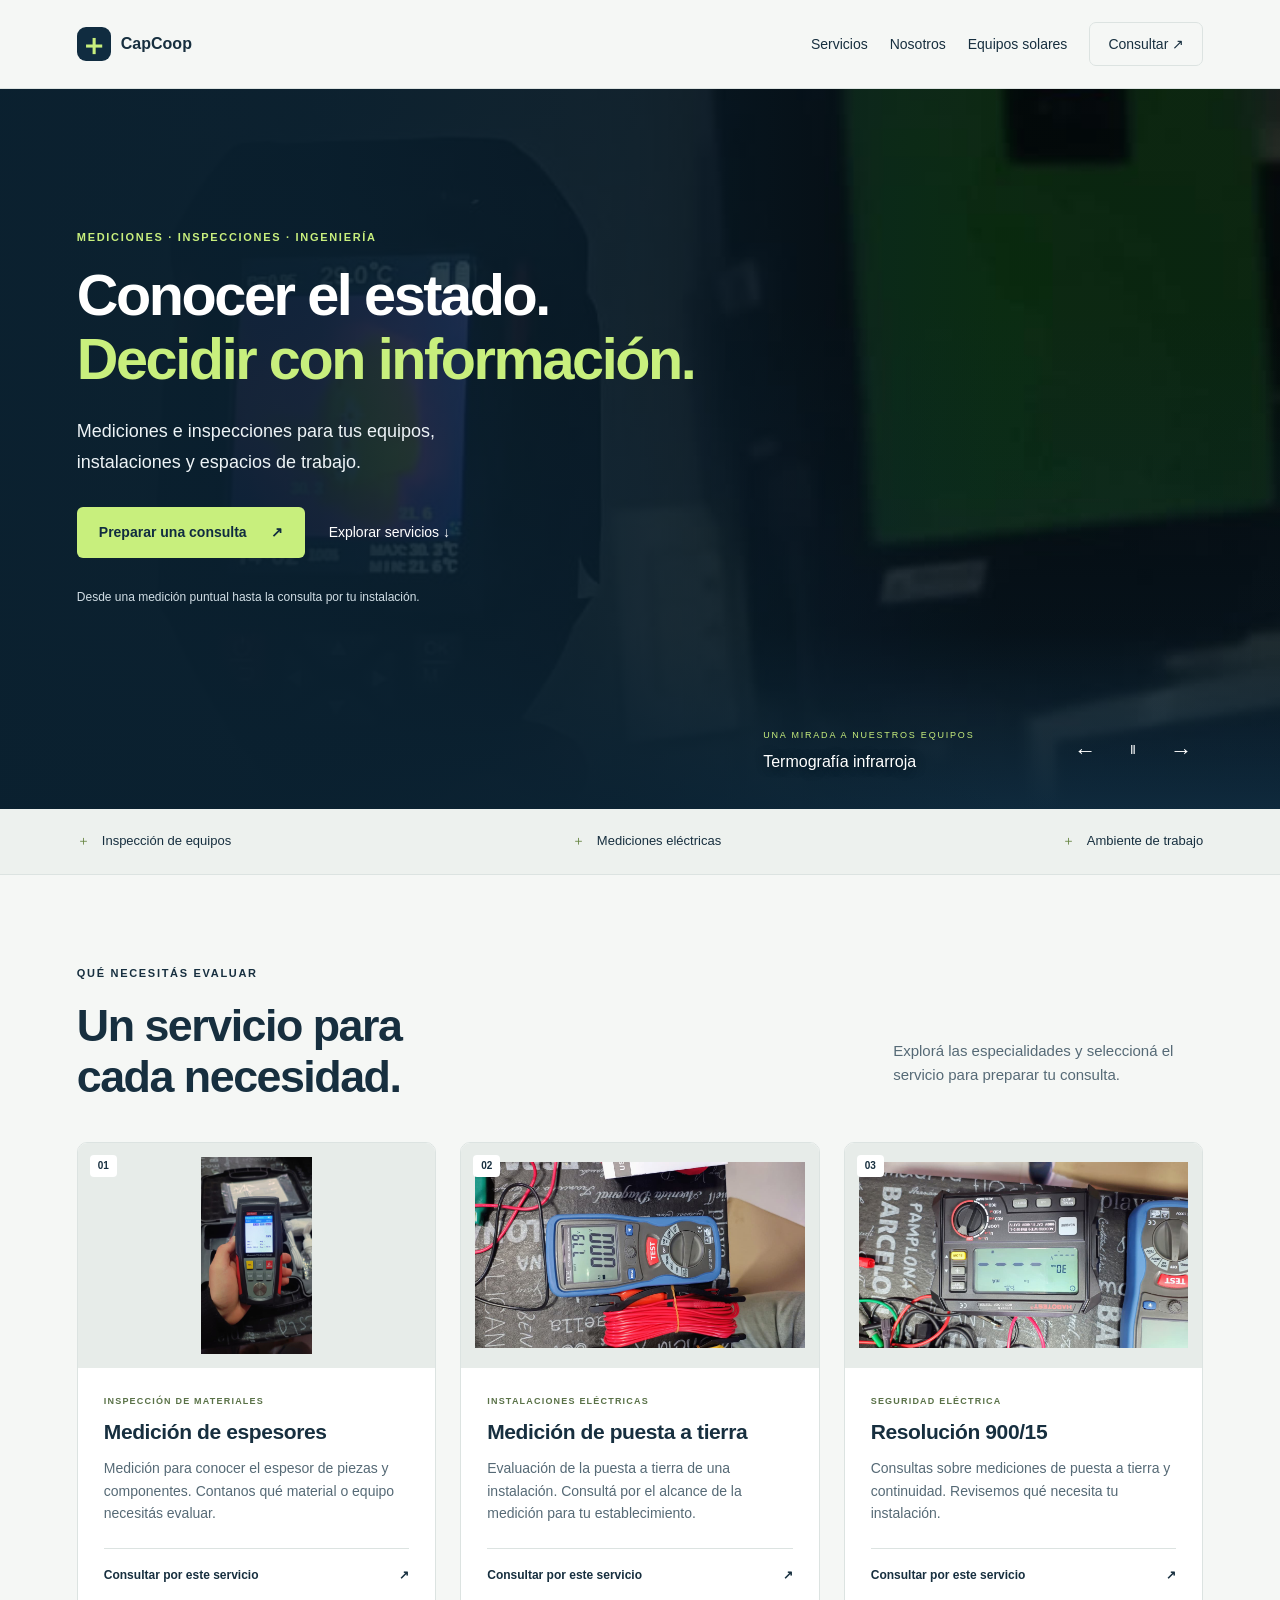
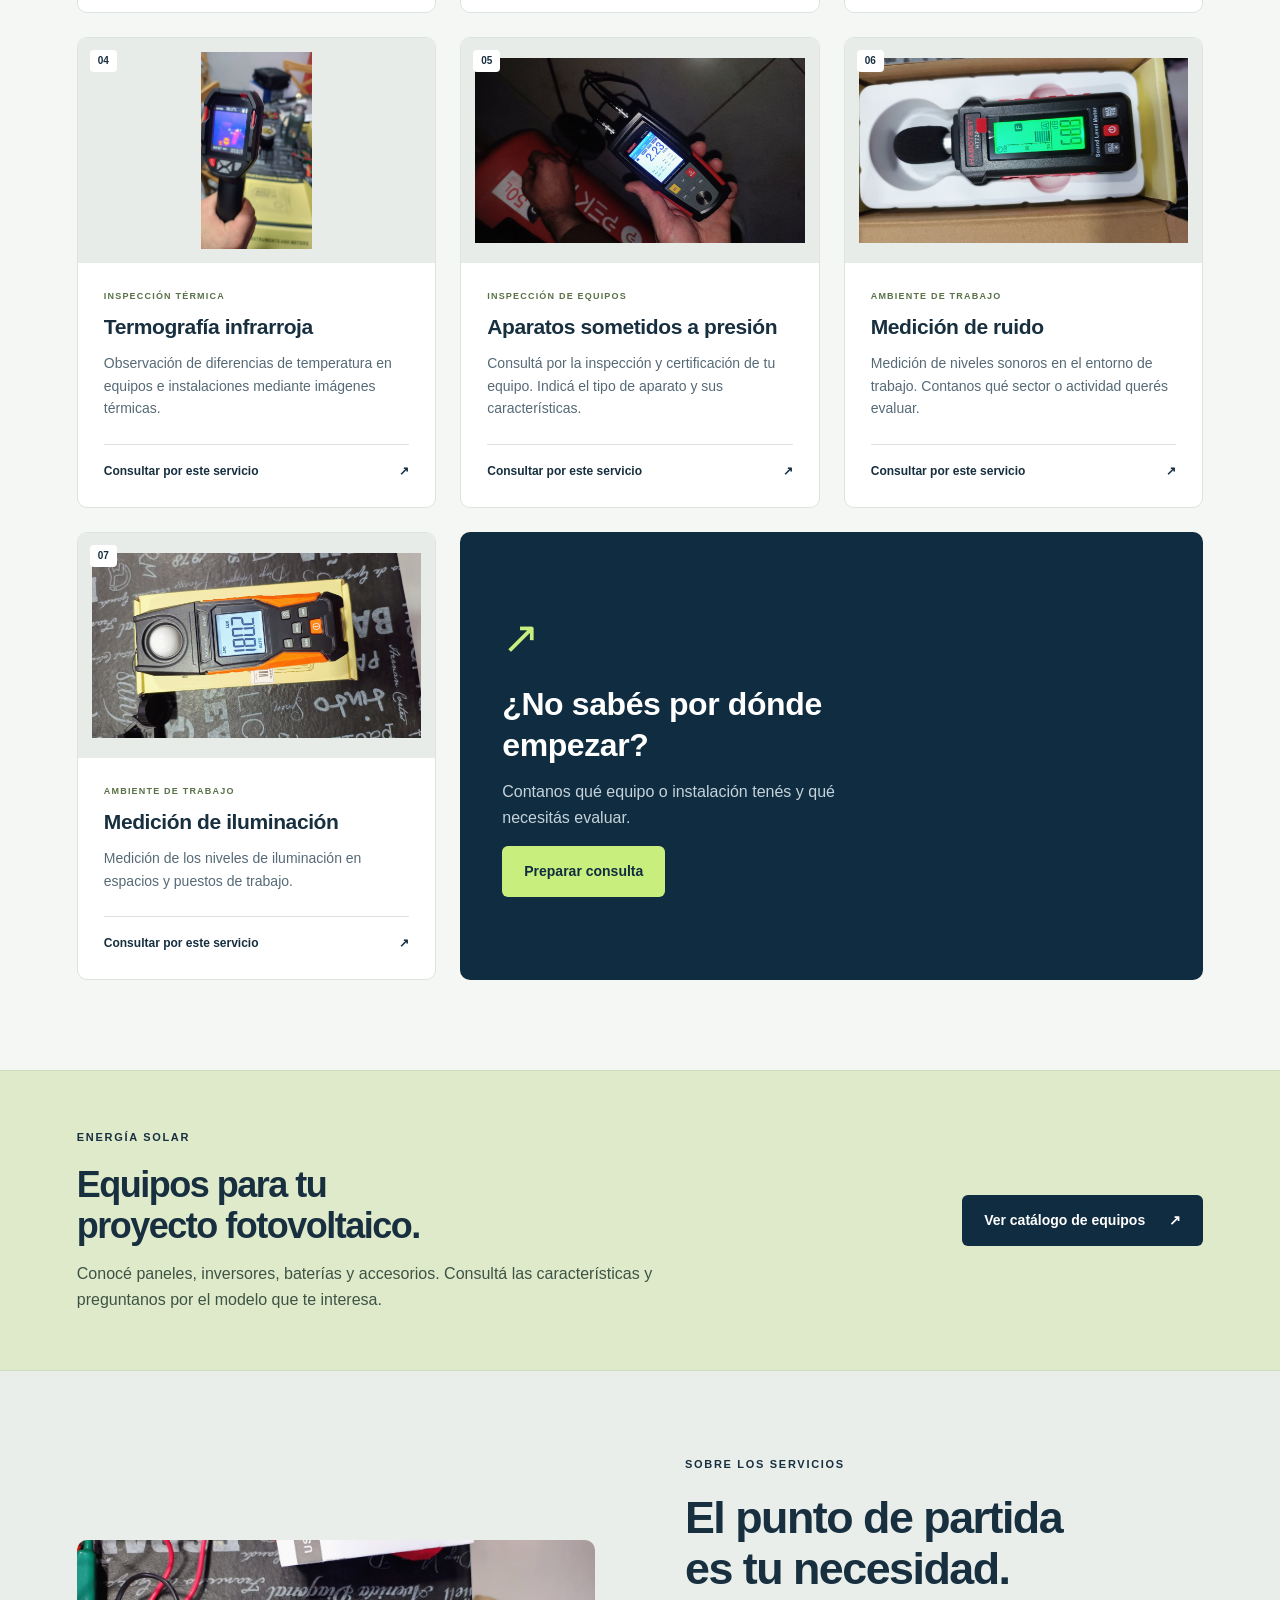
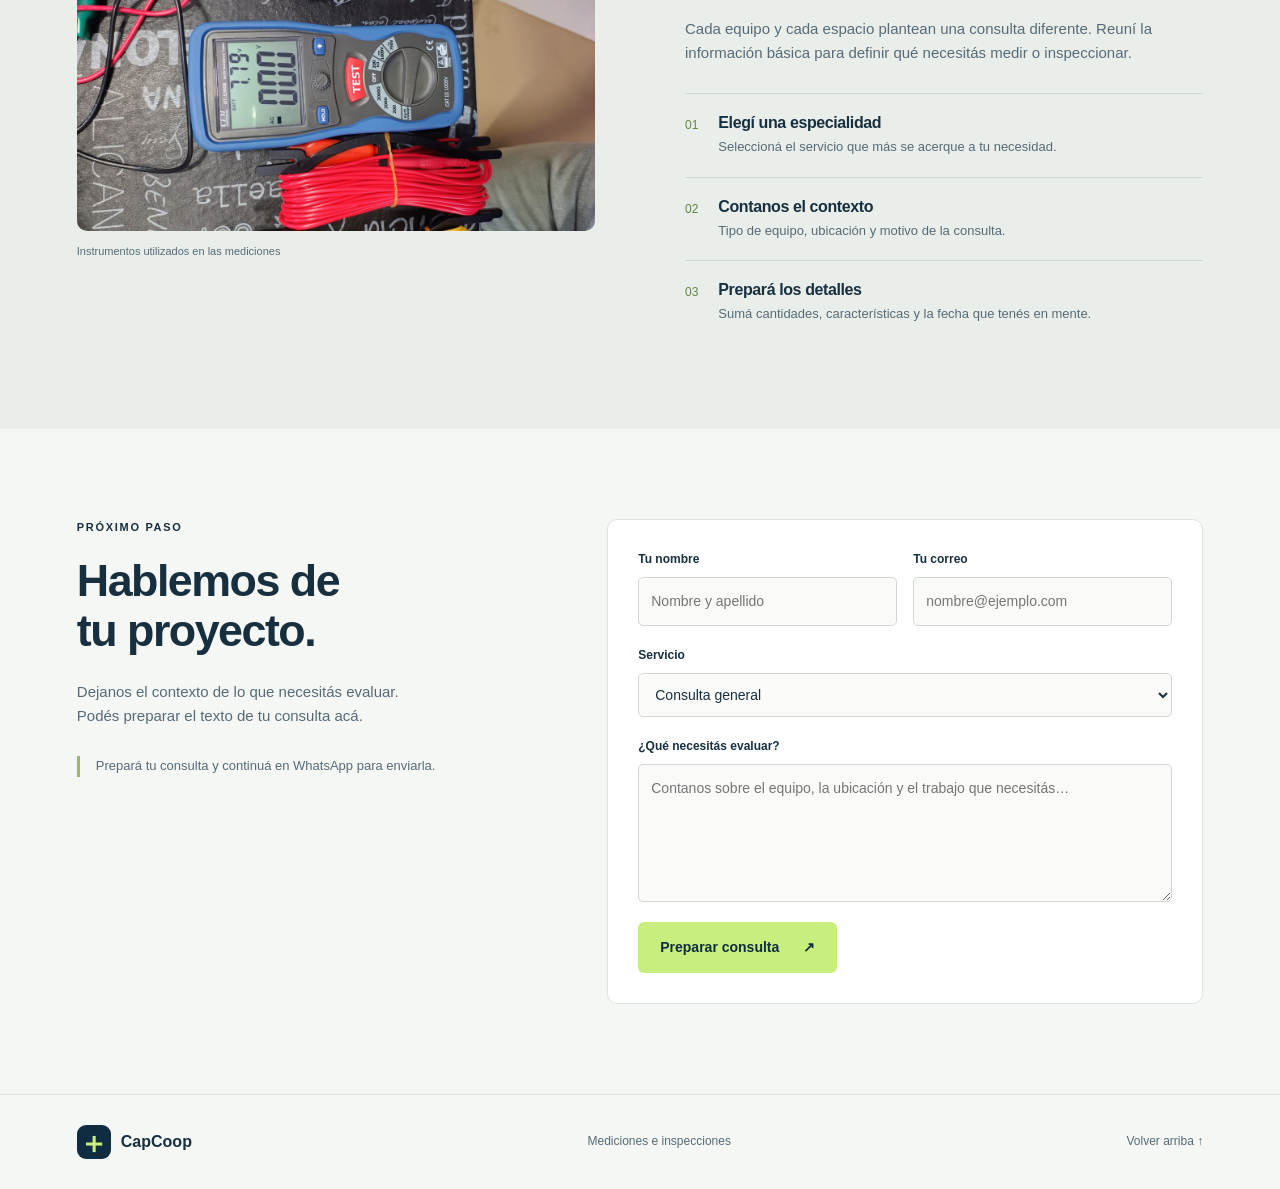
<file: index.html>
<!doctype html>
<html lang="es">
  <head>
    <meta charset="utf-8">
    <meta name="viewport" content="width=device-width,initial-scale=1">
    <meta name="description" content="Servicios de medición e inspección: espesores, puesta a tierra, termografía, ruido e iluminación.">
    <title>Servicios de ingeniería | Mediciones e inspecciones</title>
    <link rel="stylesheet" href="style.css">
    <link rel="stylesheet" href="galeria.css">
    <link rel="stylesheet" href="catalogo.css">
    <script src="config.js" defer></script>
    <script src="script.js" defer></script>
    <script src="galeria.js" defer></script>
  </head>
  <body>
    <a class="skip" href="#contenido">Ir al contenido</a>
    <header>
      <div class="wrap header-row">
        <a class="brand" href="#inicio" aria-label="Ir al inicio"><span class="brand-symbol" aria-hidden="true">＋</span><span data-company>Servicios de ingeniería</span></a>
        <nav aria-label="Principal">
          <a href="#servicios">Servicios</a>
          <a href="#nosotros">Nosotros</a>
          <a href="catalogo.html">Equipos solares</a>
          <a class="nav-cta" href="#contacto">Consultar <span aria-hidden="true">↗</span></a>
        </nav>
      </div>
    </header>
    <main id="contenido">
      <section class="hero" id="inicio">
        <div class="wrap hero-grid">
          <div class="hero-copy">
            <p class="eyebrow">MEDICIONES · INSPECCIONES · INGENIERÍA</p>
            <h1>Conocer el estado.<br><em>Decidir con información.</em></h1>
            <p class="hero-description">Mediciones e inspecciones para tus equipos, instalaciones y espacios de trabajo.</p>
            <div class="actions">
              <a class="button" href="#contacto">Preparar una consulta <span aria-hidden="true">↗</span></a>
              <a class="text-link" href="#servicios">Explorar servicios ↓</a>
            </div>
            <p class="hero-note">Desde una medición puntual hasta la consulta por tu instalación.</p>
          </div>
          <figure class="hero-photo">
            <img src="img/termografia.jpg" alt="Cámara infrarroja durante una inspección térmica" width="900" height="1600" fetchpriority="high">
            <figcaption><span class="dot"></span> Una mirada más allá de lo visible <span>TERMOGRAFÍA INFRARROJA</span></figcaption>
          </figure>
        </div>
      </section>
      <div class="specialties">
        <div class="wrap">
          <span>Inspección de equipos</span>
          <span>Mediciones eléctricas</span>
          <span>Ambiente de trabajo</span>
        </div>
      </div>
      <section class="section wrap" id="servicios">
        <div class="section-heading">
          <div>
            <p class="eyebrow">QUÉ NECESITÁS EVALUAR</p>
            <h2>Un servicio para<br>cada necesidad.</h2>
          </div>
          <p>Explorá las especialidades y seleccioná el servicio para preparar tu consulta.</p>
        </div>
        <div class="services">
          <article class="card">
            <div class="card-photo">
              <img src="img/espesores.jpg" alt="Medición de espesores" loading="lazy" width="1280" height="900">
              <span class="number">01</span>
            </div>
            <div class="card-body">
              <p class="eyebrow">Inspección de materiales</p>
              <h3>Medición de espesores</h3>
              <p>Medición para conocer el espesor de piezas y componentes. Contanos qué material o equipo necesitás evaluar.</p>
              <a class="service-link" href="#contacto" data-service="Medición de espesores">Consultar por este servicio <span aria-hidden="true">↗</span></a>
            </div>
          </article>
          <article class="card">
            <div class="card-photo">
              <img src="img/puesta-tierra.jpg" alt="Medición de puesta a tierra" loading="lazy" width="1280" height="900">
              <span class="number">02</span>
            </div>
            <div class="card-body">
              <p class="eyebrow">Instalaciones eléctricas</p>
              <h3>Medición de puesta a tierra</h3>
              <p>Evaluación de la puesta a tierra de una instalación. Consultá por el alcance de la medición para tu establecimiento.</p>
              <a class="service-link" href="#contacto" data-service="Medición de puesta a tierra">Consultar por este servicio <span aria-hidden="true">↗</span></a>
            </div>
          </article>
          <article class="card">
            <div class="card-photo">
              <img src="img/resolucion90015.jpg" alt="Resolución 900/15" loading="lazy" width="1280" height="900">
              <span class="number">03</span>
            </div>
            <div class="card-body">
              <p class="eyebrow">Seguridad eléctrica</p>
              <h3>Resolución 900/15</h3>
              <p>Consultas sobre mediciones de puesta a tierra y continuidad. Revisemos qué necesita tu instalación.</p>
              <a class="service-link" href="#contacto" data-service="Resolución 900/15">Consultar por este servicio <span aria-hidden="true">↗</span></a>
            </div>
          </article>
          <article class="card">
            <div class="card-photo">
              <img src="img/termografia.jpg" alt="Termografía infrarroja" loading="lazy" width="1280" height="900">
              <span class="number">04</span>
            </div>
            <div class="card-body">
              <p class="eyebrow">Inspección térmica</p>
              <h3>Termografía infrarroja</h3>
              <p>Observación de diferencias de temperatura en equipos e instalaciones mediante imágenes térmicas.</p>
              <a class="service-link" href="#contacto" data-service="Termografía infrarroja">Consultar por este servicio <span aria-hidden="true">↗</span></a>
            </div>
          </article>
          <article class="card">
            <div class="card-photo">
              <img src="img/aparatos-presion.jpg" alt="Medición de espesor sobre un extintor" loading="lazy" width="1280" height="900">
              <span class="number">05</span>
            </div>
            <div class="card-body">
              <p class="eyebrow">Inspección de equipos</p>
              <h3>Aparatos sometidos a presión</h3>
              <p>Consultá por la inspección y certificación de tu equipo. Indicá el tipo de aparato y sus características.</p>
              <a class="service-link" href="#contacto" data-service="Aparatos sometidos a presión">Consultar por este servicio <span aria-hidden="true">↗</span></a>
            </div>
          </article>
          <article class="card">
            <div class="card-photo">
              <img src="img/ruido.jpg" alt="Medición de ruido" loading="lazy" width="1280" height="900">
              <span class="number">06</span>
            </div>
            <div class="card-body">
              <p class="eyebrow">Ambiente de trabajo</p>
              <h3>Medición de ruido</h3>
              <p>Medición de niveles sonoros en el entorno de trabajo. Contanos qué sector o actividad querés evaluar.</p>
              <a class="service-link" href="#contacto" data-service="Medición de ruido">Consultar por este servicio <span aria-hidden="true">↗</span></a>
            </div>
          </article>
          <article class="card">
            <div class="card-photo">
              <img src="img/iluminacion.jpg" alt="Medición de iluminación" loading="lazy" width="1280" height="900">
              <span class="number">07</span>
            </div>
            <div class="card-body">
              <p class="eyebrow">Ambiente de trabajo</p>
              <h3>Medición de iluminación</h3>
              <p>Medición de los niveles de iluminación en espacios y puestos de trabajo.</p>
              <a class="service-link" href="#contacto" data-service="Medición de iluminación">Consultar por este servicio <span aria-hidden="true">↗</span></a>
            </div>
          </article>
          <aside class="help-card">
            <span aria-hidden="true">↗</span>
            <h3>¿No sabés por dónde empezar?</h3>
            <p>Contanos qué equipo o instalación tenés y qué necesitás evaluar.</p>
            <a href="#contacto" class="button">Preparar consulta</a>
          </aside>
        </div>
      </section>
      <section class="solar-promo" id="equipos-solares"><div class="wrap solar-promo-inner"><div><p class="eyebrow">ENERGÍA SOLAR</p><h2>Equipos para tu<br>proyecto fotovoltaico.</h2><p>Conocé paneles, inversores, baterías y accesorios. Consultá las características y preguntanos por el modelo que te interesa.</p></div><a class="button" href="catalogo.html">Ver catálogo de equipos <span aria-hidden="true">↗</span></a></div></section>
      <section class="about" id="nosotros">
        <div class="wrap about-grid">
          <figure>
            <img src="img/puesta-tierra.jpg" loading="lazy" width="1280" height="720" alt="Instrumento y accesorios para medir puesta a tierra">
            <figcaption>Instrumentos utilizados en las mediciones</figcaption>
          </figure>
          <div>
            <p class="eyebrow">SOBRE LOS SERVICIOS</p>
            <h2>El punto de partida<br>es tu necesidad.</h2>
            <p>Cada equipo y cada espacio plantean una consulta diferente. Reuní la información básica para definir qué necesitás medir o inspeccionar.</p>
            <ol class="steps">
              <li>
                <span>01</span>
                <div>
                  <h3>Elegí una especialidad</h3>
                  <p>Seleccioná el servicio que más se acerque a tu necesidad.</p>
                </div>
              </li>
              <li>
                <span>02</span>
                <div>
                  <h3>Contanos el contexto</h3>
                  <p>Tipo de equipo, ubicación y motivo de la consulta.</p>
                </div>
              </li>
              <li>
                <span>03</span>
                <div>
                  <h3>Prepará los detalles</h3>
                  <p>Sumá cantidades, características y la fecha que tenés en mente.</p>
                </div>
              </li>
            </ol>
          </div>
        </div>
      </section>
      <section class="section wrap contact" id="contacto">
        <div>
          <p class="eyebrow">PRÓXIMO PASO</p>
          <h2>Hablemos de<br>tu proyecto.</h2>
          <p>Dejanos el contexto de lo que necesitás evaluar. Podés preparar el texto de tu consulta acá.</p>
          <p class="contact-note" id="contactNote">El canal de contacto estará disponible próximamente. Por ahora, podés copiar tu consulta; no se enviará desde esta página.</p>
          <p id="area" hidden></p>
        </div>
        <form id="formContacto">
          <div class="field-pair">
            <label>Tu nombre<input id="nombre" name="nombre" autocomplete="name" placeholder="Nombre y apellido" required maxlength="120"></label>
            <label>Tu correo<input id="email" name="email" type="email" autocomplete="email" placeholder="nombre@ejemplo.com" required maxlength="200"></label>
          </div>
          <label>Servicio<select id="servicio" name="servicio"><option>Consulta general</option><option>Medición de espesores</option><option>Medición de puesta a tierra</option><option>Resolución 900/15</option><option>Termografía infrarroja</option><option>Aparatos sometidos a presión</option><option>Medición de ruido</option><option>Medición de iluminación</option></select></label>
          <label>¿Qué necesitás evaluar?<textarea id="mensaje" name="mensaje" placeholder="Contanos sobre el equipo, la ubicación y el trabajo que necesitás…" required minlength="10" maxlength="4000" rows="5"></textarea></label>
          <button class="button" type="submit" id="submitButton">Preparar consulta <span aria-hidden="true">↗</span></button>
          <div id="draft" hidden>
            <label>Tu consulta lista para copiar<textarea id="consulta" readonly rows="7"></textarea></label>
            <div class="draft-actions">
              <button type="button" class="button secondary" id="copyButton">Copiar texto</button>
              <a id="sendLink" class="button" hidden>Continuar</a>
            </div>
          </div>
          <p id="status" role="status" aria-live="polite"></p>
        </form>
      </section>
    </main>
    <footer>
      <div class="wrap footer-row">
        <a href="#inicio" class="brand"><span class="brand-symbol" aria-hidden="true">＋</span><span data-company>Servicios de ingeniería</span></a>
        <p>Mediciones e inspecciones</p>
        <a href="#inicio">Volver arriba ↑</a>
      </div>
    </footer>
    <a class="mobile-contact" href="#contacto">Preparar consulta ↗</a>
  </body>
</html>
</file>
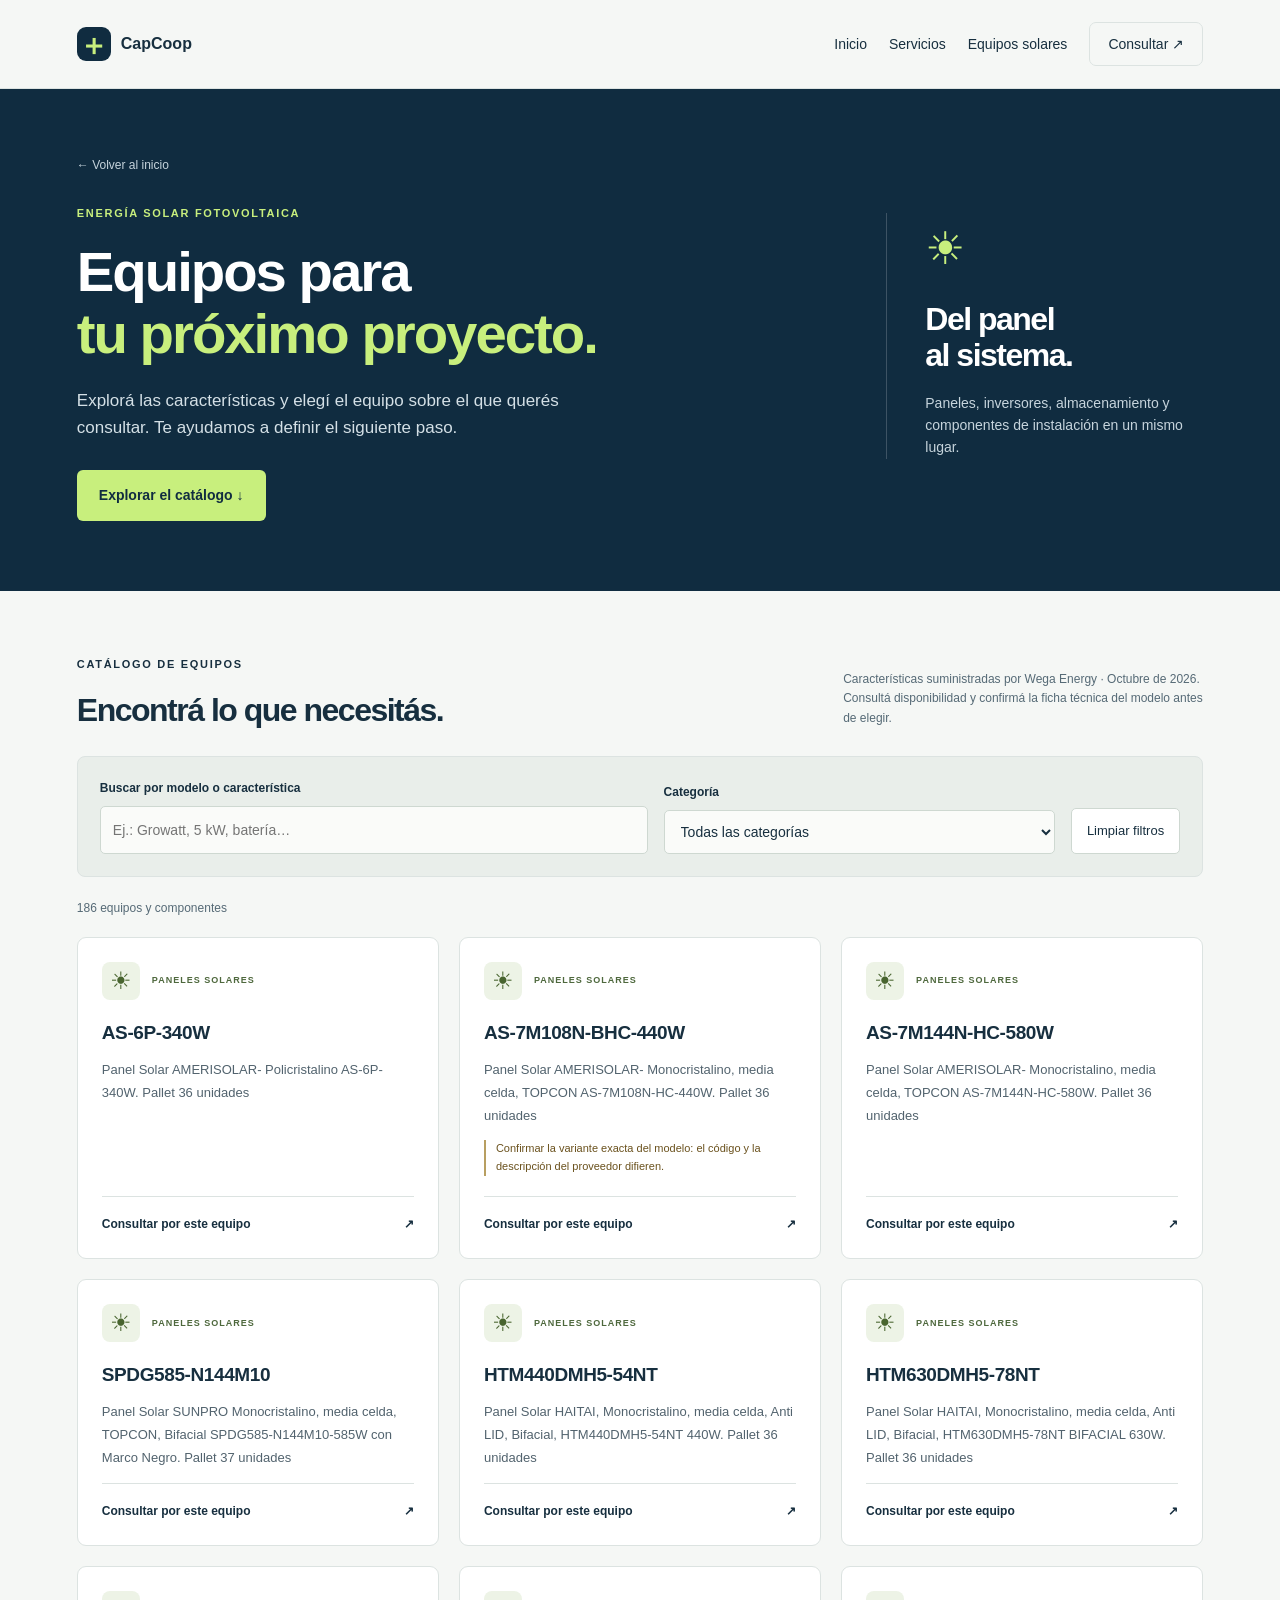
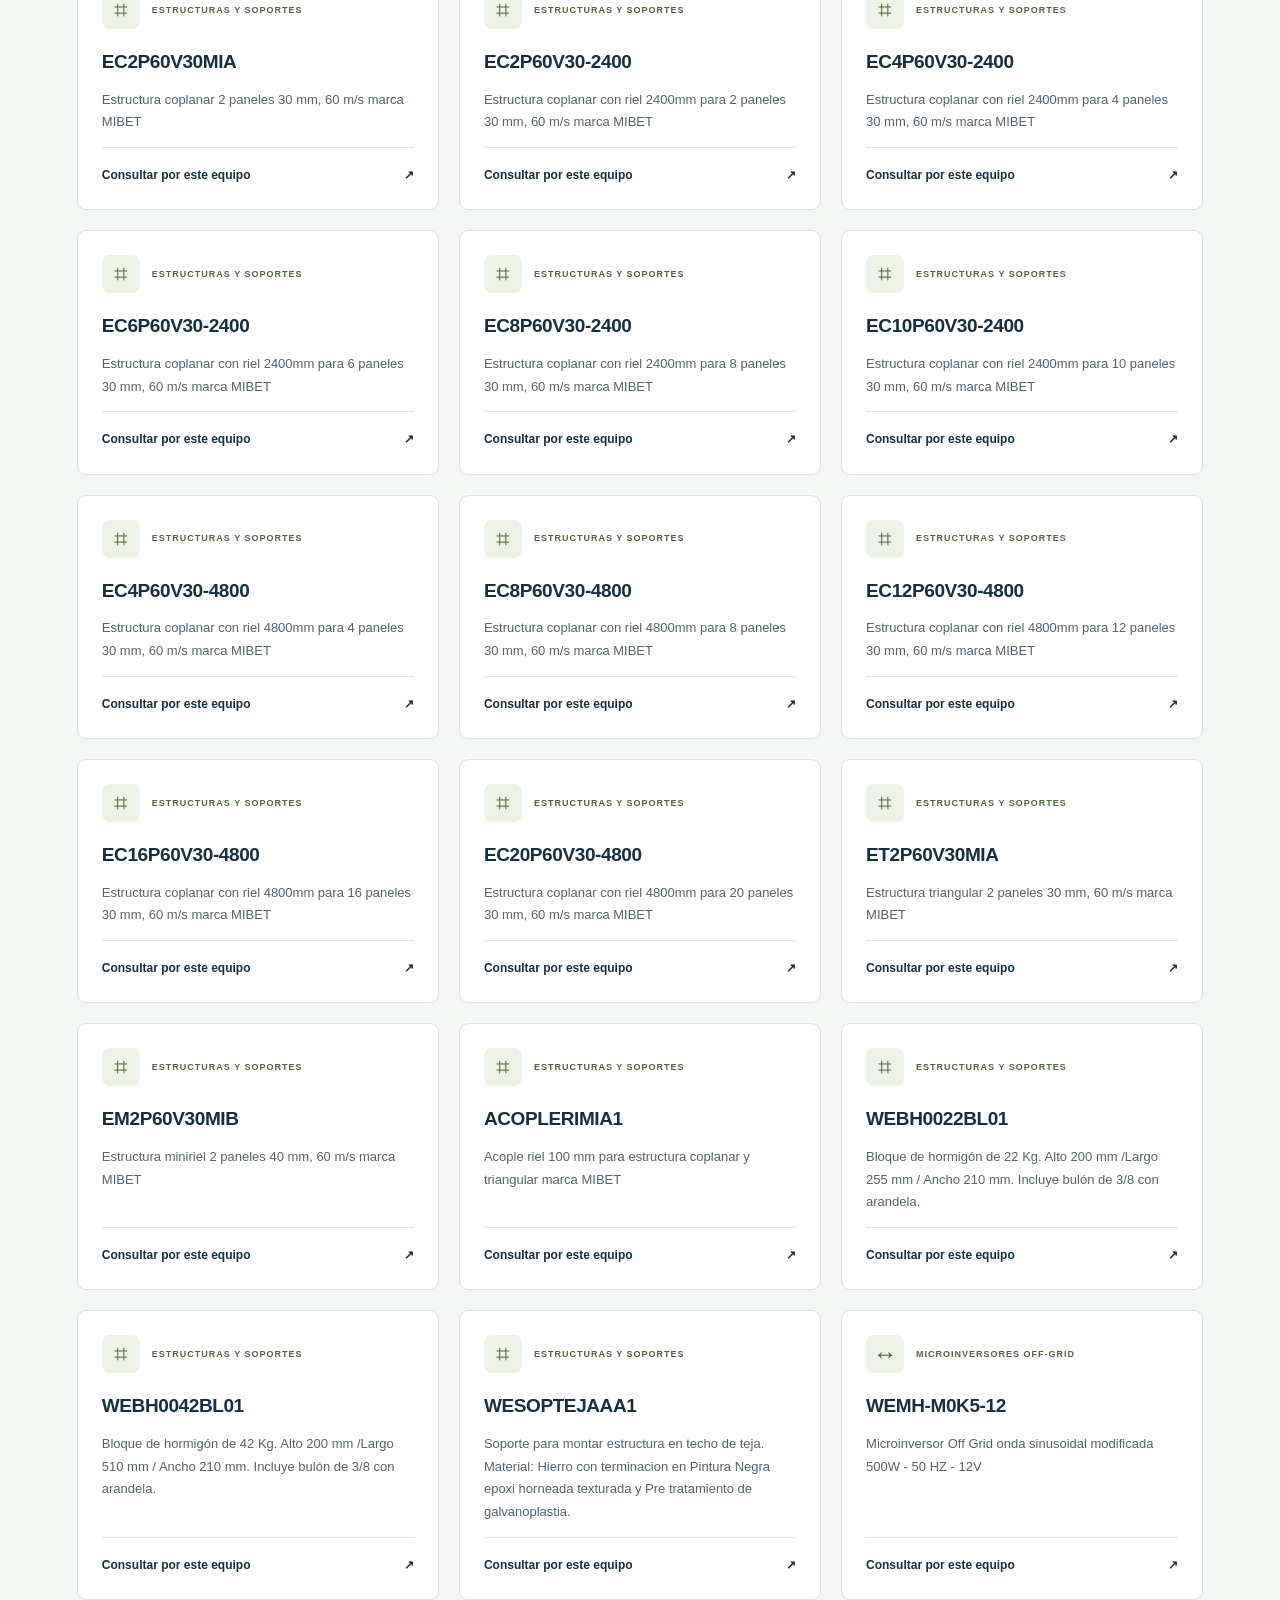
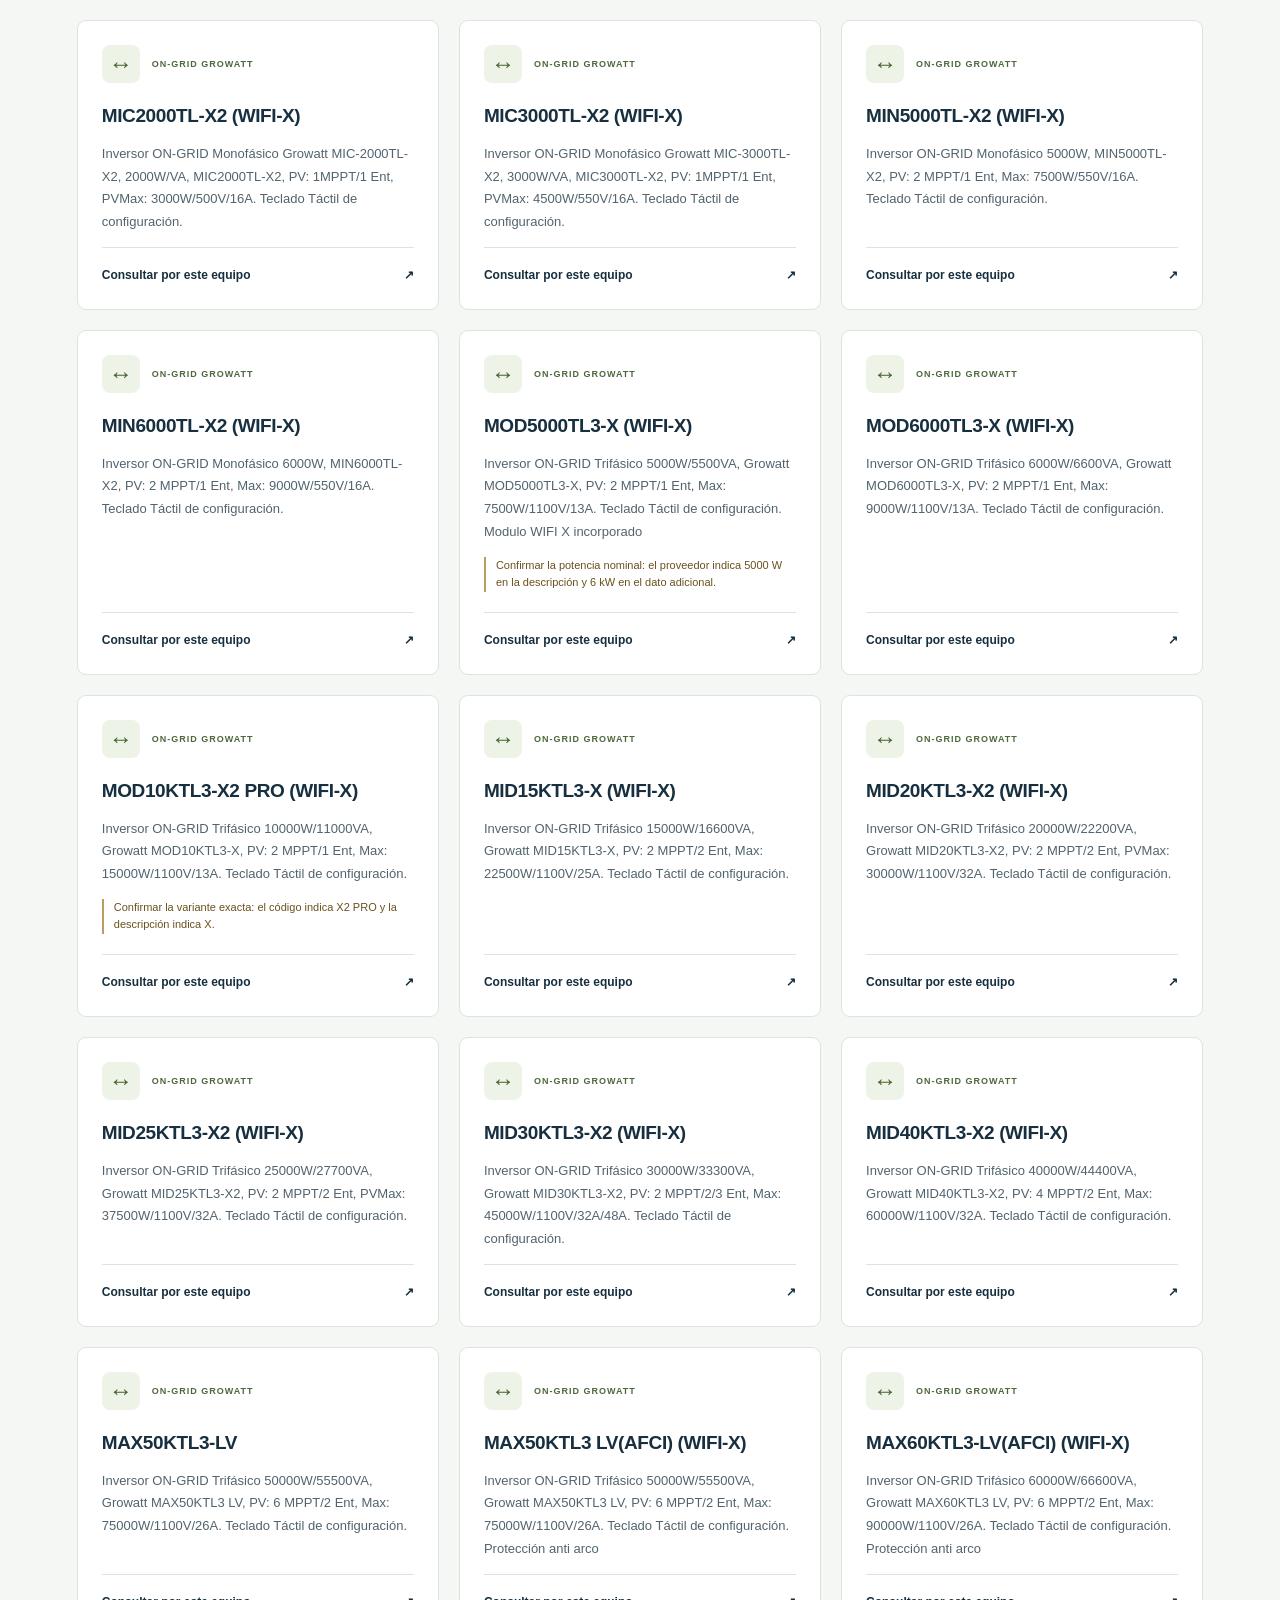
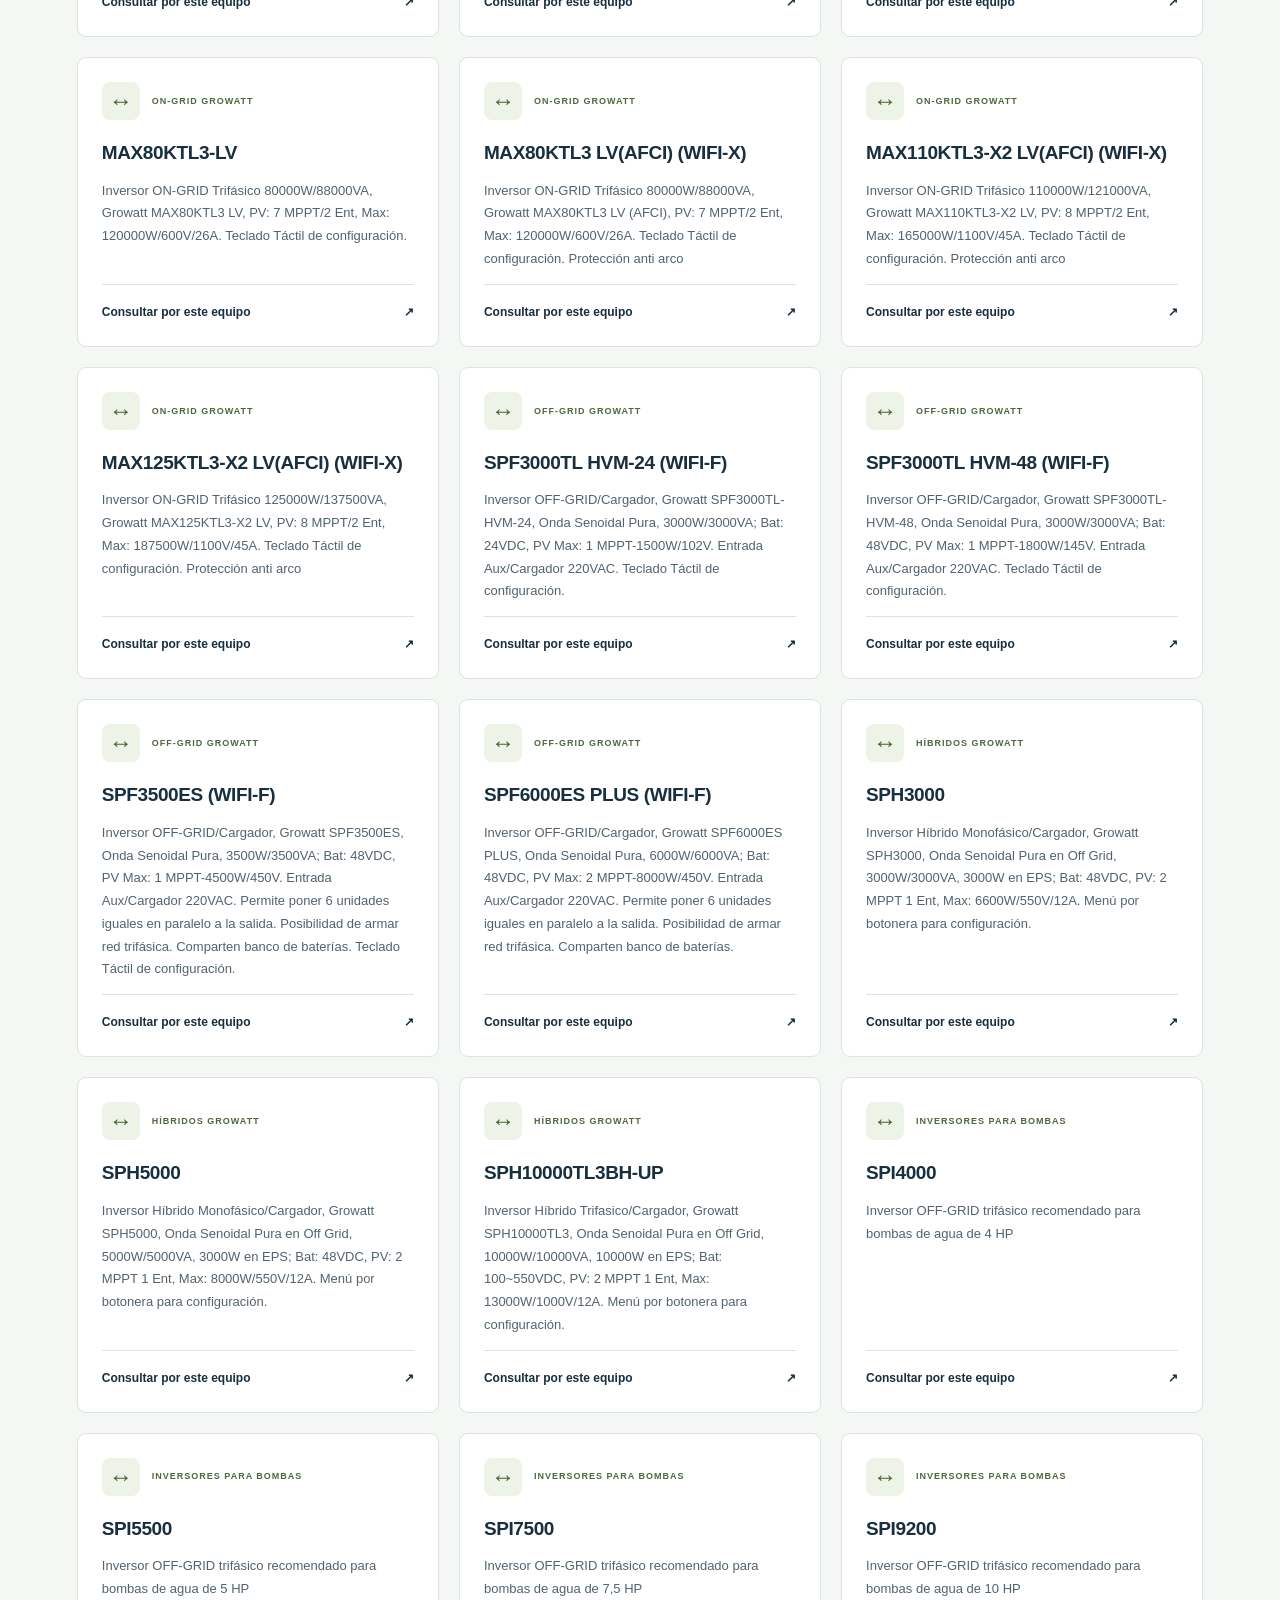
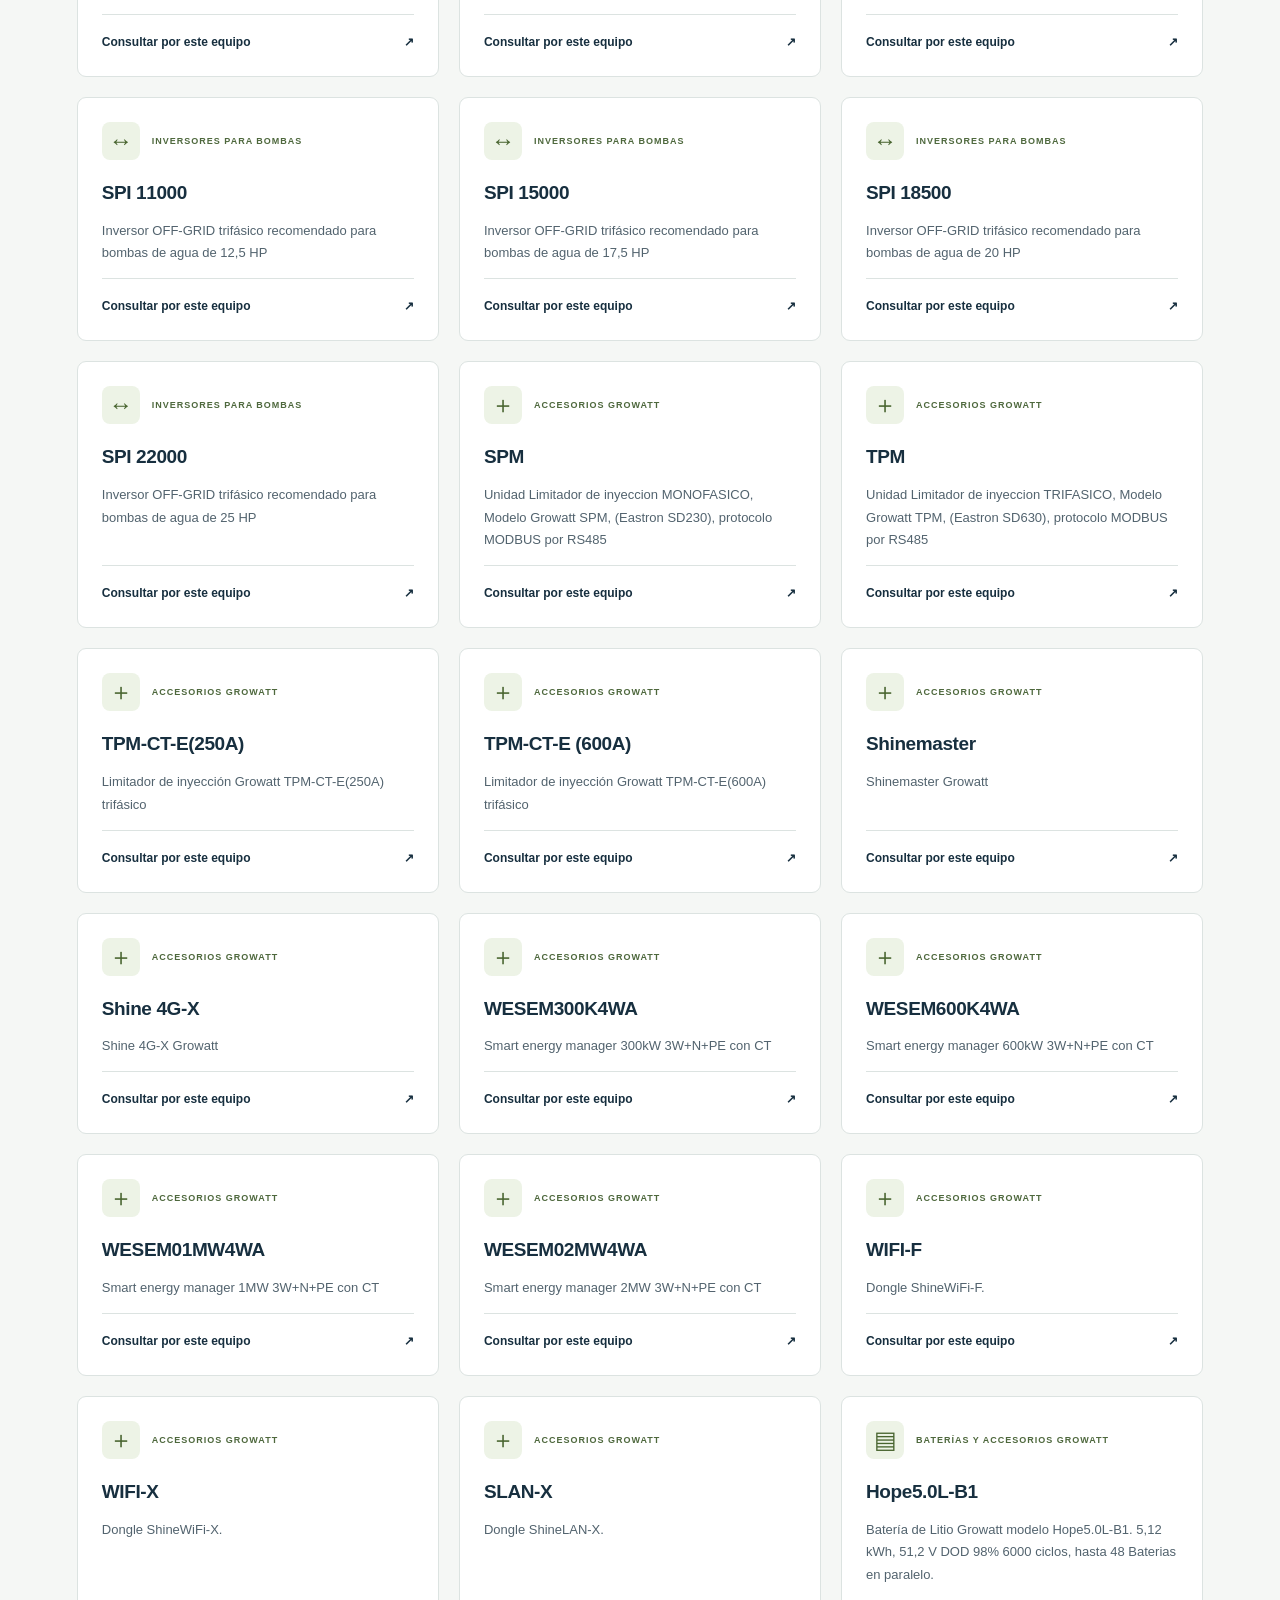
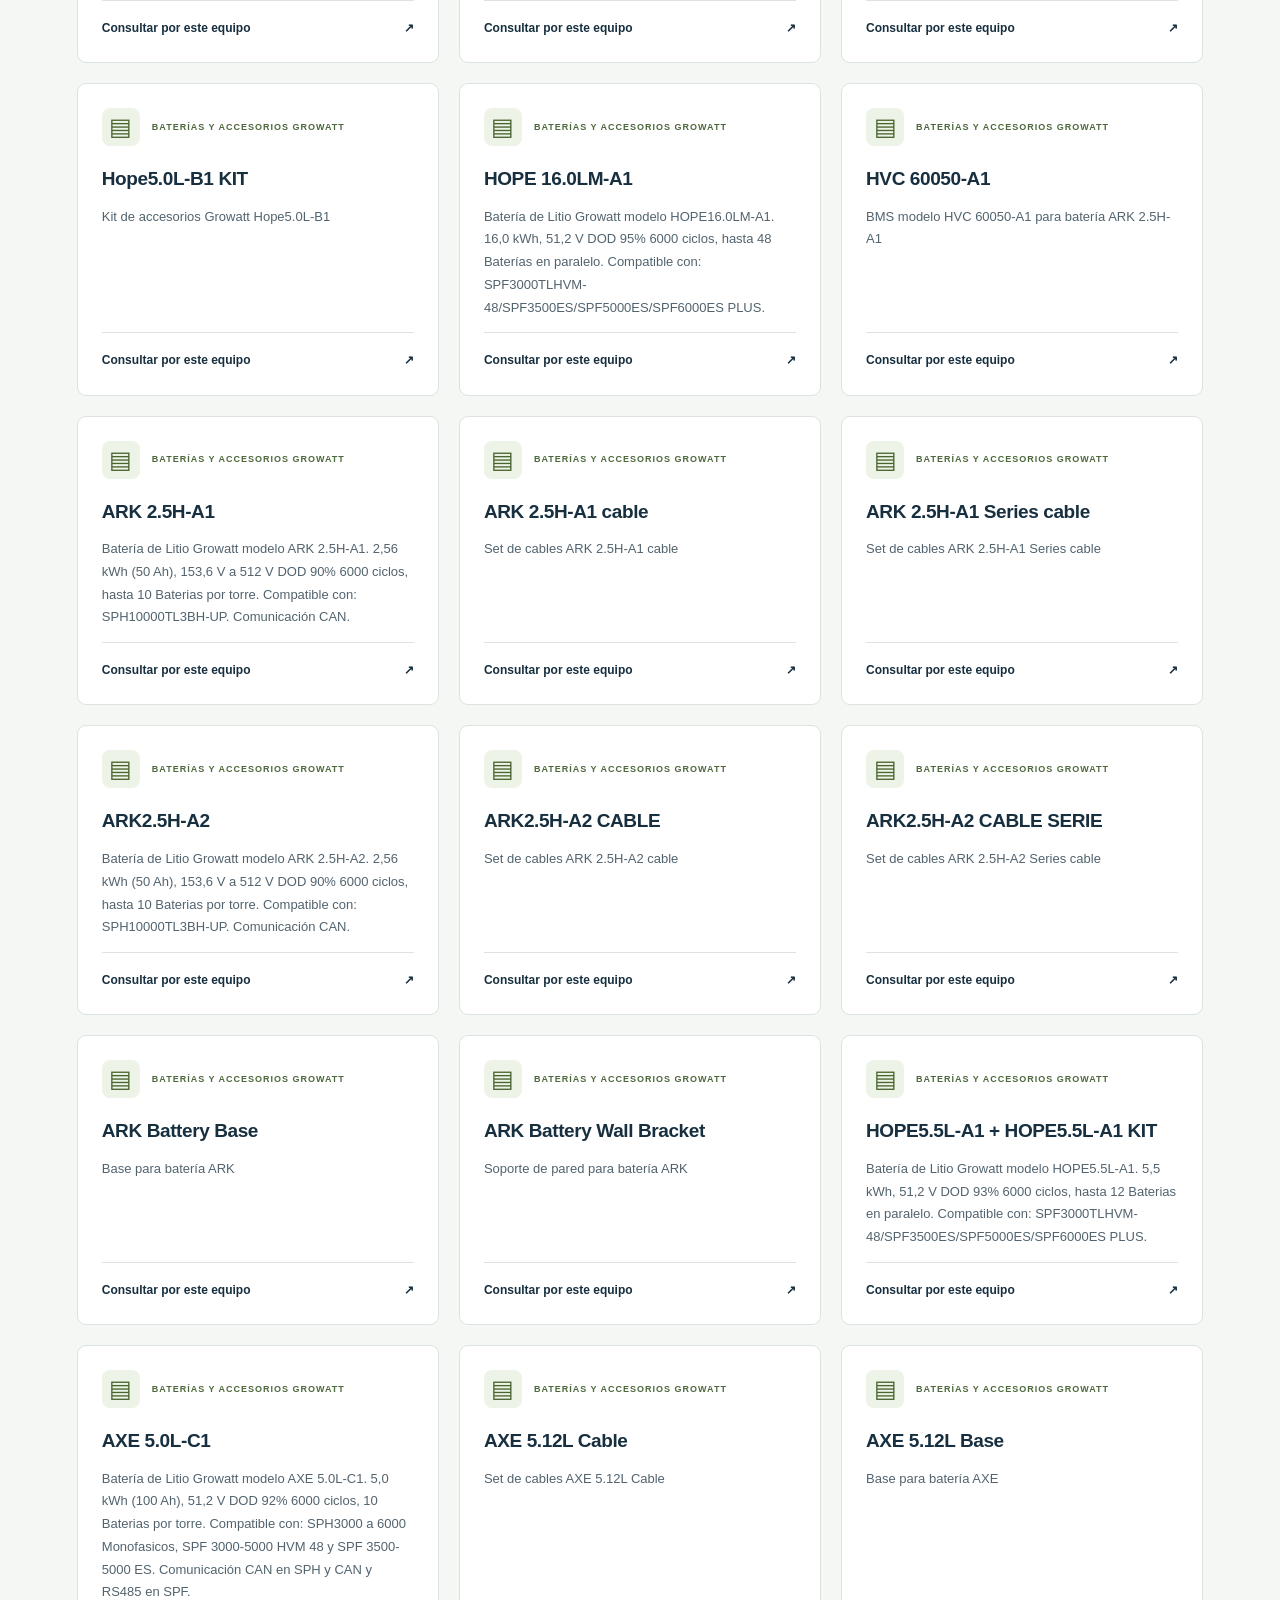
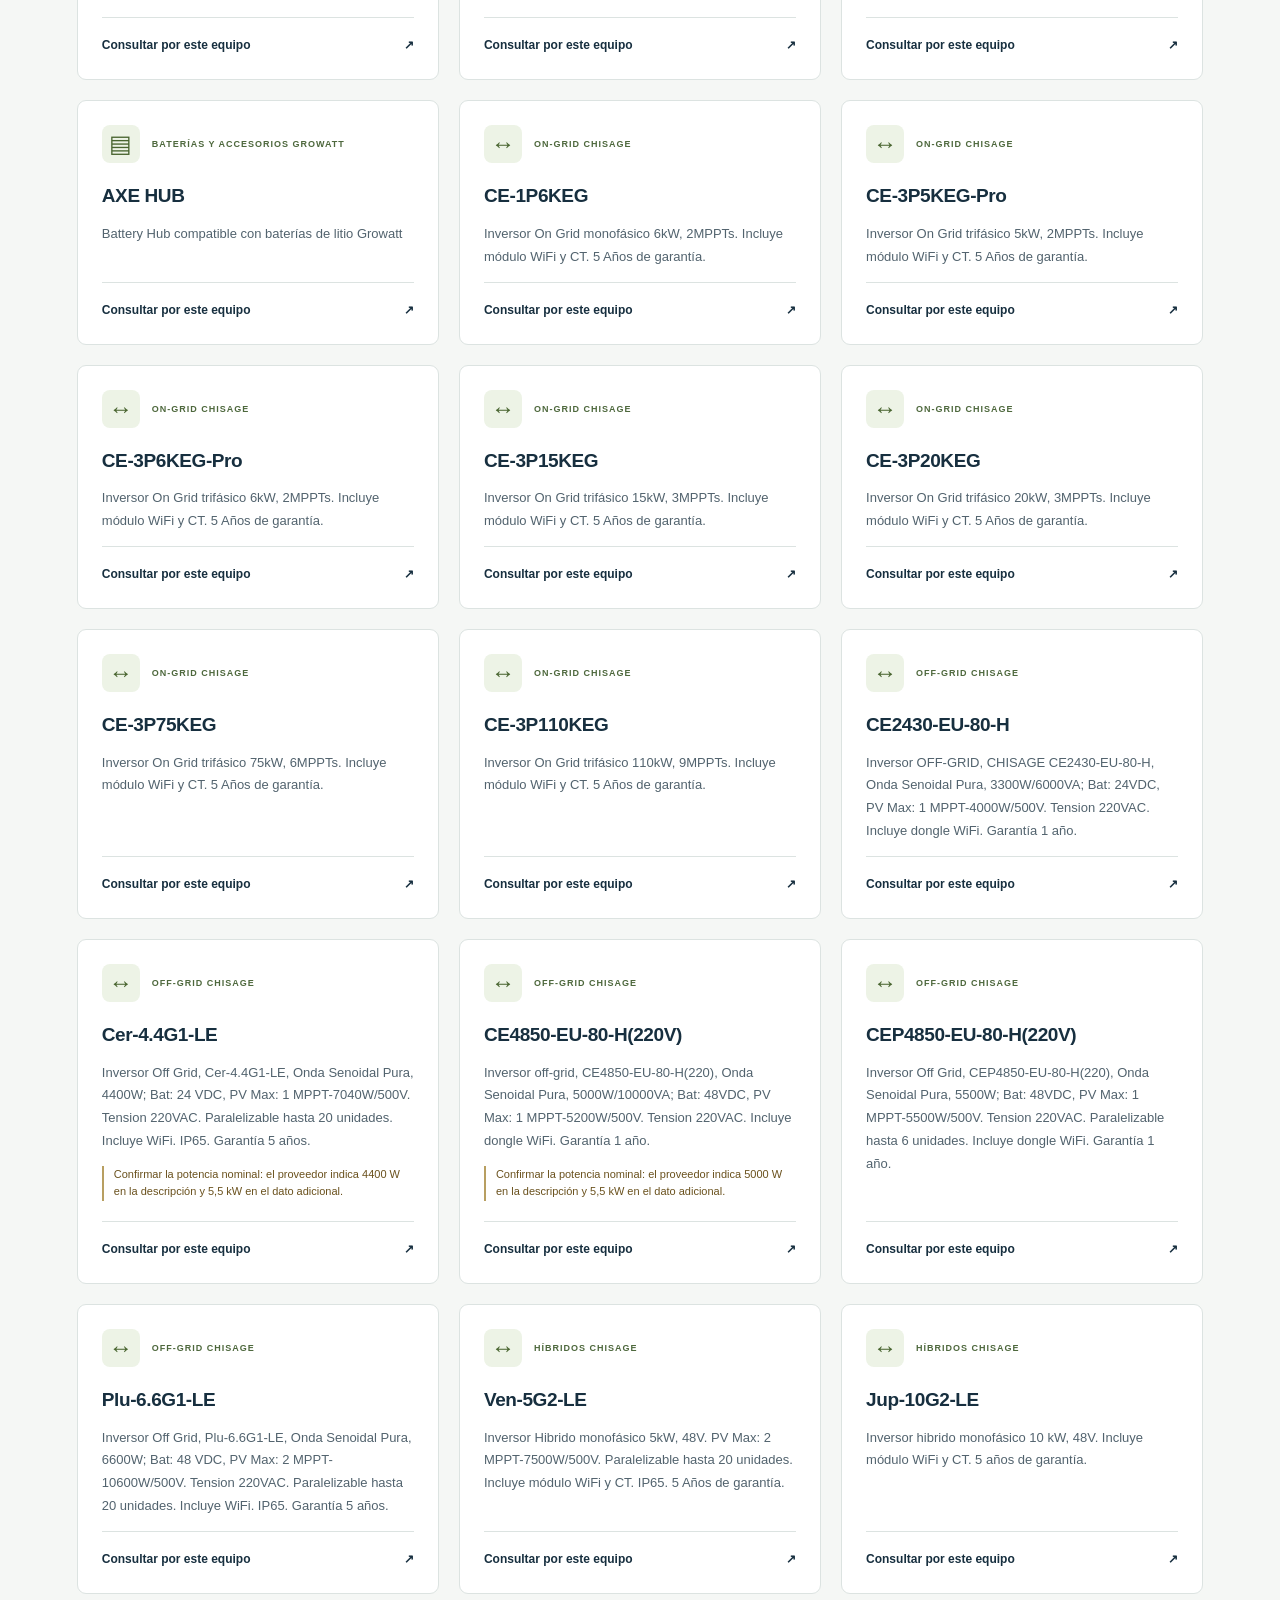
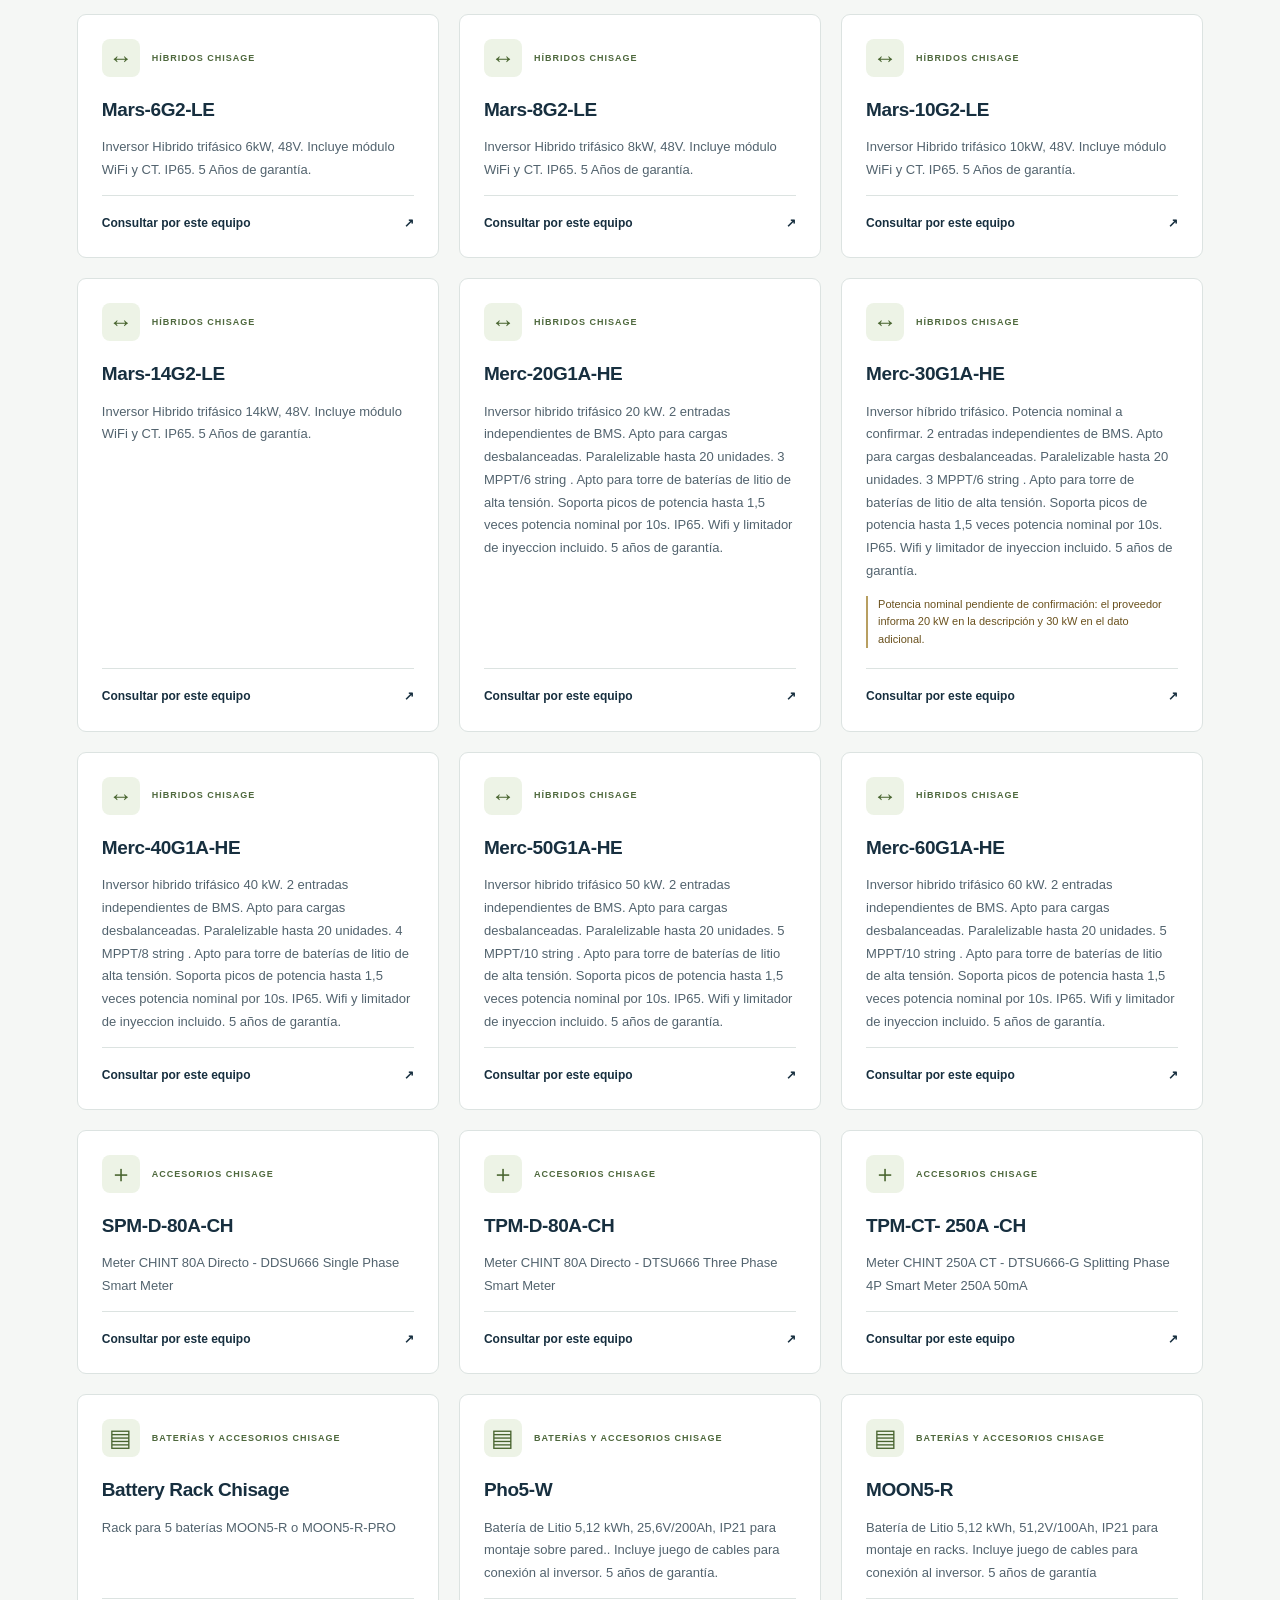
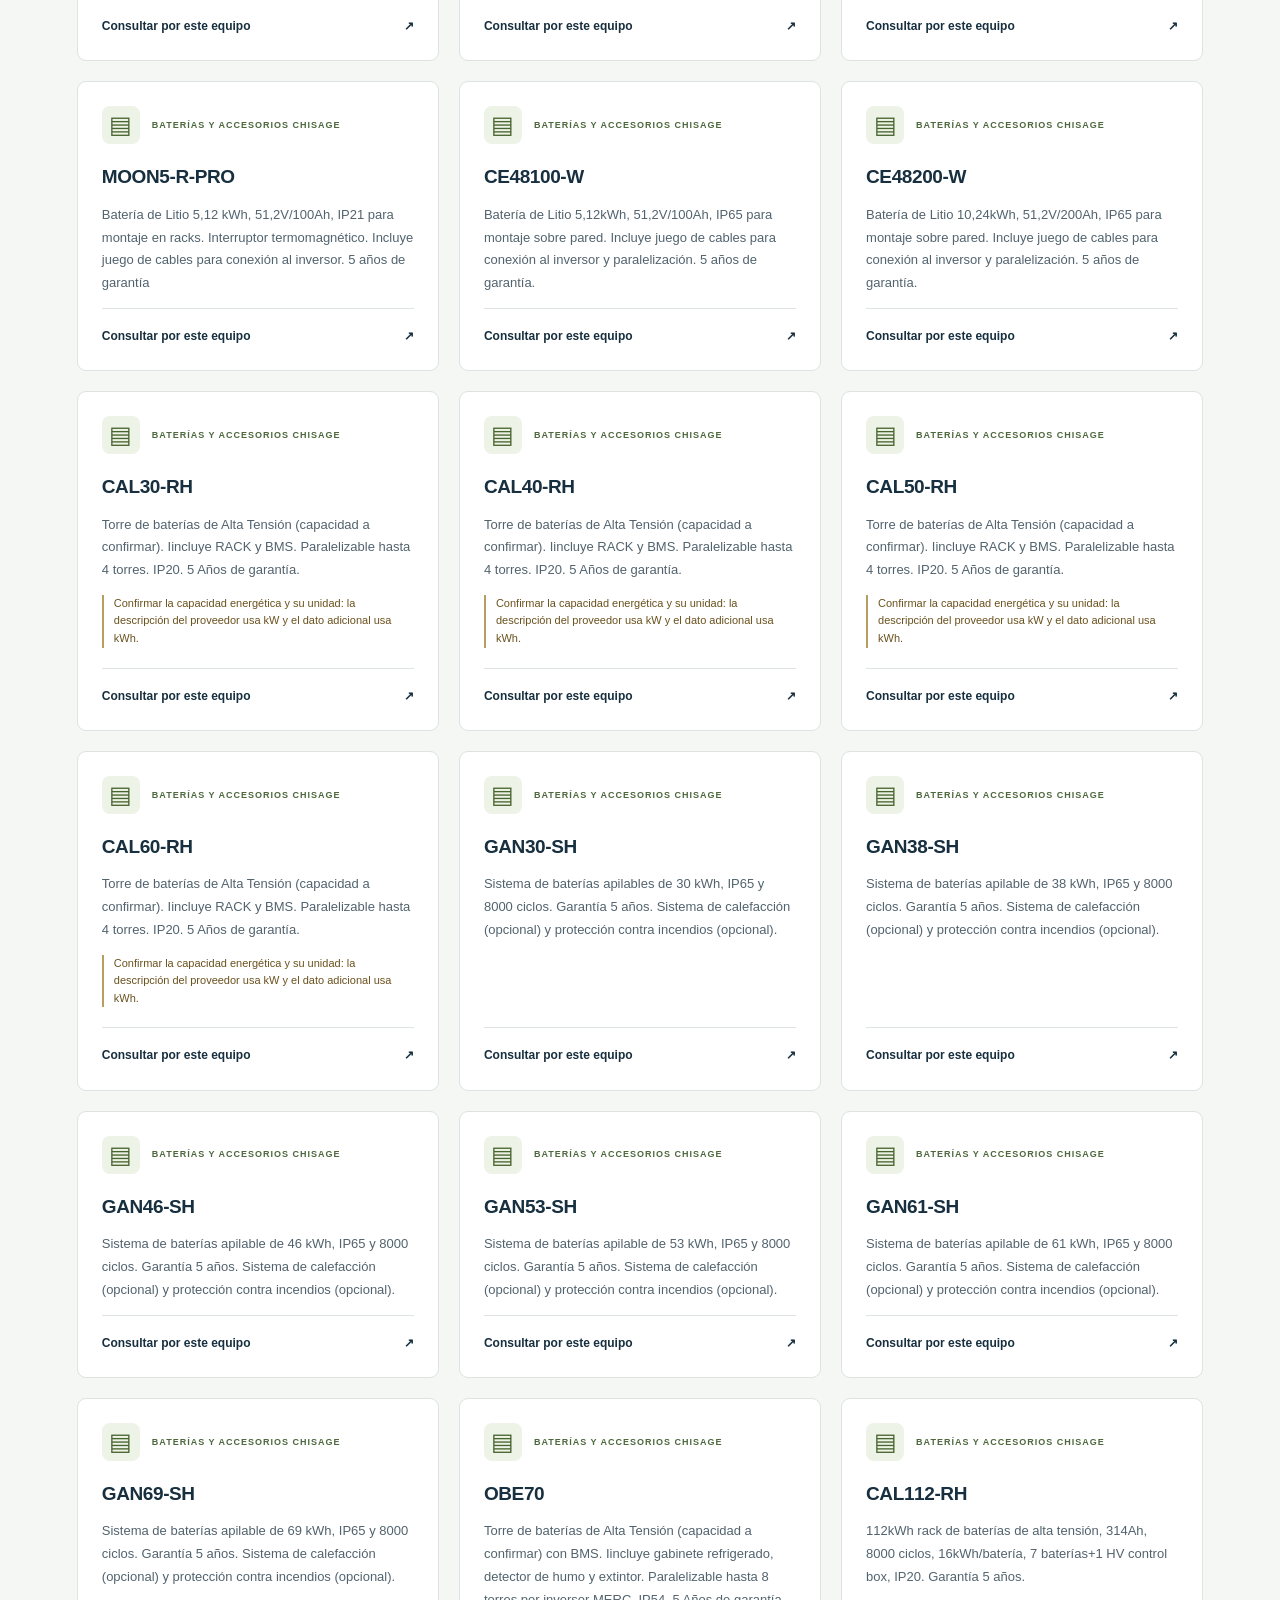
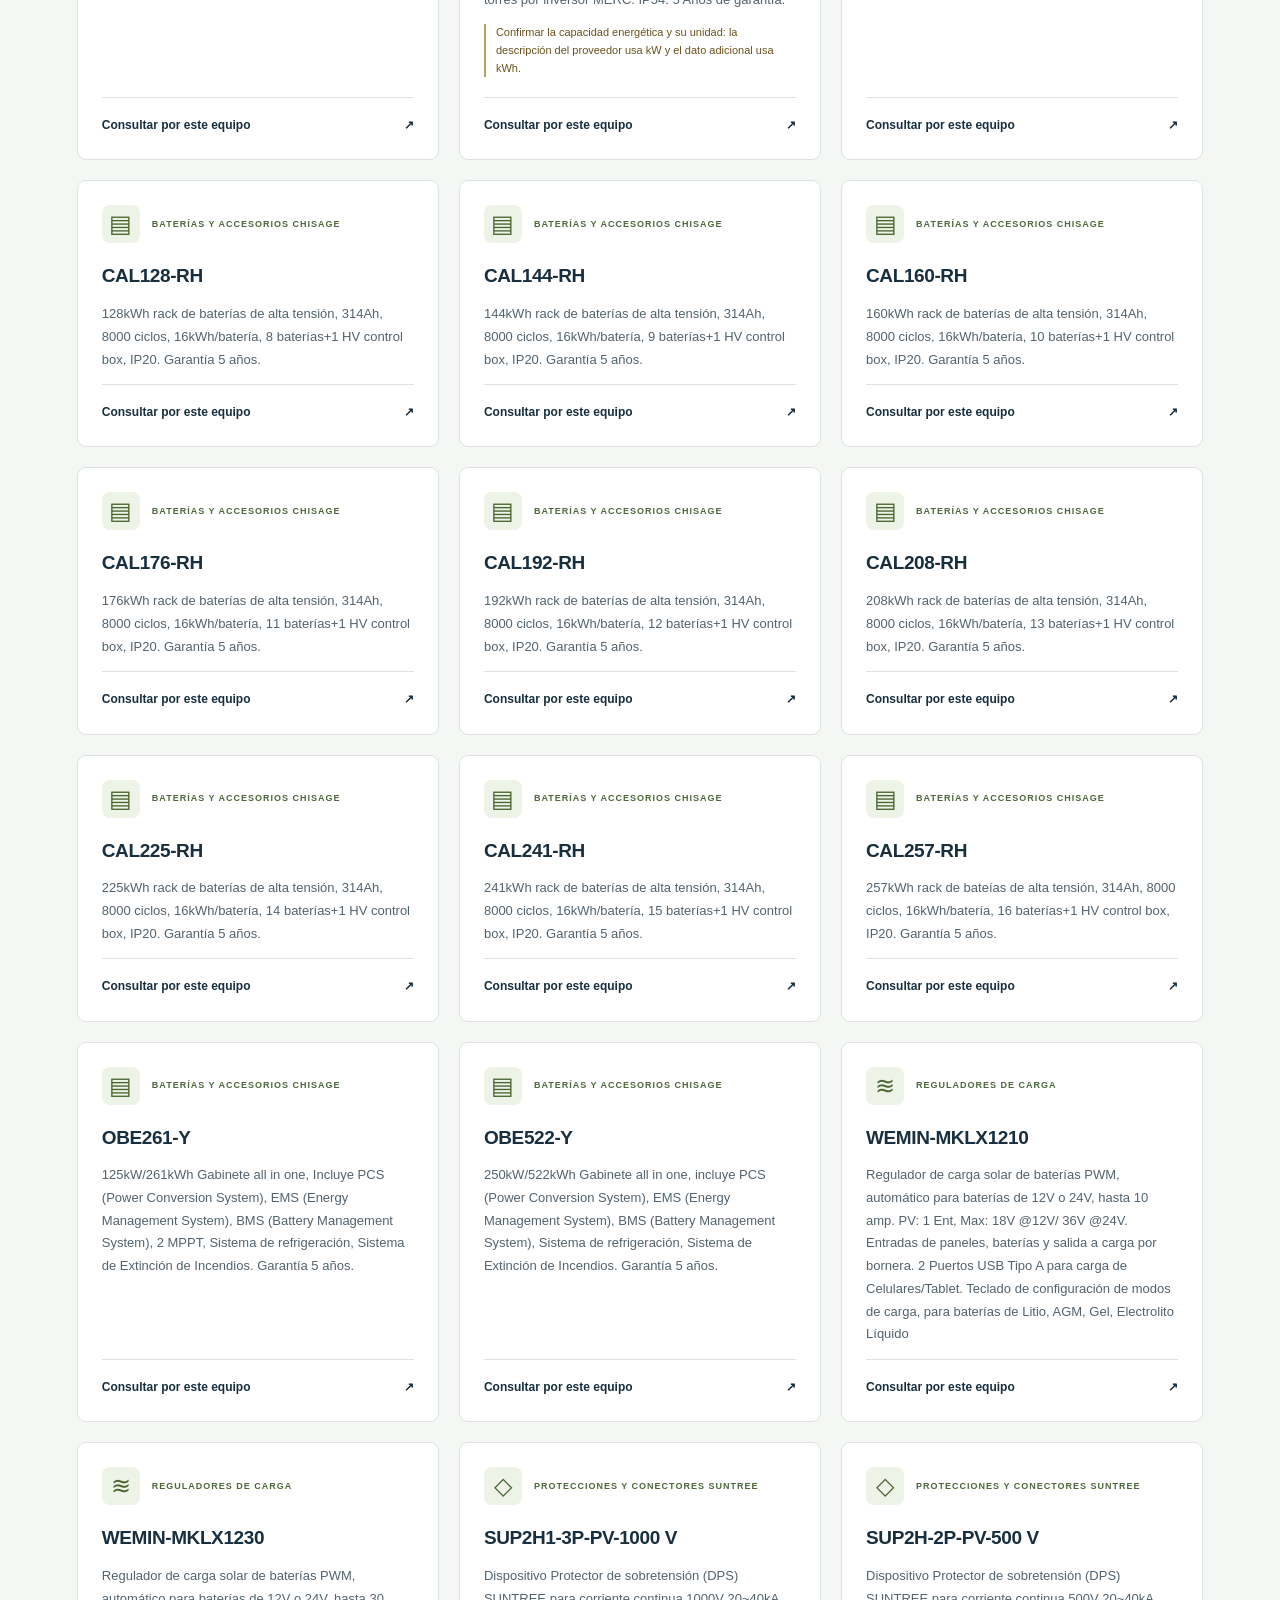
<file: catalogo.html>
<!doctype html>
<html lang="es">
<head>
 <meta charset="utf-8"><meta name="viewport" content="width=device-width,initial-scale=1">
 <meta name="description" content="Catálogo de equipos fotovoltaicos: paneles, inversores, baterías y accesorios. Consultá las características y pedí asesoramiento por modelo.">
 <title>Equipos fotovoltaicos | Catálogo</title>
 <link rel="stylesheet" href="style.css"><link rel="stylesheet" href="catalogo.css">
 <script src="config.js" defer></script><script src="catalogo.js" defer></script>
</head>
<body class="solar-page">
 <a class="skip" href="#catalogo">Ir al catálogo</a>
 <header><div class="wrap header-row"><a class="brand" href="index.html"><span class="brand-symbol" aria-hidden="true">＋</span><span data-company>Servicios de ingeniería</span></a><nav aria-label="Principal"><a href="index.html">Inicio</a><a href="index.html#servicios">Servicios</a><a href="#catalogo" aria-current="page">Equipos solares</a><a class="nav-cta" href="#consulta-equipo">Consultar ↗</a></nav></div></header>
 <main>
 <section class="solar-intro"><div class="wrap solar-intro-grid"><div><a class="back-link" href="index.html">← Volver al inicio</a><p class="eyebrow">ENERGÍA SOLAR FOTOVOLTAICA</p><h1>Equipos para<br><em>tu próximo proyecto.</em></h1><p>Explorá las características y elegí el equipo sobre el que querés consultar. Te ayudamos a definir el siguiente paso.</p><a class="button" href="#catalogo">Explorar el catálogo ↓</a></div><aside class="solar-intro-note"><span aria-hidden="true">☀</span><h2>Del panel<br>al sistema.</h2><p>Paneles, inversores, almacenamiento y componentes de instalación en un mismo lugar.</p></aside></div></section>
 <section class="wrap solar-list" id="catalogo"><div class="solar-heading"><div><p class="eyebrow">CATÁLOGO DE EQUIPOS</p><h2>Encontrá lo que necesitás.</h2></div><p>Características suministradas por Wega Energy · Octubre de 2026. Consultá disponibilidad y confirmá la ficha técnica del modelo antes de elegir.</p></div>
 <div class="solar-filters" id="solar-filters" hidden><label>Buscar por modelo o característica<input type="search" id="solar-search" placeholder="Ej.: Growatt, 5 kW, batería…" autocomplete="off"></label><label>Categoría<select id="solar-category"><option value="">Todas las categorías</option><option>Paneles solares</option><option>Estructuras</option><option>Inversores</option><option>Accesorios</option><option>Baterías</option><option>Reguladores</option><option>Protecciones</option></select></label><button type="button" class="solar-reset" id="solar-reset">Limpiar filtros</button></div>
 <p id="solar-results" class="solar-results" role="status">186 equipos y componentes</p><p id="solar-empty" hidden>No encontramos equipos con esos filtros. Probá con otro modelo o categoría.</p>
 <div class="solar-products"><article class="solar-product" id="equipo-27" data-category="Paneles solares">
 <div class="product-top"><span class="product-icon" aria-hidden="true">☀</span><p class="eyebrow">Paneles solares</p></div>
 <h3>AS-6P-340W</h3><p class="product-description">Panel Solar AMERISOLAR- Policristalino AS-6P-340W. Pallet 36 unidades</p>
 <a class="product-ask" href="#consulta-equipo" data-product="equipo-27">Consultar por este equipo <span aria-hidden="true">↗</span></a>
</article>
<article class="solar-product" id="equipo-28" data-category="Paneles solares">
 <div class="product-top"><span class="product-icon" aria-hidden="true">☀</span><p class="eyebrow">Paneles solares</p></div>
 <h3>AS-7M108N-BHC-440W</h3><p class="product-description">Panel Solar AMERISOLAR- Monocristalino, media celda, TOPCON AS-7M108N-HC-440W. Pallet 36 unidades</p><p class="product-note">Confirmar la variante exacta del modelo: el código y la descripción del proveedor difieren.</p>
 <a class="product-ask" href="#consulta-equipo" data-product="equipo-28">Consultar por este equipo <span aria-hidden="true">↗</span></a>
</article>
<article class="solar-product" id="equipo-29" data-category="Paneles solares">
 <div class="product-top"><span class="product-icon" aria-hidden="true">☀</span><p class="eyebrow">Paneles solares</p></div>
 <h3>AS-7M144N-HC-580W</h3><p class="product-description">Panel Solar AMERISOLAR- Monocristalino, media celda, TOPCON AS-7M144N-HC-580W. Pallet 36 unidades</p>
 <a class="product-ask" href="#consulta-equipo" data-product="equipo-29">Consultar por este equipo <span aria-hidden="true">↗</span></a>
</article>
<article class="solar-product" id="equipo-30" data-category="Paneles solares">
 <div class="product-top"><span class="product-icon" aria-hidden="true">☀</span><p class="eyebrow">Paneles solares</p></div>
 <h3>SPDG585-N144M10</h3><p class="product-description">Panel Solar SUNPRO Monocristalino, media celda, TOPCON, Bifacial SPDG585-N144M10-585W con Marco Negro. Pallet 37 unidades</p>
 <a class="product-ask" href="#consulta-equipo" data-product="equipo-30">Consultar por este equipo <span aria-hidden="true">↗</span></a>
</article>
<article class="solar-product" id="equipo-31" data-category="Paneles solares">
 <div class="product-top"><span class="product-icon" aria-hidden="true">☀</span><p class="eyebrow">Paneles solares</p></div>
 <h3>HTM440DMH5-54NT</h3><p class="product-description">Panel Solar HAITAI, Monocristalino, media celda, Anti LID, Bifacial, HTM440DMH5-54NT 440W. Pallet 36 unidades</p>
 <a class="product-ask" href="#consulta-equipo" data-product="equipo-31">Consultar por este equipo <span aria-hidden="true">↗</span></a>
</article>
<article class="solar-product" id="equipo-32" data-category="Paneles solares">
 <div class="product-top"><span class="product-icon" aria-hidden="true">☀</span><p class="eyebrow">Paneles solares</p></div>
 <h3>HTM630DMH5-78NT</h3><p class="product-description">Panel Solar HAITAI, Monocristalino, media celda, Anti LID, Bifacial, HTM630DMH5-78NT BIFACIAL 630W. Pallet 36 unidades</p>
 <a class="product-ask" href="#consulta-equipo" data-product="equipo-32">Consultar por este equipo <span aria-hidden="true">↗</span></a>
</article>
<article class="solar-product" id="equipo-36" data-category="Estructuras">
 <div class="product-top"><span class="product-icon" aria-hidden="true">⌗</span><p class="eyebrow">Estructuras y soportes</p></div>
 <h3>EC2P60V30MIA</h3><p class="product-description">Estructura coplanar 2 paneles 30 mm, 60 m/s marca MIBET</p>
 <a class="product-ask" href="#consulta-equipo" data-product="equipo-36">Consultar por este equipo <span aria-hidden="true">↗</span></a>
</article>
<article class="solar-product" id="equipo-37" data-category="Estructuras">
 <div class="product-top"><span class="product-icon" aria-hidden="true">⌗</span><p class="eyebrow">Estructuras y soportes</p></div>
 <h3>EC2P60V30-2400</h3><p class="product-description">Estructura coplanar con riel 2400mm para 2 paneles 30 mm, 60 m/s marca MIBET</p>
 <a class="product-ask" href="#consulta-equipo" data-product="equipo-37">Consultar por este equipo <span aria-hidden="true">↗</span></a>
</article>
<article class="solar-product" id="equipo-38" data-category="Estructuras">
 <div class="product-top"><span class="product-icon" aria-hidden="true">⌗</span><p class="eyebrow">Estructuras y soportes</p></div>
 <h3>EC4P60V30-2400</h3><p class="product-description">Estructura coplanar con riel 2400mm para 4 paneles 30 mm, 60 m/s marca MIBET</p>
 <a class="product-ask" href="#consulta-equipo" data-product="equipo-38">Consultar por este equipo <span aria-hidden="true">↗</span></a>
</article>
<article class="solar-product" id="equipo-39" data-category="Estructuras">
 <div class="product-top"><span class="product-icon" aria-hidden="true">⌗</span><p class="eyebrow">Estructuras y soportes</p></div>
 <h3>EC6P60V30-2400</h3><p class="product-description">Estructura coplanar con riel 2400mm para 6 paneles 30 mm, 60 m/s marca MIBET</p>
 <a class="product-ask" href="#consulta-equipo" data-product="equipo-39">Consultar por este equipo <span aria-hidden="true">↗</span></a>
</article>
<article class="solar-product" id="equipo-40" data-category="Estructuras">
 <div class="product-top"><span class="product-icon" aria-hidden="true">⌗</span><p class="eyebrow">Estructuras y soportes</p></div>
 <h3>EC8P60V30-2400</h3><p class="product-description">Estructura coplanar con riel 2400mm para 8 paneles 30 mm, 60 m/s marca MIBET</p>
 <a class="product-ask" href="#consulta-equipo" data-product="equipo-40">Consultar por este equipo <span aria-hidden="true">↗</span></a>
</article>
<article class="solar-product" id="equipo-41" data-category="Estructuras">
 <div class="product-top"><span class="product-icon" aria-hidden="true">⌗</span><p class="eyebrow">Estructuras y soportes</p></div>
 <h3>EC10P60V30-2400</h3><p class="product-description">Estructura coplanar con riel 2400mm para 10 paneles 30 mm, 60 m/s marca MIBET</p>
 <a class="product-ask" href="#consulta-equipo" data-product="equipo-41">Consultar por este equipo <span aria-hidden="true">↗</span></a>
</article>
<article class="solar-product" id="equipo-42" data-category="Estructuras">
 <div class="product-top"><span class="product-icon" aria-hidden="true">⌗</span><p class="eyebrow">Estructuras y soportes</p></div>
 <h3>EC4P60V30-4800</h3><p class="product-description">Estructura coplanar con riel 4800mm para 4 paneles 30 mm, 60 m/s marca MIBET</p>
 <a class="product-ask" href="#consulta-equipo" data-product="equipo-42">Consultar por este equipo <span aria-hidden="true">↗</span></a>
</article>
<article class="solar-product" id="equipo-43" data-category="Estructuras">
 <div class="product-top"><span class="product-icon" aria-hidden="true">⌗</span><p class="eyebrow">Estructuras y soportes</p></div>
 <h3>EC8P60V30-4800</h3><p class="product-description">Estructura coplanar con riel 4800mm para 8 paneles 30 mm, 60 m/s marca MIBET</p>
 <a class="product-ask" href="#consulta-equipo" data-product="equipo-43">Consultar por este equipo <span aria-hidden="true">↗</span></a>
</article>
<article class="solar-product" id="equipo-44" data-category="Estructuras">
 <div class="product-top"><span class="product-icon" aria-hidden="true">⌗</span><p class="eyebrow">Estructuras y soportes</p></div>
 <h3>EC12P60V30-4800</h3><p class="product-description">Estructura coplanar con riel 4800mm para 12 paneles 30 mm, 60 m/s marca MIBET</p>
 <a class="product-ask" href="#consulta-equipo" data-product="equipo-44">Consultar por este equipo <span aria-hidden="true">↗</span></a>
</article>
<article class="solar-product" id="equipo-45" data-category="Estructuras">
 <div class="product-top"><span class="product-icon" aria-hidden="true">⌗</span><p class="eyebrow">Estructuras y soportes</p></div>
 <h3>EC16P60V30-4800</h3><p class="product-description">Estructura coplanar con riel 4800mm para 16 paneles 30 mm, 60 m/s marca MIBET</p>
 <a class="product-ask" href="#consulta-equipo" data-product="equipo-45">Consultar por este equipo <span aria-hidden="true">↗</span></a>
</article>
<article class="solar-product" id="equipo-46" data-category="Estructuras">
 <div class="product-top"><span class="product-icon" aria-hidden="true">⌗</span><p class="eyebrow">Estructuras y soportes</p></div>
 <h3>EC20P60V30-4800</h3><p class="product-description">Estructura coplanar con riel 4800mm para 20 paneles 30 mm, 60 m/s marca MIBET</p>
 <a class="product-ask" href="#consulta-equipo" data-product="equipo-46">Consultar por este equipo <span aria-hidden="true">↗</span></a>
</article>
<article class="solar-product" id="equipo-47" data-category="Estructuras">
 <div class="product-top"><span class="product-icon" aria-hidden="true">⌗</span><p class="eyebrow">Estructuras y soportes</p></div>
 <h3>ET2P60V30MIA</h3><p class="product-description">Estructura triangular 2 paneles 30 mm, 60 m/s marca MIBET</p>
 <a class="product-ask" href="#consulta-equipo" data-product="equipo-47">Consultar por este equipo <span aria-hidden="true">↗</span></a>
</article>
<article class="solar-product" id="equipo-48" data-category="Estructuras">
 <div class="product-top"><span class="product-icon" aria-hidden="true">⌗</span><p class="eyebrow">Estructuras y soportes</p></div>
 <h3>EM2P60V30MIB</h3><p class="product-description">Estructura miniriel 2 paneles 40 mm, 60 m/s marca MIBET</p>
 <a class="product-ask" href="#consulta-equipo" data-product="equipo-48">Consultar por este equipo <span aria-hidden="true">↗</span></a>
</article>
<article class="solar-product" id="equipo-49" data-category="Estructuras">
 <div class="product-top"><span class="product-icon" aria-hidden="true">⌗</span><p class="eyebrow">Estructuras y soportes</p></div>
 <h3>ACOPLERIMIA1</h3><p class="product-description">Acople riel 100 mm para estructura coplanar y triangular marca MIBET</p>
 <a class="product-ask" href="#consulta-equipo" data-product="equipo-49">Consultar por este equipo <span aria-hidden="true">↗</span></a>
</article>
<article class="solar-product" id="equipo-50" data-category="Estructuras">
 <div class="product-top"><span class="product-icon" aria-hidden="true">⌗</span><p class="eyebrow">Estructuras y soportes</p></div>
 <h3>WEBH0022BL01</h3><p class="product-description">Bloque de hormigón de 22 Kg. Alto 200 mm /Largo 255 mm / Ancho 210 mm. Incluye bulón de 3/8 con arandela.</p>
 <a class="product-ask" href="#consulta-equipo" data-product="equipo-50">Consultar por este equipo <span aria-hidden="true">↗</span></a>
</article>
<article class="solar-product" id="equipo-51" data-category="Estructuras">
 <div class="product-top"><span class="product-icon" aria-hidden="true">⌗</span><p class="eyebrow">Estructuras y soportes</p></div>
 <h3>WEBH0042BL01</h3><p class="product-description">Bloque de hormigón de 42 Kg. Alto 200 mm /Largo 510 mm / Ancho 210 mm. Incluye bulón de 3/8 con arandela.</p>
 <a class="product-ask" href="#consulta-equipo" data-product="equipo-51">Consultar por este equipo <span aria-hidden="true">↗</span></a>
</article>
<article class="solar-product" id="equipo-52" data-category="Estructuras">
 <div class="product-top"><span class="product-icon" aria-hidden="true">⌗</span><p class="eyebrow">Estructuras y soportes</p></div>
 <h3>WESOPTEJAAA1</h3><p class="product-description">Soporte para montar estructura en techo de teja. Material: Hierro con terminacion en Pintura Negra epoxi horneada texturada y Pre tratamiento de galvanoplastia.</p>
 <a class="product-ask" href="#consulta-equipo" data-product="equipo-52">Consultar por este equipo <span aria-hidden="true">↗</span></a>
</article>
<article class="solar-product" id="equipo-55" data-category="Inversores">
 <div class="product-top"><span class="product-icon" aria-hidden="true">↔</span><p class="eyebrow">Microinversores off-grid</p></div>
 <h3>WEMH-M0K5-12</h3><p class="product-description">Microinversor Off Grid onda sinusoidal modificada 500W - 50 HZ - 12V</p>
 <a class="product-ask" href="#consulta-equipo" data-product="equipo-55">Consultar por este equipo <span aria-hidden="true">↗</span></a>
</article>
<article class="solar-product" id="equipo-59" data-category="Inversores">
 <div class="product-top"><span class="product-icon" aria-hidden="true">↔</span><p class="eyebrow">On-grid Growatt</p></div>
 <h3>MIC2000TL-X2 (WIFI-X)</h3><p class="product-description">Inversor ON-GRID Monofásico Growatt MIC-2000TL-X2, 2000W/VA, MIC2000TL-X2, PV: 1MPPT/1 Ent, PVMax: 3000W/500V/16A. Teclado Táctil de configuración.</p>
 <a class="product-ask" href="#consulta-equipo" data-product="equipo-59">Consultar por este equipo <span aria-hidden="true">↗</span></a>
</article>
<article class="solar-product" id="equipo-60" data-category="Inversores">
 <div class="product-top"><span class="product-icon" aria-hidden="true">↔</span><p class="eyebrow">On-grid Growatt</p></div>
 <h3>MIC3000TL-X2 (WIFI-X)</h3><p class="product-description">Inversor ON-GRID Monofásico Growatt MIC-3000TL-X2, 3000W/VA, MIC3000TL-X2, PV: 1MPPT/1 Ent, PVMax: 4500W/550V/16A. Teclado Táctil de configuración.</p>
 <a class="product-ask" href="#consulta-equipo" data-product="equipo-60">Consultar por este equipo <span aria-hidden="true">↗</span></a>
</article>
<article class="solar-product" id="equipo-61" data-category="Inversores">
 <div class="product-top"><span class="product-icon" aria-hidden="true">↔</span><p class="eyebrow">On-grid Growatt</p></div>
 <h3>MIN5000TL-X2 (WIFI-X)</h3><p class="product-description">Inversor ON-GRID Monofásico 5000W, MIN5000TL-X2, PV: 2 MPPT/1 Ent, Max: 7500W/550V/16A. Teclado Táctil de configuración.</p>
 <a class="product-ask" href="#consulta-equipo" data-product="equipo-61">Consultar por este equipo <span aria-hidden="true">↗</span></a>
</article>
<article class="solar-product" id="equipo-62" data-category="Inversores">
 <div class="product-top"><span class="product-icon" aria-hidden="true">↔</span><p class="eyebrow">On-grid Growatt</p></div>
 <h3>MIN6000TL-X2 (WIFI-X)</h3><p class="product-description">Inversor ON-GRID Monofásico 6000W, MIN6000TL-X2, PV: 2 MPPT/1 Ent, Max: 9000W/550V/16A. Teclado Táctil de configuración.</p>
 <a class="product-ask" href="#consulta-equipo" data-product="equipo-62">Consultar por este equipo <span aria-hidden="true">↗</span></a>
</article>
<article class="solar-product" id="equipo-63" data-category="Inversores">
 <div class="product-top"><span class="product-icon" aria-hidden="true">↔</span><p class="eyebrow">On-grid Growatt</p></div>
 <h3>MOD5000TL3-X (WIFI-X)</h3><p class="product-description">Inversor ON-GRID Trifásico 5000W/5500VA, Growatt MOD5000TL3-X, PV: 2 MPPT/1 Ent, Max: 7500W/1100V/13A. Teclado Táctil de configuración. Modulo WIFI X incorporado</p><p class="product-note">Confirmar la potencia nominal: el proveedor indica 5000 W en la descripción y 6 kW en el dato adicional.</p>
 <a class="product-ask" href="#consulta-equipo" data-product="equipo-63">Consultar por este equipo <span aria-hidden="true">↗</span></a>
</article>
<article class="solar-product" id="equipo-64" data-category="Inversores">
 <div class="product-top"><span class="product-icon" aria-hidden="true">↔</span><p class="eyebrow">On-grid Growatt</p></div>
 <h3>MOD6000TL3-X (WIFI-X)</h3><p class="product-description">Inversor ON-GRID Trifásico 6000W/6600VA, Growatt MOD6000TL3-X, PV: 2 MPPT/1 Ent, Max: 9000W/1100V/13A. Teclado Táctil de configuración.</p>
 <a class="product-ask" href="#consulta-equipo" data-product="equipo-64">Consultar por este equipo <span aria-hidden="true">↗</span></a>
</article>
<article class="solar-product" id="equipo-65" data-category="Inversores">
 <div class="product-top"><span class="product-icon" aria-hidden="true">↔</span><p class="eyebrow">On-grid Growatt</p></div>
 <h3>MOD10KTL3-X2 PRO (WIFI-X)</h3><p class="product-description">Inversor ON-GRID Trifásico 10000W/11000VA, Growatt MOD10KTL3-X, PV: 2 MPPT/1 Ent, Max: 15000W/1100V/13A. Teclado Táctil de configuración.</p><p class="product-note">Confirmar la variante exacta: el código indica X2 PRO y la descripción indica X.</p>
 <a class="product-ask" href="#consulta-equipo" data-product="equipo-65">Consultar por este equipo <span aria-hidden="true">↗</span></a>
</article>
<article class="solar-product" id="equipo-66" data-category="Inversores">
 <div class="product-top"><span class="product-icon" aria-hidden="true">↔</span><p class="eyebrow">On-grid Growatt</p></div>
 <h3>MID15KTL3-X (WIFI-X)</h3><p class="product-description">Inversor ON-GRID Trifásico 15000W/16600VA, Growatt MID15KTL3-X, PV: 2 MPPT/2 Ent, Max: 22500W/1100V/25A. Teclado Táctil de configuración.</p>
 <a class="product-ask" href="#consulta-equipo" data-product="equipo-66">Consultar por este equipo <span aria-hidden="true">↗</span></a>
</article>
<article class="solar-product" id="equipo-67" data-category="Inversores">
 <div class="product-top"><span class="product-icon" aria-hidden="true">↔</span><p class="eyebrow">On-grid Growatt</p></div>
 <h3>MID20KTL3-X2 (WIFI-X)</h3><p class="product-description">Inversor ON-GRID Trifásico 20000W/22200VA, Growatt MID20KTL3-X2, PV: 2 MPPT/2 Ent, PVMax: 30000W/1100V/32A. Teclado Táctil de configuración.</p>
 <a class="product-ask" href="#consulta-equipo" data-product="equipo-67">Consultar por este equipo <span aria-hidden="true">↗</span></a>
</article>
<article class="solar-product" id="equipo-68" data-category="Inversores">
 <div class="product-top"><span class="product-icon" aria-hidden="true">↔</span><p class="eyebrow">On-grid Growatt</p></div>
 <h3>MID25KTL3-X2 (WIFI-X)</h3><p class="product-description">Inversor ON-GRID Trifásico 25000W/27700VA, Growatt MID25KTL3-X2, PV: 2 MPPT/2 Ent, PVMax: 37500W/1100V/32A. Teclado Táctil de configuración.</p>
 <a class="product-ask" href="#consulta-equipo" data-product="equipo-68">Consultar por este equipo <span aria-hidden="true">↗</span></a>
</article>
<article class="solar-product" id="equipo-69" data-category="Inversores">
 <div class="product-top"><span class="product-icon" aria-hidden="true">↔</span><p class="eyebrow">On-grid Growatt</p></div>
 <h3>MID30KTL3-X2 (WIFI-X)</h3><p class="product-description">Inversor ON-GRID Trifásico 30000W/33300VA, Growatt MID30KTL3-X2, PV: 2 MPPT/2/3 Ent, Max: 45000W/1100V/32A/48A. Teclado Táctil de configuración.</p>
 <a class="product-ask" href="#consulta-equipo" data-product="equipo-69">Consultar por este equipo <span aria-hidden="true">↗</span></a>
</article>
<article class="solar-product" id="equipo-70" data-category="Inversores">
 <div class="product-top"><span class="product-icon" aria-hidden="true">↔</span><p class="eyebrow">On-grid Growatt</p></div>
 <h3>MID40KTL3-X2 (WIFI-X)</h3><p class="product-description">Inversor ON-GRID Trifásico 40000W/44400VA, Growatt MID40KTL3-X2, PV: 4 MPPT/2 Ent, Max: 60000W/1100V/32A. Teclado Táctil de configuración.</p>
 <a class="product-ask" href="#consulta-equipo" data-product="equipo-70">Consultar por este equipo <span aria-hidden="true">↗</span></a>
</article>
<article class="solar-product" id="equipo-71" data-category="Inversores">
 <div class="product-top"><span class="product-icon" aria-hidden="true">↔</span><p class="eyebrow">On-grid Growatt</p></div>
 <h3>MAX50KTL3-LV</h3><p class="product-description">Inversor ON-GRID Trifásico 50000W/55500VA, Growatt MAX50KTL3 LV, PV: 6 MPPT/2 Ent, Max: 75000W/1100V/26A. Teclado Táctil de configuración.</p>
 <a class="product-ask" href="#consulta-equipo" data-product="equipo-71">Consultar por este equipo <span aria-hidden="true">↗</span></a>
</article>
<article class="solar-product" id="equipo-72" data-category="Inversores">
 <div class="product-top"><span class="product-icon" aria-hidden="true">↔</span><p class="eyebrow">On-grid Growatt</p></div>
 <h3>MAX50KTL3 LV(AFCI) (WIFI-X)</h3><p class="product-description">Inversor ON-GRID Trifásico 50000W/55500VA, Growatt MAX50KTL3 LV, PV: 6 MPPT/2 Ent, Max: 75000W/1100V/26A. Teclado Táctil de configuración. Protección anti arco</p>
 <a class="product-ask" href="#consulta-equipo" data-product="equipo-72">Consultar por este equipo <span aria-hidden="true">↗</span></a>
</article>
<article class="solar-product" id="equipo-73" data-category="Inversores">
 <div class="product-top"><span class="product-icon" aria-hidden="true">↔</span><p class="eyebrow">On-grid Growatt</p></div>
 <h3>MAX60KTL3-LV(AFCI) (WIFI-X)</h3><p class="product-description">Inversor ON-GRID Trifásico 60000W/66600VA, Growatt MAX60KTL3 LV, PV: 6 MPPT/2 Ent, Max: 90000W/1100V/26A. Teclado Táctil de configuración. Protección anti arco</p>
 <a class="product-ask" href="#consulta-equipo" data-product="equipo-73">Consultar por este equipo <span aria-hidden="true">↗</span></a>
</article>
<article class="solar-product" id="equipo-74" data-category="Inversores">
 <div class="product-top"><span class="product-icon" aria-hidden="true">↔</span><p class="eyebrow">On-grid Growatt</p></div>
 <h3>MAX80KTL3-LV</h3><p class="product-description">Inversor ON-GRID Trifásico 80000W/88000VA, Growatt MAX80KTL3 LV, PV: 7 MPPT/2 Ent, Max: 120000W/600V/26A. Teclado Táctil de configuración.</p>
 <a class="product-ask" href="#consulta-equipo" data-product="equipo-74">Consultar por este equipo <span aria-hidden="true">↗</span></a>
</article>
<article class="solar-product" id="equipo-75" data-category="Inversores">
 <div class="product-top"><span class="product-icon" aria-hidden="true">↔</span><p class="eyebrow">On-grid Growatt</p></div>
 <h3>MAX80KTL3 LV(AFCI) (WIFI-X)</h3><p class="product-description">Inversor ON-GRID Trifásico 80000W/88000VA, Growatt MAX80KTL3 LV (AFCI), PV: 7 MPPT/2 Ent, Max: 120000W/600V/26A. Teclado Táctil de configuración. Protección anti arco</p>
 <a class="product-ask" href="#consulta-equipo" data-product="equipo-75">Consultar por este equipo <span aria-hidden="true">↗</span></a>
</article>
<article class="solar-product" id="equipo-76" data-category="Inversores">
 <div class="product-top"><span class="product-icon" aria-hidden="true">↔</span><p class="eyebrow">On-grid Growatt</p></div>
 <h3>MAX110KTL3-X2 LV(AFCI) (WIFI-X)</h3><p class="product-description">Inversor ON-GRID Trifásico 110000W/121000VA, Growatt MAX110KTL3-X2 LV, PV: 8 MPPT/2 Ent, Max: 165000W/1100V/45A. Teclado Táctil de configuración. Protección anti arco</p>
 <a class="product-ask" href="#consulta-equipo" data-product="equipo-76">Consultar por este equipo <span aria-hidden="true">↗</span></a>
</article>
<article class="solar-product" id="equipo-77" data-category="Inversores">
 <div class="product-top"><span class="product-icon" aria-hidden="true">↔</span><p class="eyebrow">On-grid Growatt</p></div>
 <h3>MAX125KTL3-X2 LV(AFCI) (WIFI-X)</h3><p class="product-description">Inversor ON-GRID Trifásico 125000W/137500VA, Growatt MAX125KTL3-X2 LV, PV: 8 MPPT/2 Ent, Max: 187500W/1100V/45A. Teclado Táctil de configuración. Protección anti arco</p>
 <a class="product-ask" href="#consulta-equipo" data-product="equipo-77">Consultar por este equipo <span aria-hidden="true">↗</span></a>
</article>
<article class="solar-product" id="equipo-79" data-category="Inversores">
 <div class="product-top"><span class="product-icon" aria-hidden="true">↔</span><p class="eyebrow">Off-grid Growatt</p></div>
 <h3>SPF3000TL HVM-24 (WIFI-F)</h3><p class="product-description">Inversor OFF-GRID/Cargador, Growatt SPF3000TL-HVM-24, Onda Senoidal Pura, 3000W/3000VA; Bat: 24VDC, PV Max: 1 MPPT-1500W/102V. Entrada Aux/Cargador 220VAC. Teclado Táctil de configuración.</p>
 <a class="product-ask" href="#consulta-equipo" data-product="equipo-79">Consultar por este equipo <span aria-hidden="true">↗</span></a>
</article>
<article class="solar-product" id="equipo-80" data-category="Inversores">
 <div class="product-top"><span class="product-icon" aria-hidden="true">↔</span><p class="eyebrow">Off-grid Growatt</p></div>
 <h3>SPF3000TL HVM-48 (WIFI-F)</h3><p class="product-description">Inversor OFF-GRID/Cargador, Growatt SPF3000TL-HVM-48, Onda Senoidal Pura, 3000W/3000VA; Bat: 48VDC, PV Max: 1 MPPT-1800W/145V. Entrada Aux/Cargador 220VAC. Teclado Táctil de configuración.</p>
 <a class="product-ask" href="#consulta-equipo" data-product="equipo-80">Consultar por este equipo <span aria-hidden="true">↗</span></a>
</article>
<article class="solar-product" id="equipo-81" data-category="Inversores">
 <div class="product-top"><span class="product-icon" aria-hidden="true">↔</span><p class="eyebrow">Off-grid Growatt</p></div>
 <h3>SPF3500ES (WIFI-F)</h3><p class="product-description">Inversor OFF-GRID/Cargador, Growatt SPF3500ES, Onda Senoidal Pura, 3500W/3500VA; Bat: 48VDC, PV Max: 1 MPPT-4500W/450V. Entrada Aux/Cargador 220VAC. Permite poner 6 unidades iguales en paralelo a la salida. Posibilidad de armar red trifásica. Comparten banco de baterías. Teclado Táctil de configuración.</p>
 <a class="product-ask" href="#consulta-equipo" data-product="equipo-81">Consultar por este equipo <span aria-hidden="true">↗</span></a>
</article>
<article class="solar-product" id="equipo-82" data-category="Inversores">
 <div class="product-top"><span class="product-icon" aria-hidden="true">↔</span><p class="eyebrow">Off-grid Growatt</p></div>
 <h3>SPF6000ES PLUS (WIFI-F)</h3><p class="product-description">Inversor OFF-GRID/Cargador, Growatt SPF6000ES PLUS, Onda Senoidal Pura, 6000W/6000VA; Bat: 48VDC, PV Max: 2 MPPT-8000W/450V. Entrada Aux/Cargador 220VAC. Permite poner 6 unidades iguales en paralelo a la salida. Posibilidad de armar red trifásica. Comparten banco de baterías.</p>
 <a class="product-ask" href="#consulta-equipo" data-product="equipo-82">Consultar por este equipo <span aria-hidden="true">↗</span></a>
</article>
<article class="solar-product" id="equipo-84" data-category="Inversores">
 <div class="product-top"><span class="product-icon" aria-hidden="true">↔</span><p class="eyebrow">Híbridos Growatt</p></div>
 <h3>SPH3000</h3><p class="product-description">Inversor Híbrido Monofásico/Cargador, Growatt SPH3000, Onda Senoidal Pura en Off Grid, 3000W/3000VA, 3000W en EPS; Bat: 48VDC, PV: 2 MPPT 1 Ent, Max: 6600W/550V/12A. Menú por botonera para configuración.</p>
 <a class="product-ask" href="#consulta-equipo" data-product="equipo-84">Consultar por este equipo <span aria-hidden="true">↗</span></a>
</article>
<article class="solar-product" id="equipo-85" data-category="Inversores">
 <div class="product-top"><span class="product-icon" aria-hidden="true">↔</span><p class="eyebrow">Híbridos Growatt</p></div>
 <h3>SPH5000</h3><p class="product-description">Inversor Híbrido Monofásico/Cargador, Growatt SPH5000, Onda Senoidal Pura en Off Grid, 5000W/5000VA, 3000W en EPS; Bat: 48VDC, PV: 2 MPPT 1 Ent, Max: 8000W/550V/12A. Menú por botonera para configuración.</p>
 <a class="product-ask" href="#consulta-equipo" data-product="equipo-85">Consultar por este equipo <span aria-hidden="true">↗</span></a>
</article>
<article class="solar-product" id="equipo-86" data-category="Inversores">
 <div class="product-top"><span class="product-icon" aria-hidden="true">↔</span><p class="eyebrow">Híbridos Growatt</p></div>
 <h3>SPH10000TL3BH-UP</h3><p class="product-description">Inversor Híbrido Trifasico/Cargador, Growatt SPH10000TL3, Onda Senoidal Pura en Off Grid, 10000W/10000VA, 10000W en EPS; Bat: 100~550VDC, PV: 2 MPPT 1 Ent, Max: 13000W/1000V/12A. Menú por botonera para configuración.</p>
 <a class="product-ask" href="#consulta-equipo" data-product="equipo-86">Consultar por este equipo <span aria-hidden="true">↗</span></a>
</article>
<article class="solar-product" id="equipo-88" data-category="Inversores">
 <div class="product-top"><span class="product-icon" aria-hidden="true">↔</span><p class="eyebrow">Inversores para bombas</p></div>
 <h3>SPI4000</h3><p class="product-description">Inversor OFF-GRID trifásico recomendado para bombas de agua de 4 HP</p>
 <a class="product-ask" href="#consulta-equipo" data-product="equipo-88">Consultar por este equipo <span aria-hidden="true">↗</span></a>
</article>
<article class="solar-product" id="equipo-89" data-category="Inversores">
 <div class="product-top"><span class="product-icon" aria-hidden="true">↔</span><p class="eyebrow">Inversores para bombas</p></div>
 <h3>SPI5500</h3><p class="product-description">Inversor OFF-GRID trifásico recomendado para bombas de agua de 5 HP</p>
 <a class="product-ask" href="#consulta-equipo" data-product="equipo-89">Consultar por este equipo <span aria-hidden="true">↗</span></a>
</article>
<article class="solar-product" id="equipo-90" data-category="Inversores">
 <div class="product-top"><span class="product-icon" aria-hidden="true">↔</span><p class="eyebrow">Inversores para bombas</p></div>
 <h3>SPI7500</h3><p class="product-description">Inversor OFF-GRID trifásico recomendado para bombas de agua de 7,5 HP</p>
 <a class="product-ask" href="#consulta-equipo" data-product="equipo-90">Consultar por este equipo <span aria-hidden="true">↗</span></a>
</article>
<article class="solar-product" id="equipo-91" data-category="Inversores">
 <div class="product-top"><span class="product-icon" aria-hidden="true">↔</span><p class="eyebrow">Inversores para bombas</p></div>
 <h3>SPI9200</h3><p class="product-description">Inversor OFF-GRID trifásico recomendado para bombas de agua de 10 HP</p>
 <a class="product-ask" href="#consulta-equipo" data-product="equipo-91">Consultar por este equipo <span aria-hidden="true">↗</span></a>
</article>
<article class="solar-product" id="equipo-92" data-category="Inversores">
 <div class="product-top"><span class="product-icon" aria-hidden="true">↔</span><p class="eyebrow">Inversores para bombas</p></div>
 <h3>SPI 11000</h3><p class="product-description">Inversor OFF-GRID trifásico recomendado para bombas de agua de 12,5 HP</p>
 <a class="product-ask" href="#consulta-equipo" data-product="equipo-92">Consultar por este equipo <span aria-hidden="true">↗</span></a>
</article>
<article class="solar-product" id="equipo-93" data-category="Inversores">
 <div class="product-top"><span class="product-icon" aria-hidden="true">↔</span><p class="eyebrow">Inversores para bombas</p></div>
 <h3>SPI 15000</h3><p class="product-description">Inversor OFF-GRID trifásico recomendado para bombas de agua de 17,5 HP</p>
 <a class="product-ask" href="#consulta-equipo" data-product="equipo-93">Consultar por este equipo <span aria-hidden="true">↗</span></a>
</article>
<article class="solar-product" id="equipo-94" data-category="Inversores">
 <div class="product-top"><span class="product-icon" aria-hidden="true">↔</span><p class="eyebrow">Inversores para bombas</p></div>
 <h3>SPI 18500</h3><p class="product-description">Inversor OFF-GRID trifásico recomendado para bombas de agua de 20 HP</p>
 <a class="product-ask" href="#consulta-equipo" data-product="equipo-94">Consultar por este equipo <span aria-hidden="true">↗</span></a>
</article>
<article class="solar-product" id="equipo-95" data-category="Inversores">
 <div class="product-top"><span class="product-icon" aria-hidden="true">↔</span><p class="eyebrow">Inversores para bombas</p></div>
 <h3>SPI 22000</h3><p class="product-description">Inversor OFF-GRID trifásico recomendado para bombas de agua de 25 HP</p>
 <a class="product-ask" href="#consulta-equipo" data-product="equipo-95">Consultar por este equipo <span aria-hidden="true">↗</span></a>
</article>
<article class="solar-product" id="equipo-97" data-category="Accesorios">
 <div class="product-top"><span class="product-icon" aria-hidden="true">＋</span><p class="eyebrow">Accesorios Growatt</p></div>
 <h3>SPM</h3><p class="product-description">Unidad Limitador de inyeccion MONOFASICO, Modelo Growatt SPM, (Eastron SD230), protocolo MODBUS por RS485</p>
 <a class="product-ask" href="#consulta-equipo" data-product="equipo-97">Consultar por este equipo <span aria-hidden="true">↗</span></a>
</article>
<article class="solar-product" id="equipo-98" data-category="Accesorios">
 <div class="product-top"><span class="product-icon" aria-hidden="true">＋</span><p class="eyebrow">Accesorios Growatt</p></div>
 <h3>TPM</h3><p class="product-description">Unidad Limitador de inyeccion TRIFASICO, Modelo Growatt TPM, (Eastron SD630), protocolo MODBUS por RS485</p>
 <a class="product-ask" href="#consulta-equipo" data-product="equipo-98">Consultar por este equipo <span aria-hidden="true">↗</span></a>
</article>
<article class="solar-product" id="equipo-99" data-category="Accesorios">
 <div class="product-top"><span class="product-icon" aria-hidden="true">＋</span><p class="eyebrow">Accesorios Growatt</p></div>
 <h3>TPM-CT-E(250A)</h3><p class="product-description">Limitador de inyección Growatt TPM-CT-E(250A) trifásico</p>
 <a class="product-ask" href="#consulta-equipo" data-product="equipo-99">Consultar por este equipo <span aria-hidden="true">↗</span></a>
</article>
<article class="solar-product" id="equipo-100" data-category="Accesorios">
 <div class="product-top"><span class="product-icon" aria-hidden="true">＋</span><p class="eyebrow">Accesorios Growatt</p></div>
 <h3>TPM-CT-E (600A)</h3><p class="product-description">Limitador de inyección Growatt TPM-CT-E(600A) trifásico</p>
 <a class="product-ask" href="#consulta-equipo" data-product="equipo-100">Consultar por este equipo <span aria-hidden="true">↗</span></a>
</article>
<article class="solar-product" id="equipo-101" data-category="Accesorios">
 <div class="product-top"><span class="product-icon" aria-hidden="true">＋</span><p class="eyebrow">Accesorios Growatt</p></div>
 <h3>Shinemaster</h3><p class="product-description">Shinemaster Growatt</p>
 <a class="product-ask" href="#consulta-equipo" data-product="equipo-101">Consultar por este equipo <span aria-hidden="true">↗</span></a>
</article>
<article class="solar-product" id="equipo-102" data-category="Accesorios">
 <div class="product-top"><span class="product-icon" aria-hidden="true">＋</span><p class="eyebrow">Accesorios Growatt</p></div>
 <h3>Shine 4G-X</h3><p class="product-description">Shine 4G-X Growatt</p>
 <a class="product-ask" href="#consulta-equipo" data-product="equipo-102">Consultar por este equipo <span aria-hidden="true">↗</span></a>
</article>
<article class="solar-product" id="equipo-103" data-category="Accesorios">
 <div class="product-top"><span class="product-icon" aria-hidden="true">＋</span><p class="eyebrow">Accesorios Growatt</p></div>
 <h3>WESEM300K4WA</h3><p class="product-description">Smart energy manager 300kW 3W+N+PE con CT</p>
 <a class="product-ask" href="#consulta-equipo" data-product="equipo-103">Consultar por este equipo <span aria-hidden="true">↗</span></a>
</article>
<article class="solar-product" id="equipo-104" data-category="Accesorios">
 <div class="product-top"><span class="product-icon" aria-hidden="true">＋</span><p class="eyebrow">Accesorios Growatt</p></div>
 <h3>WESEM600K4WA</h3><p class="product-description">Smart energy manager 600kW 3W+N+PE con CT</p>
 <a class="product-ask" href="#consulta-equipo" data-product="equipo-104">Consultar por este equipo <span aria-hidden="true">↗</span></a>
</article>
<article class="solar-product" id="equipo-105" data-category="Accesorios">
 <div class="product-top"><span class="product-icon" aria-hidden="true">＋</span><p class="eyebrow">Accesorios Growatt</p></div>
 <h3>WESEM01MW4WA</h3><p class="product-description">Smart energy manager 1MW 3W+N+PE con CT</p>
 <a class="product-ask" href="#consulta-equipo" data-product="equipo-105">Consultar por este equipo <span aria-hidden="true">↗</span></a>
</article>
<article class="solar-product" id="equipo-106" data-category="Accesorios">
 <div class="product-top"><span class="product-icon" aria-hidden="true">＋</span><p class="eyebrow">Accesorios Growatt</p></div>
 <h3>WESEM02MW4WA</h3><p class="product-description">Smart energy manager 2MW 3W+N+PE con CT</p>
 <a class="product-ask" href="#consulta-equipo" data-product="equipo-106">Consultar por este equipo <span aria-hidden="true">↗</span></a>
</article>
<article class="solar-product" id="equipo-107" data-category="Accesorios">
 <div class="product-top"><span class="product-icon" aria-hidden="true">＋</span><p class="eyebrow">Accesorios Growatt</p></div>
 <h3>WIFI-F</h3><p class="product-description">Dongle ShineWiFi-F.</p>
 <a class="product-ask" href="#consulta-equipo" data-product="equipo-107">Consultar por este equipo <span aria-hidden="true">↗</span></a>
</article>
<article class="solar-product" id="equipo-108" data-category="Accesorios">
 <div class="product-top"><span class="product-icon" aria-hidden="true">＋</span><p class="eyebrow">Accesorios Growatt</p></div>
 <h3>WIFI-X</h3><p class="product-description">Dongle ShineWiFi-X.</p>
 <a class="product-ask" href="#consulta-equipo" data-product="equipo-108">Consultar por este equipo <span aria-hidden="true">↗</span></a>
</article>
<article class="solar-product" id="equipo-109" data-category="Accesorios">
 <div class="product-top"><span class="product-icon" aria-hidden="true">＋</span><p class="eyebrow">Accesorios Growatt</p></div>
 <h3>SLAN-X</h3><p class="product-description">Dongle ShineLAN-X.</p>
 <a class="product-ask" href="#consulta-equipo" data-product="equipo-109">Consultar por este equipo <span aria-hidden="true">↗</span></a>
</article>
<article class="solar-product" id="equipo-111" data-category="Baterías">
 <div class="product-top"><span class="product-icon" aria-hidden="true">▤</span><p class="eyebrow">Baterías y accesorios Growatt</p></div>
 <h3>Hope5.0L-B1</h3><p class="product-description">Batería de Litio Growatt modelo Hope5.0L-B1. 5,12 kWh, 51,2 V DOD 98% 6000 ciclos, hasta 48 Baterias en paralelo.</p>
 <a class="product-ask" href="#consulta-equipo" data-product="equipo-111">Consultar por este equipo <span aria-hidden="true">↗</span></a>
</article>
<article class="solar-product" id="equipo-112" data-category="Baterías">
 <div class="product-top"><span class="product-icon" aria-hidden="true">▤</span><p class="eyebrow">Baterías y accesorios Growatt</p></div>
 <h3>Hope5.0L-B1 KIT</h3><p class="product-description">Kit de accesorios Growatt Hope5.0L-B1</p>
 <a class="product-ask" href="#consulta-equipo" data-product="equipo-112">Consultar por este equipo <span aria-hidden="true">↗</span></a>
</article>
<article class="solar-product" id="equipo-113" data-category="Baterías">
 <div class="product-top"><span class="product-icon" aria-hidden="true">▤</span><p class="eyebrow">Baterías y accesorios Growatt</p></div>
 <h3>HOPE 16.0LM-A1</h3><p class="product-description">Batería de Litio Growatt modelo HOPE16.0LM-A1. 16,0 kWh, 51,2 V DOD 95% 6000 ciclos, hasta 48 Baterías en paralelo. Compatible con: SPF3000TLHVM-48/SPF3500ES/SPF5000ES/SPF6000ES PLUS.</p>
 <a class="product-ask" href="#consulta-equipo" data-product="equipo-113">Consultar por este equipo <span aria-hidden="true">↗</span></a>
</article>
<article class="solar-product" id="equipo-114" data-category="Baterías">
 <div class="product-top"><span class="product-icon" aria-hidden="true">▤</span><p class="eyebrow">Baterías y accesorios Growatt</p></div>
 <h3>HVC 60050-A1</h3><p class="product-description">BMS modelo HVC 60050-A1 para batería ARK 2.5H-A1</p>
 <a class="product-ask" href="#consulta-equipo" data-product="equipo-114">Consultar por este equipo <span aria-hidden="true">↗</span></a>
</article>
<article class="solar-product" id="equipo-115" data-category="Baterías">
 <div class="product-top"><span class="product-icon" aria-hidden="true">▤</span><p class="eyebrow">Baterías y accesorios Growatt</p></div>
 <h3>ARK 2.5H-A1</h3><p class="product-description">Batería de Litio Growatt modelo ARK 2.5H-A1. 2,56 kWh (50 Ah), 153,6 V a 512 V DOD 90% 6000 ciclos, hasta 10 Baterias por torre. Compatible con: SPH10000TL3BH-UP. Comunicación CAN.</p>
 <a class="product-ask" href="#consulta-equipo" data-product="equipo-115">Consultar por este equipo <span aria-hidden="true">↗</span></a>
</article>
<article class="solar-product" id="equipo-116" data-category="Baterías">
 <div class="product-top"><span class="product-icon" aria-hidden="true">▤</span><p class="eyebrow">Baterías y accesorios Growatt</p></div>
 <h3>ARK 2.5H-A1 cable</h3><p class="product-description">Set de cables ARK 2.5H-A1 cable</p>
 <a class="product-ask" href="#consulta-equipo" data-product="equipo-116">Consultar por este equipo <span aria-hidden="true">↗</span></a>
</article>
<article class="solar-product" id="equipo-117" data-category="Baterías">
 <div class="product-top"><span class="product-icon" aria-hidden="true">▤</span><p class="eyebrow">Baterías y accesorios Growatt</p></div>
 <h3>ARK 2.5H-A1 Series cable</h3><p class="product-description">Set de cables ARK 2.5H-A1 Series cable</p>
 <a class="product-ask" href="#consulta-equipo" data-product="equipo-117">Consultar por este equipo <span aria-hidden="true">↗</span></a>
</article>
<article class="solar-product" id="equipo-118" data-category="Baterías">
 <div class="product-top"><span class="product-icon" aria-hidden="true">▤</span><p class="eyebrow">Baterías y accesorios Growatt</p></div>
 <h3>ARK2.5H-A2</h3><p class="product-description">Batería de Litio Growatt modelo ARK 2.5H-A2. 2,56 kWh (50 Ah), 153,6 V a 512 V DOD 90% 6000 ciclos, hasta 10 Baterias por torre. Compatible con: SPH10000TL3BH-UP. Comunicación CAN.</p>
 <a class="product-ask" href="#consulta-equipo" data-product="equipo-118">Consultar por este equipo <span aria-hidden="true">↗</span></a>
</article>
<article class="solar-product" id="equipo-119" data-category="Baterías">
 <div class="product-top"><span class="product-icon" aria-hidden="true">▤</span><p class="eyebrow">Baterías y accesorios Growatt</p></div>
 <h3>ARK2.5H-A2 CABLE</h3><p class="product-description">Set de cables ARK 2.5H-A2 cable</p>
 <a class="product-ask" href="#consulta-equipo" data-product="equipo-119">Consultar por este equipo <span aria-hidden="true">↗</span></a>
</article>
<article class="solar-product" id="equipo-120" data-category="Baterías">
 <div class="product-top"><span class="product-icon" aria-hidden="true">▤</span><p class="eyebrow">Baterías y accesorios Growatt</p></div>
 <h3>ARK2.5H-A2 CABLE SERIE</h3><p class="product-description">Set de cables ARK 2.5H-A2 Series cable</p>
 <a class="product-ask" href="#consulta-equipo" data-product="equipo-120">Consultar por este equipo <span aria-hidden="true">↗</span></a>
</article>
<article class="solar-product" id="equipo-121" data-category="Baterías">
 <div class="product-top"><span class="product-icon" aria-hidden="true">▤</span><p class="eyebrow">Baterías y accesorios Growatt</p></div>
 <h3>ARK Battery Base</h3><p class="product-description">Base para batería ARK</p>
 <a class="product-ask" href="#consulta-equipo" data-product="equipo-121">Consultar por este equipo <span aria-hidden="true">↗</span></a>
</article>
<article class="solar-product" id="equipo-122" data-category="Baterías">
 <div class="product-top"><span class="product-icon" aria-hidden="true">▤</span><p class="eyebrow">Baterías y accesorios Growatt</p></div>
 <h3>ARK Battery Wall Bracket</h3><p class="product-description">Soporte de pared para batería ARK</p>
 <a class="product-ask" href="#consulta-equipo" data-product="equipo-122">Consultar por este equipo <span aria-hidden="true">↗</span></a>
</article>
<article class="solar-product" id="equipo-123" data-category="Baterías">
 <div class="product-top"><span class="product-icon" aria-hidden="true">▤</span><p class="eyebrow">Baterías y accesorios Growatt</p></div>
 <h3>HOPE5.5L-A1 + HOPE5.5L-A1 KIT</h3><p class="product-description">Batería de Litio Growatt modelo HOPE5.5L-A1. 5,5 kWh, 51,2 V DOD 93% 6000 ciclos, hasta 12 Baterias en paralelo. Compatible con: SPF3000TLHVM-48/SPF3500ES/SPF5000ES/SPF6000ES PLUS.</p>
 <a class="product-ask" href="#consulta-equipo" data-product="equipo-123">Consultar por este equipo <span aria-hidden="true">↗</span></a>
</article>
<article class="solar-product" id="equipo-124" data-category="Baterías">
 <div class="product-top"><span class="product-icon" aria-hidden="true">▤</span><p class="eyebrow">Baterías y accesorios Growatt</p></div>
 <h3>AXE 5.0L-C1</h3><p class="product-description">Batería de Litio Growatt modelo AXE 5.0L-C1. 5,0 kWh (100 Ah), 51,2 V DOD 92% 6000 ciclos, 10 Baterias por torre. Compatible con: SPH3000 a 6000 Monofasicos, SPF 3000-5000 HVM 48 y SPF 3500-5000 ES. Comunicación CAN en SPH y CAN y RS485 en SPF.</p>
 <a class="product-ask" href="#consulta-equipo" data-product="equipo-124">Consultar por este equipo <span aria-hidden="true">↗</span></a>
</article>
<article class="solar-product" id="equipo-125" data-category="Baterías">
 <div class="product-top"><span class="product-icon" aria-hidden="true">▤</span><p class="eyebrow">Baterías y accesorios Growatt</p></div>
 <h3>AXE 5.12L Cable</h3><p class="product-description">Set de cables AXE 5.12L Cable</p>
 <a class="product-ask" href="#consulta-equipo" data-product="equipo-125">Consultar por este equipo <span aria-hidden="true">↗</span></a>
</article>
<article class="solar-product" id="equipo-126" data-category="Baterías">
 <div class="product-top"><span class="product-icon" aria-hidden="true">▤</span><p class="eyebrow">Baterías y accesorios Growatt</p></div>
 <h3>AXE 5.12L Base</h3><p class="product-description">Base para batería AXE</p>
 <a class="product-ask" href="#consulta-equipo" data-product="equipo-126">Consultar por este equipo <span aria-hidden="true">↗</span></a>
</article>
<article class="solar-product" id="equipo-127" data-category="Baterías">
 <div class="product-top"><span class="product-icon" aria-hidden="true">▤</span><p class="eyebrow">Baterías y accesorios Growatt</p></div>
 <h3>AXE HUB</h3><p class="product-description">Battery Hub compatible con baterías de litio Growatt</p>
 <a class="product-ask" href="#consulta-equipo" data-product="equipo-127">Consultar por este equipo <span aria-hidden="true">↗</span></a>
</article>
<article class="solar-product" id="equipo-131" data-category="Inversores">
 <div class="product-top"><span class="product-icon" aria-hidden="true">↔</span><p class="eyebrow">On-grid Chisage</p></div>
 <h3>CE-1P6KEG</h3><p class="product-description">Inversor On Grid monofásico 6kW, 2MPPTs. Incluye módulo WiFi y CT. 5 Años de garantía.</p>
 <a class="product-ask" href="#consulta-equipo" data-product="equipo-131">Consultar por este equipo <span aria-hidden="true">↗</span></a>
</article>
<article class="solar-product" id="equipo-132" data-category="Inversores">
 <div class="product-top"><span class="product-icon" aria-hidden="true">↔</span><p class="eyebrow">On-grid Chisage</p></div>
 <h3>CE-3P5KEG-Pro</h3><p class="product-description">Inversor On Grid trifásico 5kW, 2MPPTs. Incluye módulo WiFi y CT. 5 Años de garantía.</p>
 <a class="product-ask" href="#consulta-equipo" data-product="equipo-132">Consultar por este equipo <span aria-hidden="true">↗</span></a>
</article>
<article class="solar-product" id="equipo-133" data-category="Inversores">
 <div class="product-top"><span class="product-icon" aria-hidden="true">↔</span><p class="eyebrow">On-grid Chisage</p></div>
 <h3>CE-3P6KEG-Pro</h3><p class="product-description">Inversor On Grid trifásico 6kW, 2MPPTs. Incluye módulo WiFi y CT. 5 Años de garantía.</p>
 <a class="product-ask" href="#consulta-equipo" data-product="equipo-133">Consultar por este equipo <span aria-hidden="true">↗</span></a>
</article>
<article class="solar-product" id="equipo-134" data-category="Inversores">
 <div class="product-top"><span class="product-icon" aria-hidden="true">↔</span><p class="eyebrow">On-grid Chisage</p></div>
 <h3>CE-3P15KEG</h3><p class="product-description">Inversor On Grid trifásico 15kW, 3MPPTs. Incluye módulo WiFi y CT. 5 Años de garantía.</p>
 <a class="product-ask" href="#consulta-equipo" data-product="equipo-134">Consultar por este equipo <span aria-hidden="true">↗</span></a>
</article>
<article class="solar-product" id="equipo-135" data-category="Inversores">
 <div class="product-top"><span class="product-icon" aria-hidden="true">↔</span><p class="eyebrow">On-grid Chisage</p></div>
 <h3>CE-3P20KEG</h3><p class="product-description">Inversor On Grid trifásico 20kW, 3MPPTs. Incluye módulo WiFi y CT. 5 Años de garantía.</p>
 <a class="product-ask" href="#consulta-equipo" data-product="equipo-135">Consultar por este equipo <span aria-hidden="true">↗</span></a>
</article>
<article class="solar-product" id="equipo-136" data-category="Inversores">
 <div class="product-top"><span class="product-icon" aria-hidden="true">↔</span><p class="eyebrow">On-grid Chisage</p></div>
 <h3>CE-3P75KEG</h3><p class="product-description">Inversor On Grid trifásico 75kW, 6MPPTs. Incluye módulo WiFi y CT. 5 Años de garantía.</p>
 <a class="product-ask" href="#consulta-equipo" data-product="equipo-136">Consultar por este equipo <span aria-hidden="true">↗</span></a>
</article>
<article class="solar-product" id="equipo-137" data-category="Inversores">
 <div class="product-top"><span class="product-icon" aria-hidden="true">↔</span><p class="eyebrow">On-grid Chisage</p></div>
 <h3>CE-3P110KEG</h3><p class="product-description">Inversor On Grid trifásico 110kW, 9MPPTs. Incluye módulo WiFi y CT. 5 Años de garantía.</p>
 <a class="product-ask" href="#consulta-equipo" data-product="equipo-137">Consultar por este equipo <span aria-hidden="true">↗</span></a>
</article>
<article class="solar-product" id="equipo-139" data-category="Inversores">
 <div class="product-top"><span class="product-icon" aria-hidden="true">↔</span><p class="eyebrow">Off-grid Chisage</p></div>
 <h3>CE2430-EU-80-H</h3><p class="product-description">Inversor OFF-GRID, CHISAGE CE2430-EU-80-H, Onda Senoidal Pura, 3300W/6000VA; Bat: 24VDC, PV Max: 1 MPPT-4000W/500V. Tension 220VAC. Incluye dongle WiFi. Garantía 1 año.</p>
 <a class="product-ask" href="#consulta-equipo" data-product="equipo-139">Consultar por este equipo <span aria-hidden="true">↗</span></a>
</article>
<article class="solar-product" id="equipo-140" data-category="Inversores">
 <div class="product-top"><span class="product-icon" aria-hidden="true">↔</span><p class="eyebrow">Off-grid Chisage</p></div>
 <h3>Cer-4.4G1-LE</h3><p class="product-description">Inversor Off Grid, Cer-4.4G1-LE, Onda Senoidal Pura, 4400W; Bat: 24 VDC, PV Max: 1 MPPT-7040W/500V. Tension 220VAC. Paralelizable hasta 20 unidades. Incluye WiFi. IP65. Garantía 5 años.</p><p class="product-note">Confirmar la potencia nominal: el proveedor indica 4400 W en la descripción y 5,5 kW en el dato adicional.</p>
 <a class="product-ask" href="#consulta-equipo" data-product="equipo-140">Consultar por este equipo <span aria-hidden="true">↗</span></a>
</article>
<article class="solar-product" id="equipo-141" data-category="Inversores">
 <div class="product-top"><span class="product-icon" aria-hidden="true">↔</span><p class="eyebrow">Off-grid Chisage</p></div>
 <h3>CE4850-EU-80-H(220V)</h3><p class="product-description">Inversor off-grid, CE4850-EU-80-H(220), Onda Senoidal Pura, 5000W/10000VA; Bat: 48VDC, PV Max: 1 MPPT-5200W/500V. Tension 220VAC. Incluye dongle WiFi. Garantía 1 año.</p><p class="product-note">Confirmar la potencia nominal: el proveedor indica 5000 W en la descripción y 5,5 kW en el dato adicional.</p>
 <a class="product-ask" href="#consulta-equipo" data-product="equipo-141">Consultar por este equipo <span aria-hidden="true">↗</span></a>
</article>
<article class="solar-product" id="equipo-142" data-category="Inversores">
 <div class="product-top"><span class="product-icon" aria-hidden="true">↔</span><p class="eyebrow">Off-grid Chisage</p></div>
 <h3>CEP4850-EU-80-H(220V)</h3><p class="product-description">Inversor Off Grid, CEP4850-EU-80-H(220), Onda Senoidal Pura, 5500W; Bat: 48VDC, PV Max: 1 MPPT-5500W/500V. Tension 220VAC. Paralelizable hasta 6 unidades. Incluye dongle WiFi. Garantía 1 año.</p>
 <a class="product-ask" href="#consulta-equipo" data-product="equipo-142">Consultar por este equipo <span aria-hidden="true">↗</span></a>
</article>
<article class="solar-product" id="equipo-143" data-category="Inversores">
 <div class="product-top"><span class="product-icon" aria-hidden="true">↔</span><p class="eyebrow">Off-grid Chisage</p></div>
 <h3>Plu-6.6G1-LE</h3><p class="product-description">Inversor Off Grid, Plu-6.6G1-LE, Onda Senoidal Pura, 6600W; Bat: 48 VDC, PV Max: 2 MPPT-10600W/500V. Tension 220VAC. Paralelizable hasta 20 unidades. Incluye WiFi. IP65. Garantía 5 años.</p>
 <a class="product-ask" href="#consulta-equipo" data-product="equipo-143">Consultar por este equipo <span aria-hidden="true">↗</span></a>
</article>
<article class="solar-product" id="equipo-145" data-category="Inversores">
 <div class="product-top"><span class="product-icon" aria-hidden="true">↔</span><p class="eyebrow">Híbridos Chisage</p></div>
 <h3>Ven-5G2-LE</h3><p class="product-description">Inversor Hibrido monofásico 5kW, 48V. PV Max: 2 MPPT-7500W/500V. Paralelizable hasta 20 unidades. Incluye módulo WiFi y CT. IP65. 5 Años de garantía.</p>
 <a class="product-ask" href="#consulta-equipo" data-product="equipo-145">Consultar por este equipo <span aria-hidden="true">↗</span></a>
</article>
<article class="solar-product" id="equipo-146" data-category="Inversores">
 <div class="product-top"><span class="product-icon" aria-hidden="true">↔</span><p class="eyebrow">Híbridos Chisage</p></div>
 <h3>Jup-10G2-LE</h3><p class="product-description">Inversor hibrido monofásico 10 kW, 48V. Incluye módulo WiFi y CT. 5 años de garantía.</p>
 <a class="product-ask" href="#consulta-equipo" data-product="equipo-146">Consultar por este equipo <span aria-hidden="true">↗</span></a>
</article>
<article class="solar-product" id="equipo-147" data-category="Inversores">
 <div class="product-top"><span class="product-icon" aria-hidden="true">↔</span><p class="eyebrow">Híbridos Chisage</p></div>
 <h3>Mars-6G2-LE</h3><p class="product-description">Inversor Hibrido trifásico 6kW, 48V. Incluye módulo WiFi y CT. IP65. 5 Años de garantía.</p>
 <a class="product-ask" href="#consulta-equipo" data-product="equipo-147">Consultar por este equipo <span aria-hidden="true">↗</span></a>
</article>
<article class="solar-product" id="equipo-148" data-category="Inversores">
 <div class="product-top"><span class="product-icon" aria-hidden="true">↔</span><p class="eyebrow">Híbridos Chisage</p></div>
 <h3>Mars-8G2-LE</h3><p class="product-description">Inversor Hibrido trifásico 8kW, 48V. Incluye módulo WiFi y CT. IP65. 5 Años de garantía.</p>
 <a class="product-ask" href="#consulta-equipo" data-product="equipo-148">Consultar por este equipo <span aria-hidden="true">↗</span></a>
</article>
<article class="solar-product" id="equipo-149" data-category="Inversores">
 <div class="product-top"><span class="product-icon" aria-hidden="true">↔</span><p class="eyebrow">Híbridos Chisage</p></div>
 <h3>Mars-10G2-LE</h3><p class="product-description">Inversor Hibrido trifásico 10kW, 48V. Incluye módulo WiFi y CT. IP65. 5 Años de garantía.</p>
 <a class="product-ask" href="#consulta-equipo" data-product="equipo-149">Consultar por este equipo <span aria-hidden="true">↗</span></a>
</article>
<article class="solar-product" id="equipo-150" data-category="Inversores">
 <div class="product-top"><span class="product-icon" aria-hidden="true">↔</span><p class="eyebrow">Híbridos Chisage</p></div>
 <h3>Mars-14G2-LE</h3><p class="product-description">Inversor Hibrido trifásico 14kW, 48V. Incluye módulo WiFi y CT. IP65. 5 Años de garantía.</p>
 <a class="product-ask" href="#consulta-equipo" data-product="equipo-150">Consultar por este equipo <span aria-hidden="true">↗</span></a>
</article>
<article class="solar-product" id="equipo-151" data-category="Inversores">
 <div class="product-top"><span class="product-icon" aria-hidden="true">↔</span><p class="eyebrow">Híbridos Chisage</p></div>
 <h3>Merc-20G1A-HE</h3><p class="product-description">Inversor hibrido trifásico 20 kW. 2 entradas independientes de BMS. Apto para cargas desbalanceadas. Paralelizable hasta 20 unidades. 3 MPPT/6 string . Apto para torre de baterías de litio de alta tensión. Soporta picos de potencia hasta 1,5 veces potencia nominal por 10s. IP65. Wifi y limitador de inyeccion incluido. 5 años de garantía.</p>
 <a class="product-ask" href="#consulta-equipo" data-product="equipo-151">Consultar por este equipo <span aria-hidden="true">↗</span></a>
</article>
<article class="solar-product" id="equipo-152" data-category="Inversores">
 <div class="product-top"><span class="product-icon" aria-hidden="true">↔</span><p class="eyebrow">Híbridos Chisage</p></div>
 <h3>Merc-30G1A-HE</h3><p class="product-description">Inversor híbrido trifásico. Potencia nominal a confirmar. 2 entradas independientes de BMS. Apto para cargas desbalanceadas. Paralelizable hasta 20 unidades. 3 MPPT/6 string . Apto para torre de baterías de litio de alta tensión. Soporta picos de potencia hasta 1,5 veces potencia nominal por 10s. IP65. Wifi y limitador de inyeccion incluido. 5 años de garantía.</p><p class="product-note">Potencia nominal pendiente de confirmación: el proveedor informa 20 kW en la descripción y 30 kW en el dato adicional.</p>
 <a class="product-ask" href="#consulta-equipo" data-product="equipo-152">Consultar por este equipo <span aria-hidden="true">↗</span></a>
</article>
<article class="solar-product" id="equipo-153" data-category="Inversores">
 <div class="product-top"><span class="product-icon" aria-hidden="true">↔</span><p class="eyebrow">Híbridos Chisage</p></div>
 <h3>Merc-40G1A-HE</h3><p class="product-description">Inversor hibrido trifásico 40 kW. 2 entradas independientes de BMS. Apto para cargas desbalanceadas. Paralelizable hasta 20 unidades. 4 MPPT/8 string . Apto para torre de baterías de litio de alta tensión. Soporta picos de potencia hasta 1,5 veces potencia nominal por 10s. IP65. Wifi y limitador de inyeccion incluido. 5 años de garantía.</p>
 <a class="product-ask" href="#consulta-equipo" data-product="equipo-153">Consultar por este equipo <span aria-hidden="true">↗</span></a>
</article>
<article class="solar-product" id="equipo-154" data-category="Inversores">
 <div class="product-top"><span class="product-icon" aria-hidden="true">↔</span><p class="eyebrow">Híbridos Chisage</p></div>
 <h3>Merc-50G1A-HE</h3><p class="product-description">Inversor hibrido trifásico 50 kW. 2 entradas independientes de BMS. Apto para cargas desbalanceadas. Paralelizable hasta 20 unidades. 5 MPPT/10 string . Apto para torre de baterías de litio de alta tensión. Soporta picos de potencia hasta 1,5 veces potencia nominal por 10s. IP65. Wifi y limitador de inyeccion incluido. 5 años de garantía.</p>
 <a class="product-ask" href="#consulta-equipo" data-product="equipo-154">Consultar por este equipo <span aria-hidden="true">↗</span></a>
</article>
<article class="solar-product" id="equipo-155" data-category="Inversores">
 <div class="product-top"><span class="product-icon" aria-hidden="true">↔</span><p class="eyebrow">Híbridos Chisage</p></div>
 <h3>Merc-60G1A-HE</h3><p class="product-description">Inversor hibrido trifásico 60 kW. 2 entradas independientes de BMS. Apto para cargas desbalanceadas. Paralelizable hasta 20 unidades. 5 MPPT/10 string . Apto para torre de baterías de litio de alta tensión. Soporta picos de potencia hasta 1,5 veces potencia nominal por 10s. IP65. Wifi y limitador de inyeccion incluido. 5 años de garantía.</p>
 <a class="product-ask" href="#consulta-equipo" data-product="equipo-155">Consultar por este equipo <span aria-hidden="true">↗</span></a>
</article>
<article class="solar-product" id="equipo-157" data-category="Accesorios">
 <div class="product-top"><span class="product-icon" aria-hidden="true">＋</span><p class="eyebrow">Accesorios Chisage</p></div>
 <h3>SPM-D-80A-CH</h3><p class="product-description">Meter CHINT 80A Directo - DDSU666 Single Phase Smart Meter</p>
 <a class="product-ask" href="#consulta-equipo" data-product="equipo-157">Consultar por este equipo <span aria-hidden="true">↗</span></a>
</article>
<article class="solar-product" id="equipo-158" data-category="Accesorios">
 <div class="product-top"><span class="product-icon" aria-hidden="true">＋</span><p class="eyebrow">Accesorios Chisage</p></div>
 <h3>TPM-D-80A-CH</h3><p class="product-description">Meter CHINT 80A Directo - DTSU666 Three Phase Smart Meter</p>
 <a class="product-ask" href="#consulta-equipo" data-product="equipo-158">Consultar por este equipo <span aria-hidden="true">↗</span></a>
</article>
<article class="solar-product" id="equipo-159" data-category="Accesorios">
 <div class="product-top"><span class="product-icon" aria-hidden="true">＋</span><p class="eyebrow">Accesorios Chisage</p></div>
 <h3>TPM-CT- 250A -CH</h3><p class="product-description">Meter CHINT 250A CT - DTSU666-G Splitting Phase 4P Smart Meter 250A 50mA</p>
 <a class="product-ask" href="#consulta-equipo" data-product="equipo-159">Consultar por este equipo <span aria-hidden="true">↗</span></a>
</article>
<article class="solar-product" id="equipo-161" data-category="Baterías">
 <div class="product-top"><span class="product-icon" aria-hidden="true">▤</span><p class="eyebrow">Baterías y accesorios Chisage</p></div>
 <h3>Battery Rack Chisage</h3><p class="product-description">Rack para 5 baterías MOON5-R o MOON5-R-PRO</p>
 <a class="product-ask" href="#consulta-equipo" data-product="equipo-161">Consultar por este equipo <span aria-hidden="true">↗</span></a>
</article>
<article class="solar-product" id="equipo-162" data-category="Baterías">
 <div class="product-top"><span class="product-icon" aria-hidden="true">▤</span><p class="eyebrow">Baterías y accesorios Chisage</p></div>
 <h3>Pho5-W</h3><p class="product-description">Batería de Litio 5,12 kWh, 25,6V/200Ah, IP21 para montaje sobre pared.. Incluye juego de cables para conexión al inversor. 5 años de garantía.</p>
 <a class="product-ask" href="#consulta-equipo" data-product="equipo-162">Consultar por este equipo <span aria-hidden="true">↗</span></a>
</article>
<article class="solar-product" id="equipo-163" data-category="Baterías">
 <div class="product-top"><span class="product-icon" aria-hidden="true">▤</span><p class="eyebrow">Baterías y accesorios Chisage</p></div>
 <h3>MOON5-R</h3><p class="product-description">Batería de Litio 5,12 kWh, 51,2V/100Ah, IP21 para montaje en racks. Incluye juego de cables para conexión al inversor. 5 años de garantía</p>
 <a class="product-ask" href="#consulta-equipo" data-product="equipo-163">Consultar por este equipo <span aria-hidden="true">↗</span></a>
</article>
<article class="solar-product" id="equipo-164" data-category="Baterías">
 <div class="product-top"><span class="product-icon" aria-hidden="true">▤</span><p class="eyebrow">Baterías y accesorios Chisage</p></div>
 <h3>MOON5-R-PRO</h3><p class="product-description">Batería de Litio 5,12 kWh, 51,2V/100Ah, IP21 para montaje en racks. Interruptor termomagnético. Incluye juego de cables para conexión al inversor. 5 años de garantía</p>
 <a class="product-ask" href="#consulta-equipo" data-product="equipo-164">Consultar por este equipo <span aria-hidden="true">↗</span></a>
</article>
<article class="solar-product" id="equipo-165" data-category="Baterías">
 <div class="product-top"><span class="product-icon" aria-hidden="true">▤</span><p class="eyebrow">Baterías y accesorios Chisage</p></div>
 <h3>CE48100-W</h3><p class="product-description">Batería de Litio 5,12kWh, 51,2V/100Ah, IP65 para montaje sobre pared. Incluye juego de cables para conexión al inversor y paralelización. 5 años de garantía.</p>
 <a class="product-ask" href="#consulta-equipo" data-product="equipo-165">Consultar por este equipo <span aria-hidden="true">↗</span></a>
</article>
<article class="solar-product" id="equipo-166" data-category="Baterías">
 <div class="product-top"><span class="product-icon" aria-hidden="true">▤</span><p class="eyebrow">Baterías y accesorios Chisage</p></div>
 <h3>CE48200-W</h3><p class="product-description">Batería de Litio 10,24kWh, 51,2V/200Ah, IP65 para montaje sobre pared. Incluye juego de cables para conexión al inversor y paralelización. 5 años de garantía.</p>
 <a class="product-ask" href="#consulta-equipo" data-product="equipo-166">Consultar por este equipo <span aria-hidden="true">↗</span></a>
</article>
<article class="solar-product" id="equipo-167" data-category="Baterías">
 <div class="product-top"><span class="product-icon" aria-hidden="true">▤</span><p class="eyebrow">Baterías y accesorios Chisage</p></div>
 <h3>CAL30-RH</h3><p class="product-description">Torre de baterías de Alta Tensión (capacidad a confirmar). Iincluye RACK y BMS. Paralelizable hasta 4 torres. IP20. 5 Años de garantía.</p><p class="product-note">Confirmar la capacidad energética y su unidad: la descripción del proveedor usa kW y el dato adicional usa kWh.</p>
 <a class="product-ask" href="#consulta-equipo" data-product="equipo-167">Consultar por este equipo <span aria-hidden="true">↗</span></a>
</article>
<article class="solar-product" id="equipo-168" data-category="Baterías">
 <div class="product-top"><span class="product-icon" aria-hidden="true">▤</span><p class="eyebrow">Baterías y accesorios Chisage</p></div>
 <h3>CAL40-RH</h3><p class="product-description">Torre de baterías de Alta Tensión (capacidad a confirmar). Iincluye RACK y BMS. Paralelizable hasta 4 torres. IP20. 5 Años de garantía.</p><p class="product-note">Confirmar la capacidad energética y su unidad: la descripción del proveedor usa kW y el dato adicional usa kWh.</p>
 <a class="product-ask" href="#consulta-equipo" data-product="equipo-168">Consultar por este equipo <span aria-hidden="true">↗</span></a>
</article>
<article class="solar-product" id="equipo-169" data-category="Baterías">
 <div class="product-top"><span class="product-icon" aria-hidden="true">▤</span><p class="eyebrow">Baterías y accesorios Chisage</p></div>
 <h3>CAL50-RH</h3><p class="product-description">Torre de baterías de Alta Tensión (capacidad a confirmar). Iincluye RACK y BMS. Paralelizable hasta 4 torres. IP20. 5 Años de garantía.</p><p class="product-note">Confirmar la capacidad energética y su unidad: la descripción del proveedor usa kW y el dato adicional usa kWh.</p>
 <a class="product-ask" href="#consulta-equipo" data-product="equipo-169">Consultar por este equipo <span aria-hidden="true">↗</span></a>
</article>
<article class="solar-product" id="equipo-170" data-category="Baterías">
 <div class="product-top"><span class="product-icon" aria-hidden="true">▤</span><p class="eyebrow">Baterías y accesorios Chisage</p></div>
 <h3>CAL60-RH</h3><p class="product-description">Torre de baterías de Alta Tensión (capacidad a confirmar). Iincluye RACK y BMS. Paralelizable hasta 4 torres. IP20. 5 Años de garantía.</p><p class="product-note">Confirmar la capacidad energética y su unidad: la descripción del proveedor usa kW y el dato adicional usa kWh.</p>
 <a class="product-ask" href="#consulta-equipo" data-product="equipo-170">Consultar por este equipo <span aria-hidden="true">↗</span></a>
</article>
<article class="solar-product" id="equipo-171" data-category="Baterías">
 <div class="product-top"><span class="product-icon" aria-hidden="true">▤</span><p class="eyebrow">Baterías y accesorios Chisage</p></div>
 <h3>GAN30-SH</h3><p class="product-description">Sistema de baterías apilables de 30 kWh, IP65 y 8000 ciclos. Garantía 5 años. Sistema de calefacción (opcional) y protección contra incendios (opcional).</p>
 <a class="product-ask" href="#consulta-equipo" data-product="equipo-171">Consultar por este equipo <span aria-hidden="true">↗</span></a>
</article>
<article class="solar-product" id="equipo-172" data-category="Baterías">
 <div class="product-top"><span class="product-icon" aria-hidden="true">▤</span><p class="eyebrow">Baterías y accesorios Chisage</p></div>
 <h3>GAN38-SH</h3><p class="product-description">Sistema de baterías apilable de 38 kWh, IP65 y 8000 ciclos. Garantía 5 años. Sistema de calefacción (opcional) y protección contra incendios (opcional).</p>
 <a class="product-ask" href="#consulta-equipo" data-product="equipo-172">Consultar por este equipo <span aria-hidden="true">↗</span></a>
</article>
<article class="solar-product" id="equipo-173" data-category="Baterías">
 <div class="product-top"><span class="product-icon" aria-hidden="true">▤</span><p class="eyebrow">Baterías y accesorios Chisage</p></div>
 <h3>GAN46-SH</h3><p class="product-description">Sistema de baterías apilable de 46 kWh, IP65 y 8000 ciclos. Garantía 5 años. Sistema de calefacción (opcional) y protección contra incendios (opcional).</p>
 <a class="product-ask" href="#consulta-equipo" data-product="equipo-173">Consultar por este equipo <span aria-hidden="true">↗</span></a>
</article>
<article class="solar-product" id="equipo-174" data-category="Baterías">
 <div class="product-top"><span class="product-icon" aria-hidden="true">▤</span><p class="eyebrow">Baterías y accesorios Chisage</p></div>
 <h3>GAN53-SH</h3><p class="product-description">Sistema de baterías apilable de 53 kWh, IP65 y 8000 ciclos. Garantía 5 años. Sistema de calefacción (opcional) y protección contra incendios (opcional).</p>
 <a class="product-ask" href="#consulta-equipo" data-product="equipo-174">Consultar por este equipo <span aria-hidden="true">↗</span></a>
</article>
<article class="solar-product" id="equipo-175" data-category="Baterías">
 <div class="product-top"><span class="product-icon" aria-hidden="true">▤</span><p class="eyebrow">Baterías y accesorios Chisage</p></div>
 <h3>GAN61-SH</h3><p class="product-description">Sistema de baterías apilable de 61 kWh, IP65 y 8000 ciclos. Garantía 5 años. Sistema de calefacción (opcional) y protección contra incendios (opcional).</p>
 <a class="product-ask" href="#consulta-equipo" data-product="equipo-175">Consultar por este equipo <span aria-hidden="true">↗</span></a>
</article>
<article class="solar-product" id="equipo-176" data-category="Baterías">
 <div class="product-top"><span class="product-icon" aria-hidden="true">▤</span><p class="eyebrow">Baterías y accesorios Chisage</p></div>
 <h3>GAN69-SH</h3><p class="product-description">Sistema de baterías apilable de 69 kWh, IP65 y 8000 ciclos. Garantía 5 años. Sistema de calefacción (opcional) y protección contra incendios (opcional).</p>
 <a class="product-ask" href="#consulta-equipo" data-product="equipo-176">Consultar por este equipo <span aria-hidden="true">↗</span></a>
</article>
<article class="solar-product" id="equipo-177" data-category="Baterías">
 <div class="product-top"><span class="product-icon" aria-hidden="true">▤</span><p class="eyebrow">Baterías y accesorios Chisage</p></div>
 <h3>OBE70</h3><p class="product-description">Torre de baterías de Alta Tensión (capacidad a confirmar) con BMS. Iincluye gabinete refrigerado, detector de humo y extintor. Paralelizable hasta 8 torres por inversor MERC. IP54. 5 Años de garantía.</p><p class="product-note">Confirmar la capacidad energética y su unidad: la descripción del proveedor usa kW y el dato adicional usa kWh.</p>
 <a class="product-ask" href="#consulta-equipo" data-product="equipo-177">Consultar por este equipo <span aria-hidden="true">↗</span></a>
</article>
<article class="solar-product" id="equipo-178" data-category="Baterías">
 <div class="product-top"><span class="product-icon" aria-hidden="true">▤</span><p class="eyebrow">Baterías y accesorios Chisage</p></div>
 <h3>CAL112-RH</h3><p class="product-description">112kWh rack de baterías de alta tensión, 314Ah, 8000 ciclos, 16kWh/batería, 7 baterías+1 HV control box, IP20. Garantía 5 años.</p>
 <a class="product-ask" href="#consulta-equipo" data-product="equipo-178">Consultar por este equipo <span aria-hidden="true">↗</span></a>
</article>
<article class="solar-product" id="equipo-179" data-category="Baterías">
 <div class="product-top"><span class="product-icon" aria-hidden="true">▤</span><p class="eyebrow">Baterías y accesorios Chisage</p></div>
 <h3>CAL128-RH</h3><p class="product-description">128kWh rack de baterías de alta tensión, 314Ah, 8000 ciclos, 16kWh/batería, 8 baterías+1 HV control box, IP20. Garantía 5 años.</p>
 <a class="product-ask" href="#consulta-equipo" data-product="equipo-179">Consultar por este equipo <span aria-hidden="true">↗</span></a>
</article>
<article class="solar-product" id="equipo-180" data-category="Baterías">
 <div class="product-top"><span class="product-icon" aria-hidden="true">▤</span><p class="eyebrow">Baterías y accesorios Chisage</p></div>
 <h3>CAL144-RH</h3><p class="product-description">144kWh rack de baterías de alta tensión, 314Ah, 8000 ciclos, 16kWh/batería, 9 baterías+1 HV control box, IP20. Garantía 5 años.</p>
 <a class="product-ask" href="#consulta-equipo" data-product="equipo-180">Consultar por este equipo <span aria-hidden="true">↗</span></a>
</article>
<article class="solar-product" id="equipo-181" data-category="Baterías">
 <div class="product-top"><span class="product-icon" aria-hidden="true">▤</span><p class="eyebrow">Baterías y accesorios Chisage</p></div>
 <h3>CAL160-RH</h3><p class="product-description">160kWh rack de baterías de alta tensión, 314Ah, 8000 ciclos, 16kWh/batería, 10 baterías+1 HV control box, IP20. Garantía 5 años.</p>
 <a class="product-ask" href="#consulta-equipo" data-product="equipo-181">Consultar por este equipo <span aria-hidden="true">↗</span></a>
</article>
<article class="solar-product" id="equipo-182" data-category="Baterías">
 <div class="product-top"><span class="product-icon" aria-hidden="true">▤</span><p class="eyebrow">Baterías y accesorios Chisage</p></div>
 <h3>CAL176-RH</h3><p class="product-description">176kWh rack de baterías de alta tensión, 314Ah, 8000 ciclos, 16kWh/batería, 11 baterías+1 HV control box, IP20. Garantía 5 años.</p>
 <a class="product-ask" href="#consulta-equipo" data-product="equipo-182">Consultar por este equipo <span aria-hidden="true">↗</span></a>
</article>
<article class="solar-product" id="equipo-183" data-category="Baterías">
 <div class="product-top"><span class="product-icon" aria-hidden="true">▤</span><p class="eyebrow">Baterías y accesorios Chisage</p></div>
 <h3>CAL192-RH</h3><p class="product-description">192kWh rack de baterías de alta tensión, 314Ah, 8000 ciclos, 16kWh/batería, 12 baterías+1 HV control box, IP20. Garantía 5 años.</p>
 <a class="product-ask" href="#consulta-equipo" data-product="equipo-183">Consultar por este equipo <span aria-hidden="true">↗</span></a>
</article>
<article class="solar-product" id="equipo-184" data-category="Baterías">
 <div class="product-top"><span class="product-icon" aria-hidden="true">▤</span><p class="eyebrow">Baterías y accesorios Chisage</p></div>
 <h3>CAL208-RH</h3><p class="product-description">208kWh rack de baterías de alta tensión, 314Ah, 8000 ciclos, 16kWh/batería, 13 baterías+1 HV control box, IP20. Garantía 5 años.</p>
 <a class="product-ask" href="#consulta-equipo" data-product="equipo-184">Consultar por este equipo <span aria-hidden="true">↗</span></a>
</article>
<article class="solar-product" id="equipo-185" data-category="Baterías">
 <div class="product-top"><span class="product-icon" aria-hidden="true">▤</span><p class="eyebrow">Baterías y accesorios Chisage</p></div>
 <h3>CAL225-RH</h3><p class="product-description">225kWh rack de baterías de alta tensión, 314Ah, 8000 ciclos, 16kWh/batería, 14 baterías+1 HV control box, IP20. Garantía 5 años.</p>
 <a class="product-ask" href="#consulta-equipo" data-product="equipo-185">Consultar por este equipo <span aria-hidden="true">↗</span></a>
</article>
<article class="solar-product" id="equipo-186" data-category="Baterías">
 <div class="product-top"><span class="product-icon" aria-hidden="true">▤</span><p class="eyebrow">Baterías y accesorios Chisage</p></div>
 <h3>CAL241-RH</h3><p class="product-description">241kWh rack de baterías de alta tensión, 314Ah, 8000 ciclos, 16kWh/batería, 15 baterías+1 HV control box, IP20. Garantía 5 años.</p>
 <a class="product-ask" href="#consulta-equipo" data-product="equipo-186">Consultar por este equipo <span aria-hidden="true">↗</span></a>
</article>
<article class="solar-product" id="equipo-187" data-category="Baterías">
 <div class="product-top"><span class="product-icon" aria-hidden="true">▤</span><p class="eyebrow">Baterías y accesorios Chisage</p></div>
 <h3>CAL257-RH</h3><p class="product-description">257kWh rack de bateías de alta tensión, 314Ah, 8000 ciclos, 16kWh/batería, 16 baterías+1 HV control box, IP20. Garantía 5 años.</p>
 <a class="product-ask" href="#consulta-equipo" data-product="equipo-187">Consultar por este equipo <span aria-hidden="true">↗</span></a>
</article>
<article class="solar-product" id="equipo-188" data-category="Baterías">
 <div class="product-top"><span class="product-icon" aria-hidden="true">▤</span><p class="eyebrow">Baterías y accesorios Chisage</p></div>
 <h3>OBE261-Y</h3><p class="product-description">125kW/261kWh Gabinete all in one, Incluye PCS (Power Conversion System), EMS (Energy Management System), BMS (Battery Management System), 2 MPPT, Sistema de refrigeración, Sistema de Extinción de Incendios. Garantía 5 años.</p>
 <a class="product-ask" href="#consulta-equipo" data-product="equipo-188">Consultar por este equipo <span aria-hidden="true">↗</span></a>
</article>
<article class="solar-product" id="equipo-189" data-category="Baterías">
 <div class="product-top"><span class="product-icon" aria-hidden="true">▤</span><p class="eyebrow">Baterías y accesorios Chisage</p></div>
 <h3>OBE522-Y</h3><p class="product-description">250kW/522kWh Gabinete all in one, incluye PCS (Power Conversion System), EMS (Energy Management System), BMS (Battery Management System), Sistema de refrigeración, Sistema de Extinción de Incendios. Garantía 5 años.</p>
 <a class="product-ask" href="#consulta-equipo" data-product="equipo-189">Consultar por este equipo <span aria-hidden="true">↗</span></a>
</article>
<article class="solar-product" id="equipo-191" data-category="Reguladores">
 <div class="product-top"><span class="product-icon" aria-hidden="true">≋</span><p class="eyebrow">Reguladores de carga</p></div>
 <h3>WEMIN-MKLX1210</h3><p class="product-description">Regulador de carga solar de baterías PWM, automático para baterías de 12V o 24V, hasta 10 amp. PV: 1 Ent, Max: 18V @12V/ 36V @24V. Entradas de paneles, baterías y salida a carga por bornera. 2 Puertos USB Tipo A para carga de Celulares/Tablet. Teclado de configuración de modos de carga, para baterías de Litio, AGM, Gel, Electrolito Líquido</p>
 <a class="product-ask" href="#consulta-equipo" data-product="equipo-191">Consultar por este equipo <span aria-hidden="true">↗</span></a>
</article>
<article class="solar-product" id="equipo-192" data-category="Reguladores">
 <div class="product-top"><span class="product-icon" aria-hidden="true">≋</span><p class="eyebrow">Reguladores de carga</p></div>
 <h3>WEMIN-MKLX1230</h3><p class="product-description">Regulador de carga solar de baterías PWM, automático para baterías de 12V o 24V, hasta 30 amp. PV: 1 Ent, Max: 18V @12V/ 36V @24V. Entradas de paneles, baterías y salida a carga por bornera. 2 Puertos USB Tipo A para carga de Celulares/Tablet. Teclado de configuración de modos de carga, para baterías de Litio, AGM, Gel, Electrolito Líquido</p>
 <a class="product-ask" href="#consulta-equipo" data-product="equipo-192">Consultar por este equipo <span aria-hidden="true">↗</span></a>
</article>
<article class="solar-product" id="equipo-194" data-category="Protecciones">
 <div class="product-top"><span class="product-icon" aria-hidden="true">◇</span><p class="eyebrow">Protecciones y conectores Suntree</p></div>
 <h3>SUP2H1-3P-PV-1000 V</h3><p class="product-description">Dispositivo Protector de sobretensión (DPS) SUNTREE para corriente continua 1000V 20~40kA Tipo 2, 3 polos.</p>
 <a class="product-ask" href="#consulta-equipo" data-product="equipo-194">Consultar por este equipo <span aria-hidden="true">↗</span></a>
</article>
<article class="solar-product" id="equipo-195" data-category="Protecciones">
 <div class="product-top"><span class="product-icon" aria-hidden="true">◇</span><p class="eyebrow">Protecciones y conectores Suntree</p></div>
 <h3>SUP2H-2P-PV-500 V</h3><p class="product-description">Dispositivo Protector de sobretensión (DPS) SUNTREE para corriente continua 500V 20~40kA Tipo 2, 2 polos.</p>
 <a class="product-ask" href="#consulta-equipo" data-product="equipo-195">Consultar por este equipo <span aria-hidden="true">↗</span></a>
</article>
<article class="solar-product" id="equipo-196" data-category="Protecciones">
 <div class="product-top"><span class="product-icon" aria-hidden="true">◇</span><p class="eyebrow">Protecciones y conectores Suntree</p></div>
 <h3>SUP1H-2P-220 V-40</h3><p class="product-description">Dispositivo Protector de sobretensión (DPS) SUNTREE para corriente alterna 275V 20~40kA Tipo 2, 2 polos.</p>
 <a class="product-ask" href="#consulta-equipo" data-product="equipo-196">Consultar por este equipo <span aria-hidden="true">↗</span></a>
</article>
<article class="solar-product" id="equipo-197" data-category="Protecciones">
 <div class="product-top"><span class="product-icon" aria-hidden="true">◇</span><p class="eyebrow">Protecciones y conectores Suntree</p></div>
 <h3>SUP1H-4P-380 V-40</h3><p class="product-description">Dispositivo Protector de sobretensión (DPS) SUNTREE para corriente alterna 385V 20~40kA Tipo 2, 4 polos.</p>
 <a class="product-ask" href="#consulta-equipo" data-product="equipo-197">Consultar por este equipo <span aria-hidden="true">↗</span></a>
</article>
<article class="solar-product" id="equipo-198" data-category="Protecciones">
 <div class="product-top"><span class="product-icon" aria-hidden="true">◇</span><p class="eyebrow">Protecciones y conectores Suntree</p></div>
 <h3>SHLX-PV1-1000 V-BOX</h3><p class="product-description">Caja de combinación 1E/1S 1000 Vdc, DPS T2, Interruptor T 32 A, fusible 25 A</p>
 <a class="product-ask" href="#consulta-equipo" data-product="equipo-198">Consultar por este equipo <span aria-hidden="true">↗</span></a>
</article>
<article class="solar-product" id="equipo-199" data-category="Protecciones">
 <div class="product-top"><span class="product-icon" aria-hidden="true">◇</span><p class="eyebrow">Protecciones y conectores Suntree</p></div>
 <h3>SHLX-PV1-500 V-BOX</h3><p class="product-description">Caja de combinación 1E/1S 500 Vdc, DPS T2, Interruptor T 32 A, fusible 25 A</p>
 <a class="product-ask" href="#consulta-equipo" data-product="equipo-199">Consultar por este equipo <span aria-hidden="true">↗</span></a>
</article>
<article class="solar-product" id="equipo-200" data-category="Protecciones">
 <div class="product-top"><span class="product-icon" aria-hidden="true">◇</span><p class="eyebrow">Protecciones y conectores Suntree</p></div>
 <h3>SL7N-2P-550V-25A</h3><p class="product-description">Interruptor Termomagnético DC 550V 2P 25 A</p>
 <a class="product-ask" href="#consulta-equipo" data-product="equipo-200">Consultar por este equipo <span aria-hidden="true">↗</span></a>
</article>
<article class="solar-product" id="equipo-201" data-category="Protecciones">
 <div class="product-top"><span class="product-icon" aria-hidden="true">◇</span><p class="eyebrow">Protecciones y conectores Suntree</p></div>
 <h3>SL7N-2P-550V-40A</h3><p class="product-description">Interruptor Termomagnético DC 550V 2P 40 A</p>
 <a class="product-ask" href="#consulta-equipo" data-product="equipo-201">Consultar por este equipo <span aria-hidden="true">↗</span></a>
</article>
<article class="solar-product" id="equipo-202" data-category="Protecciones">
 <div class="product-top"><span class="product-icon" aria-hidden="true">◇</span><p class="eyebrow">Protecciones y conectores Suntree</p></div>
 <h3>SM8-BAT-500V-250A</h3><p class="product-description">Seccionador Baterias hasta 500V y 250A</p>
 <a class="product-ask" href="#consulta-equipo" data-product="equipo-202">Consultar por este equipo <span aria-hidden="true">↗</span></a>
</article>
<article class="solar-product" id="equipo-203" data-category="Protecciones">
 <div class="product-top"><span class="product-icon" aria-hidden="true">◇</span><p class="eyebrow">Protecciones y conectores Suntree</p></div>
 <h3>PMCN40-MC4</h3><p class="product-description">Conector MC4 1500 VDC, 40 A, 6mm2</p>
 <a class="product-ask" href="#consulta-equipo" data-product="equipo-203">Consultar por este equipo <span aria-hidden="true">↗</span></a>
</article>
<article class="solar-product" id="equipo-204" data-category="Protecciones">
 <div class="product-top"><span class="product-icon" aria-hidden="true">◇</span><p class="eyebrow">Protecciones y conectores Suntree</p></div>
 <h3>SRD-30-PORTAF</h3><p class="product-description">Porta Fusible 1P 1100 VDC</p>
 <a class="product-ask" href="#consulta-equipo" data-product="equipo-204">Consultar por este equipo <span aria-hidden="true">↗</span></a>
</article>
<article class="solar-product" id="equipo-205" data-category="Protecciones">
 <div class="product-top"><span class="product-icon" aria-hidden="true">◇</span><p class="eyebrow">Protecciones y conectores Suntree</p></div>
 <h3>SRF-30-20A-1000V</h3><p class="product-description">Fusible 20 A-1000 Vdc</p>
 <a class="product-ask" href="#consulta-equipo" data-product="equipo-205">Consultar por este equipo <span aria-hidden="true">↗</span></a>
</article>
<article class="solar-product" id="equipo-206" data-category="Protecciones">
 <div class="product-top"><span class="product-icon" aria-hidden="true">◇</span><p class="eyebrow">Protecciones y conectores Suntree</p></div>
 <h3>SRF-30-25A-1000V</h3><p class="product-description">Fusible 25 A-1000 Vdc</p>
 <a class="product-ask" href="#consulta-equipo" data-product="equipo-206">Consultar por este equipo <span aria-hidden="true">↗</span></a>
</article>
<article class="solar-product" id="equipo-208" data-category="Accesorios">
 <div class="product-top"><span class="product-icon" aria-hidden="true">＋</span><p class="eyebrow">Accesorios de instalación</p></div>
 <h3>WLMC42M/H</h3><p class="product-description">Juego de conectores MC4 Paralelo 2M/H - 2H/M x 1000V.</p>
 <a class="product-ask" href="#consulta-equipo" data-product="equipo-208">Consultar por este equipo <span aria-hidden="true">↗</span></a>
</article>
<article class="solar-product" id="equipo-209" data-category="Accesorios">
 <div class="product-top"><span class="product-icon" aria-hidden="true">＋</span><p class="eyebrow">Accesorios de instalación</p></div>
 <h3>WLCSR-4</h3><p class="product-description">Cable solar, rojo, 1 x 4 mm2, cobre estañado, 90C - UV. Marca Conducom. Venta por metro.</p>
 <a class="product-ask" href="#consulta-equipo" data-product="equipo-209">Consultar por este equipo <span aria-hidden="true">↗</span></a>
</article>
<article class="solar-product" id="equipo-210" data-category="Accesorios">
 <div class="product-top"><span class="product-icon" aria-hidden="true">＋</span><p class="eyebrow">Accesorios de instalación</p></div>
 <h3>WLCSR-4-100MTS</h3><p class="product-description">Cable solar, rojo, 1 x 4 mm2, cobre estañado, 90C - UV. Marca Conducom en rollo de 100 mts.</p>
 <a class="product-ask" href="#consulta-equipo" data-product="equipo-210">Consultar por este equipo <span aria-hidden="true">↗</span></a>
</article>
<article class="solar-product" id="equipo-211" data-category="Accesorios">
 <div class="product-top"><span class="product-icon" aria-hidden="true">＋</span><p class="eyebrow">Accesorios de instalación</p></div>
 <h3>WLCSR-4-300MTS</h3><p class="product-description">Cable solar, rojo, 1 x 4 mm2, cobre estañado, 90C - UV. Marca Conducom en rollo de 300 mts.</p>
 <a class="product-ask" href="#consulta-equipo" data-product="equipo-211">Consultar por este equipo <span aria-hidden="true">↗</span></a>
</article>
<article class="solar-product" id="equipo-212" data-category="Accesorios">
 <div class="product-top"><span class="product-icon" aria-hidden="true">＋</span><p class="eyebrow">Accesorios de instalación</p></div>
 <h3>WLCSR-4-500MTS</h3><p class="product-description">Cable solar, rojo, 1 x 4 mm2, cobre estañado, 90C - UV. Marca Conducom en rollo de 500 mts.</p>
 <a class="product-ask" href="#consulta-equipo" data-product="equipo-212">Consultar por este equipo <span aria-hidden="true">↗</span></a>
</article>
<article class="solar-product" id="equipo-213" data-category="Accesorios">
 <div class="product-top"><span class="product-icon" aria-hidden="true">＋</span><p class="eyebrow">Accesorios de instalación</p></div>
 <h3>WLCSN-4</h3><p class="product-description">Cable solar, Negro, 1 x 4 mm2, cobre estañado, 90C - UV.Marca Conducom. Venta por metro.</p>
 <a class="product-ask" href="#consulta-equipo" data-product="equipo-213">Consultar por este equipo <span aria-hidden="true">↗</span></a>
</article>
<article class="solar-product" id="equipo-214" data-category="Accesorios">
 <div class="product-top"><span class="product-icon" aria-hidden="true">＋</span><p class="eyebrow">Accesorios de instalación</p></div>
 <h3>WLCSN-4-100MTS</h3><p class="product-description">Cable solar, negro, 1 x 4 mm2, cobre estañado, 90C - UV. Marca Conducom en rollo de 100 mts.</p>
 <a class="product-ask" href="#consulta-equipo" data-product="equipo-214">Consultar por este equipo <span aria-hidden="true">↗</span></a>
</article>
<article class="solar-product" id="equipo-215" data-category="Accesorios">
 <div class="product-top"><span class="product-icon" aria-hidden="true">＋</span><p class="eyebrow">Accesorios de instalación</p></div>
 <h3>WLCSN-4-300MTS</h3><p class="product-description">Cable solar, negro, 1 x 4 mm2, cobre estañado, 90C - UV. Marca Conducom en rollo de 300 mts.</p>
 <a class="product-ask" href="#consulta-equipo" data-product="equipo-215">Consultar por este equipo <span aria-hidden="true">↗</span></a>
</article>
<article class="solar-product" id="equipo-216" data-category="Accesorios">
 <div class="product-top"><span class="product-icon" aria-hidden="true">＋</span><p class="eyebrow">Accesorios de instalación</p></div>
 <h3>WLCSN-4-500MTS</h3><p class="product-description">Cable solar, negro, 1 x 4 mm2, cobre estañado, 90C - UV. Marca Conducom en rollo de 500 mts.</p>
 <a class="product-ask" href="#consulta-equipo" data-product="equipo-216">Consultar por este equipo <span aria-hidden="true">↗</span></a>
</article>
<article class="solar-product" id="equipo-217" data-category="Accesorios">
 <div class="product-top"><span class="product-icon" aria-hidden="true">＋</span><p class="eyebrow">Accesorios de instalación</p></div>
 <h3>WLCSR-6</h3><p class="product-description">Cable solar, rojo, 1 x 6 mm2, cobre estañado, 90C - UV. Marca Conducom. Venta por metro.</p>
 <a class="product-ask" href="#consulta-equipo" data-product="equipo-217">Consultar por este equipo <span aria-hidden="true">↗</span></a>
</article>
<article class="solar-product" id="equipo-218" data-category="Accesorios">
 <div class="product-top"><span class="product-icon" aria-hidden="true">＋</span><p class="eyebrow">Accesorios de instalación</p></div>
 <h3>WLCSR-6-100MTS</h3><p class="product-description">Cable solar, rojo, 1 x 6 mm2, cobre estañado, 90C - UV. Marca Conducom en rollo de 100 mts.</p>
 <a class="product-ask" href="#consulta-equipo" data-product="equipo-218">Consultar por este equipo <span aria-hidden="true">↗</span></a>
</article>
<article class="solar-product" id="equipo-219" data-category="Accesorios">
 <div class="product-top"><span class="product-icon" aria-hidden="true">＋</span><p class="eyebrow">Accesorios de instalación</p></div>
 <h3>WLCSR-6-300MTS</h3><p class="product-description">Cable solar, rojo, 1 x 6 mm2, cobre estañado, 90C - UV. Marca Conducom en rollo de 300 mts.</p>
 <a class="product-ask" href="#consulta-equipo" data-product="equipo-219">Consultar por este equipo <span aria-hidden="true">↗</span></a>
</article>
<article class="solar-product" id="equipo-220" data-category="Accesorios">
 <div class="product-top"><span class="product-icon" aria-hidden="true">＋</span><p class="eyebrow">Accesorios de instalación</p></div>
 <h3>WLCSR-6-500MTS</h3><p class="product-description">Cable solar, rojo, 1 x 6 mm2, cobre estañado, 90C - UV. Marca Conducom en rollo de 500 mts.</p>
 <a class="product-ask" href="#consulta-equipo" data-product="equipo-220">Consultar por este equipo <span aria-hidden="true">↗</span></a>
</article>
<article class="solar-product" id="equipo-221" data-category="Accesorios">
 <div class="product-top"><span class="product-icon" aria-hidden="true">＋</span><p class="eyebrow">Accesorios de instalación</p></div>
 <h3>WLCSN-6</h3><p class="product-description">Cable solar, Negro, 1 x 6 mm2, cobre estañado, 90C - UV. Marca Conducom. Venta por metro.</p>
 <a class="product-ask" href="#consulta-equipo" data-product="equipo-221">Consultar por este equipo <span aria-hidden="true">↗</span></a>
</article>
<article class="solar-product" id="equipo-222" data-category="Accesorios">
 <div class="product-top"><span class="product-icon" aria-hidden="true">＋</span><p class="eyebrow">Accesorios de instalación</p></div>
 <h3>WLCSN-6-100MTS</h3><p class="product-description">Cable solar, negro, 1 x 6 mm2, cobre estañado, 90C - UV. Marca Conducom en rollo de 100 mts.</p>
 <a class="product-ask" href="#consulta-equipo" data-product="equipo-222">Consultar por este equipo <span aria-hidden="true">↗</span></a>
</article>
<article class="solar-product" id="equipo-223" data-category="Accesorios">
 <div class="product-top"><span class="product-icon" aria-hidden="true">＋</span><p class="eyebrow">Accesorios de instalación</p></div>
 <h3>WLCSN-6-300MTS</h3><p class="product-description">Cable solar, negro, 1 x 6 mm2, cobre estañado, 90C - UV. Marca Conducom en rollo de 300 mts.</p>
 <a class="product-ask" href="#consulta-equipo" data-product="equipo-223">Consultar por este equipo <span aria-hidden="true">↗</span></a>
</article>
<article class="solar-product" id="equipo-224" data-category="Accesorios">
 <div class="product-top"><span class="product-icon" aria-hidden="true">＋</span><p class="eyebrow">Accesorios de instalación</p></div>
 <h3>WLCSN-6-500MTS</h3><p class="product-description">Cable solar, negro, 1 x 6 mm2, cobre estañado, 90C - UV. Marca Conducom en rollo de 500 mts.</p>
 <a class="product-ask" href="#consulta-equipo" data-product="equipo-224">Consultar por este equipo <span aria-hidden="true">↗</span></a>
</article>
<article class="solar-product" id="equipo-225" data-category="Accesorios">
 <div class="product-top"><span class="product-icon" aria-hidden="true">＋</span><p class="eyebrow">Accesorios de instalación</p></div>
 <h3>WE-CUR-10</h3><p class="product-description">Cable unipolar Rojo 10mm2. Marca Conducom.</p>
 <a class="product-ask" href="#consulta-equipo" data-product="equipo-225">Consultar por este equipo <span aria-hidden="true">↗</span></a>
</article>
<article class="solar-product" id="equipo-226" data-category="Accesorios">
 <div class="product-top"><span class="product-icon" aria-hidden="true">＋</span><p class="eyebrow">Accesorios de instalación</p></div>
 <h3>WE-CUN-10</h3><p class="product-description">Cable unipolar Negro 10mm2. Marca Conducom.</p>
 <a class="product-ask" href="#consulta-equipo" data-product="equipo-226">Consultar por este equipo <span aria-hidden="true">↗</span></a>
</article>
<article class="solar-product" id="equipo-227" data-category="Accesorios">
 <div class="product-top"><span class="product-icon" aria-hidden="true">＋</span><p class="eyebrow">Accesorios de instalación</p></div>
 <h3>WE-SUB-3X2.5</h3><p class="product-description">Cable Subterránero 3x2,5 mm2. Marca Conducom.</p>
 <a class="product-ask" href="#consulta-equipo" data-product="equipo-227">Consultar por este equipo <span aria-hidden="true">↗</span></a>
</article>
<article class="solar-product" id="equipo-228" data-category="Accesorios">
 <div class="product-top"><span class="product-icon" aria-hidden="true">＋</span><p class="eyebrow">Accesorios de instalación</p></div>
 <h3>WE-SUB-3X4</h3><p class="product-description">Cable Subterránero 3x4 mm2. Marca Conducom.</p>
 <a class="product-ask" href="#consulta-equipo" data-product="equipo-228">Consultar por este equipo <span aria-hidden="true">↗</span></a>
</article>
<article class="solar-product" id="equipo-230" data-category="Baterías">
 <div class="product-top"><span class="product-icon" aria-hidden="true">▤</span><p class="eyebrow">Baterías Kaise</p></div>
 <h3>KAISE-12100</h3><p class="product-description">Batería KAISE VRLA 12V 100Ah</p>
 <a class="product-ask" href="#consulta-equipo" data-product="equipo-230">Consultar por este equipo <span aria-hidden="true">↗</span></a>
</article>
<article class="solar-product" id="equipo-231" data-category="Baterías">
 <div class="product-top"><span class="product-icon" aria-hidden="true">▤</span><p class="eyebrow">Baterías Kaise</p></div>
 <h3>KAISE-12150</h3><p class="product-description">Batería KAISE de Gel VRLA 12V 150Ah</p>
 <a class="product-ask" href="#consulta-equipo" data-product="equipo-231">Consultar por este equipo <span aria-hidden="true">↗</span></a>
</article>
<article class="solar-product" id="equipo-232" data-category="Baterías">
 <div class="product-top"><span class="product-icon" aria-hidden="true">▤</span><p class="eyebrow">Baterías Kaise</p></div>
 <h3>KAISE-12200</h3><p class="product-description">Batería KAISE de Gel VRLA 12V 200Ah</p>
 <a class="product-ask" href="#consulta-equipo" data-product="equipo-232">Consultar por este equipo <span aria-hidden="true">↗</span></a>
</article>
<article class="solar-product" id="equipo-233" data-category="Baterías">
 <div class="product-top"><span class="product-icon" aria-hidden="true">▤</span><p class="eyebrow">Baterías Kaise</p></div>
 <h3>KAISE-12250</h3><p class="product-description">Batería KAISE de Gel VRLA 12V 250Ah</p>
 <a class="product-ask" href="#consulta-equipo" data-product="equipo-233">Consultar por este equipo <span aria-hidden="true">↗</span></a>
</article>
<article class="solar-product" id="equipo-234" data-category="Baterías">
 <div class="product-top"><span class="product-icon" aria-hidden="true">▤</span><p class="eyebrow">Baterías Kaise</p></div>
 <h3>KP500</h3><p class="product-description">Batería Portatil de Litio KAISE 500W</p>
 <a class="product-ask" href="#consulta-equipo" data-product="equipo-234">Consultar por este equipo <span aria-hidden="true">↗</span></a>
</article>
<article class="solar-product" id="equipo-235" data-category="Baterías">
 <div class="product-top"><span class="product-icon" aria-hidden="true">▤</span><p class="eyebrow">Baterías Kaise</p></div>
 <h3>KP1200</h3><p class="product-description">Batería Portatil de Litio KAISE 1200W</p>
 <a class="product-ask" href="#consulta-equipo" data-product="equipo-235">Consultar por este equipo <span aria-hidden="true">↗</span></a>
</article>
<article class="solar-product" id="equipo-236" data-category="Baterías">
 <div class="product-top"><span class="product-icon" aria-hidden="true">▤</span><p class="eyebrow">Baterías Kaise</p></div>
 <h3>KP2000</h3><p class="product-description">Batería Portatil de Litio KAISE 2000W</p>
 <a class="product-ask" href="#consulta-equipo" data-product="equipo-236">Consultar por este equipo <span aria-hidden="true">↗</span></a>
</article></div>
 </section>
 <section class="solar-inquiry" id="consulta-equipo"><div class="wrap solar-inquiry-grid"><div><p class="eyebrow">CONSULTA POR EQUIPO</p><h2>La consulta llega<br>con el modelo elegido.</h2><p>Seleccioná un equipo y contanos para qué lo necesitás. El mensaje incluirá el código, la categoría y la cantidad.</p><p class="solar-channel" id="solar-channel">Podés preparar y copiar tu consulta. El canal de contacto estará disponible próximamente.</p><noscript><p>Para preparar el mensaje automáticamente, activá JavaScript o consultá desde la sección de contacto de la página principal.</p><a href="index.html#contacto">Ir a contacto</a></noscript></div>
 <form id="solar-form"><label>Equipo<select id="solar-equipment" required><option value="">Elegí un equipo</option><option value="equipo-27">AS-6P-340W — Paneles solares</option><option value="equipo-28">AS-7M108N-BHC-440W — Paneles solares</option><option value="equipo-29">AS-7M144N-HC-580W — Paneles solares</option><option value="equipo-30">SPDG585-N144M10 — Paneles solares</option><option value="equipo-31">HTM440DMH5-54NT — Paneles solares</option><option value="equipo-32">HTM630DMH5-78NT — Paneles solares</option><option value="equipo-36">EC2P60V30MIA — Estructuras y soportes</option><option value="equipo-37">EC2P60V30-2400 — Estructuras y soportes</option><option value="equipo-38">EC4P60V30-2400 — Estructuras y soportes</option><option value="equipo-39">EC6P60V30-2400 — Estructuras y soportes</option><option value="equipo-40">EC8P60V30-2400 — Estructuras y soportes</option><option value="equipo-41">EC10P60V30-2400 — Estructuras y soportes</option><option value="equipo-42">EC4P60V30-4800 — Estructuras y soportes</option><option value="equipo-43">EC8P60V30-4800 — Estructuras y soportes</option><option value="equipo-44">EC12P60V30-4800 — Estructuras y soportes</option><option value="equipo-45">EC16P60V30-4800 — Estructuras y soportes</option><option value="equipo-46">EC20P60V30-4800 — Estructuras y soportes</option><option value="equipo-47">ET2P60V30MIA — Estructuras y soportes</option><option value="equipo-48">EM2P60V30MIB — Estructuras y soportes</option><option value="equipo-49">ACOPLERIMIA1 — Estructuras y soportes</option><option value="equipo-50">WEBH0022BL01 — Estructuras y soportes</option><option value="equipo-51">WEBH0042BL01 — Estructuras y soportes</option><option value="equipo-52">WESOPTEJAAA1 — Estructuras y soportes</option><option value="equipo-55">WEMH-M0K5-12 — Microinversores off-grid</option><option value="equipo-59">MIC2000TL-X2 (WIFI-X) — On-grid Growatt</option><option value="equipo-60">MIC3000TL-X2 (WIFI-X) — On-grid Growatt</option><option value="equipo-61">MIN5000TL-X2 (WIFI-X) — On-grid Growatt</option><option value="equipo-62">MIN6000TL-X2 (WIFI-X) — On-grid Growatt</option><option value="equipo-63">MOD5000TL3-X (WIFI-X) — On-grid Growatt</option><option value="equipo-64">MOD6000TL3-X (WIFI-X) — On-grid Growatt</option><option value="equipo-65">MOD10KTL3-X2 PRO (WIFI-X) — On-grid Growatt</option><option value="equipo-66">MID15KTL3-X (WIFI-X) — On-grid Growatt</option><option value="equipo-67">MID20KTL3-X2 (WIFI-X) — On-grid Growatt</option><option value="equipo-68">MID25KTL3-X2 (WIFI-X) — On-grid Growatt</option><option value="equipo-69">MID30KTL3-X2 (WIFI-X) — On-grid Growatt</option><option value="equipo-70">MID40KTL3-X2 (WIFI-X) — On-grid Growatt</option><option value="equipo-71">MAX50KTL3-LV — On-grid Growatt</option><option value="equipo-72">MAX50KTL3 LV(AFCI) (WIFI-X) — On-grid Growatt</option><option value="equipo-73">MAX60KTL3-LV(AFCI) (WIFI-X) — On-grid Growatt</option><option value="equipo-74">MAX80KTL3-LV — On-grid Growatt</option><option value="equipo-75">MAX80KTL3 LV(AFCI) (WIFI-X) — On-grid Growatt</option><option value="equipo-76">MAX110KTL3-X2 LV(AFCI) (WIFI-X) — On-grid Growatt</option><option value="equipo-77">MAX125KTL3-X2 LV(AFCI) (WIFI-X) — On-grid Growatt</option><option value="equipo-79">SPF3000TL HVM-24 (WIFI-F) — Off-grid Growatt</option><option value="equipo-80">SPF3000TL HVM-48 (WIFI-F) — Off-grid Growatt</option><option value="equipo-81">SPF3500ES (WIFI-F) — Off-grid Growatt</option><option value="equipo-82">SPF6000ES PLUS (WIFI-F) — Off-grid Growatt</option><option value="equipo-84">SPH3000 — Híbridos Growatt</option><option value="equipo-85">SPH5000 — Híbridos Growatt</option><option value="equipo-86">SPH10000TL3BH-UP — Híbridos Growatt</option><option value="equipo-88">SPI4000 — Inversores para bombas</option><option value="equipo-89">SPI5500 — Inversores para bombas</option><option value="equipo-90">SPI7500 — Inversores para bombas</option><option value="equipo-91">SPI9200 — Inversores para bombas</option><option value="equipo-92">SPI 11000 — Inversores para bombas</option><option value="equipo-93">SPI 15000 — Inversores para bombas</option><option value="equipo-94">SPI 18500 — Inversores para bombas</option><option value="equipo-95">SPI 22000 — Inversores para bombas</option><option value="equipo-97">SPM — Accesorios Growatt</option><option value="equipo-98">TPM — Accesorios Growatt</option><option value="equipo-99">TPM-CT-E(250A) — Accesorios Growatt</option><option value="equipo-100">TPM-CT-E (600A) — Accesorios Growatt</option><option value="equipo-101">Shinemaster — Accesorios Growatt</option><option value="equipo-102">Shine 4G-X — Accesorios Growatt</option><option value="equipo-103">WESEM300K4WA — Accesorios Growatt</option><option value="equipo-104">WESEM600K4WA — Accesorios Growatt</option><option value="equipo-105">WESEM01MW4WA — Accesorios Growatt</option><option value="equipo-106">WESEM02MW4WA — Accesorios Growatt</option><option value="equipo-107">WIFI-F — Accesorios Growatt</option><option value="equipo-108">WIFI-X — Accesorios Growatt</option><option value="equipo-109">SLAN-X — Accesorios Growatt</option><option value="equipo-111">Hope5.0L-B1 — Baterías y accesorios Growatt</option><option value="equipo-112">Hope5.0L-B1 KIT — Baterías y accesorios Growatt</option><option value="equipo-113">HOPE 16.0LM-A1 — Baterías y accesorios Growatt</option><option value="equipo-114">HVC 60050-A1 — Baterías y accesorios Growatt</option><option value="equipo-115">ARK 2.5H-A1 — Baterías y accesorios Growatt</option><option value="equipo-116">ARK 2.5H-A1 cable — Baterías y accesorios Growatt</option><option value="equipo-117">ARK 2.5H-A1 Series cable — Baterías y accesorios Growatt</option><option value="equipo-118">ARK2.5H-A2 — Baterías y accesorios Growatt</option><option value="equipo-119">ARK2.5H-A2 CABLE — Baterías y accesorios Growatt</option><option value="equipo-120">ARK2.5H-A2 CABLE SERIE — Baterías y accesorios Growatt</option><option value="equipo-121">ARK Battery Base — Baterías y accesorios Growatt</option><option value="equipo-122">ARK Battery Wall Bracket — Baterías y accesorios Growatt</option><option value="equipo-123">HOPE5.5L-A1 + HOPE5.5L-A1 KIT — Baterías y accesorios Growatt</option><option value="equipo-124">AXE 5.0L-C1 — Baterías y accesorios Growatt</option><option value="equipo-125">AXE 5.12L Cable — Baterías y accesorios Growatt</option><option value="equipo-126">AXE 5.12L Base — Baterías y accesorios Growatt</option><option value="equipo-127">AXE HUB — Baterías y accesorios Growatt</option><option value="equipo-131">CE-1P6KEG — On-grid Chisage</option><option value="equipo-132">CE-3P5KEG-Pro — On-grid Chisage</option><option value="equipo-133">CE-3P6KEG-Pro — On-grid Chisage</option><option value="equipo-134">CE-3P15KEG — On-grid Chisage</option><option value="equipo-135">CE-3P20KEG — On-grid Chisage</option><option value="equipo-136">CE-3P75KEG — On-grid Chisage</option><option value="equipo-137">CE-3P110KEG — On-grid Chisage</option><option value="equipo-139">CE2430-EU-80-H — Off-grid Chisage</option><option value="equipo-140">Cer-4.4G1-LE — Off-grid Chisage</option><option value="equipo-141">CE4850-EU-80-H(220V) — Off-grid Chisage</option><option value="equipo-142">CEP4850-EU-80-H(220V) — Off-grid Chisage</option><option value="equipo-143">Plu-6.6G1-LE — Off-grid Chisage</option><option value="equipo-145">Ven-5G2-LE — Híbridos Chisage</option><option value="equipo-146">Jup-10G2-LE — Híbridos Chisage</option><option value="equipo-147">Mars-6G2-LE — Híbridos Chisage</option><option value="equipo-148">Mars-8G2-LE — Híbridos Chisage</option><option value="equipo-149">Mars-10G2-LE — Híbridos Chisage</option><option value="equipo-150">Mars-14G2-LE — Híbridos Chisage</option><option value="equipo-151">Merc-20G1A-HE — Híbridos Chisage</option><option value="equipo-152">Merc-30G1A-HE — Híbridos Chisage</option><option value="equipo-153">Merc-40G1A-HE — Híbridos Chisage</option><option value="equipo-154">Merc-50G1A-HE — Híbridos Chisage</option><option value="equipo-155">Merc-60G1A-HE — Híbridos Chisage</option><option value="equipo-157">SPM-D-80A-CH — Accesorios Chisage</option><option value="equipo-158">TPM-D-80A-CH — Accesorios Chisage</option><option value="equipo-159">TPM-CT- 250A -CH — Accesorios Chisage</option><option value="equipo-161">Battery Rack Chisage — Baterías y accesorios Chisage</option><option value="equipo-162">Pho5-W — Baterías y accesorios Chisage</option><option value="equipo-163">MOON5-R — Baterías y accesorios Chisage</option><option value="equipo-164">MOON5-R-PRO — Baterías y accesorios Chisage</option><option value="equipo-165">CE48100-W — Baterías y accesorios Chisage</option><option value="equipo-166">CE48200-W — Baterías y accesorios Chisage</option><option value="equipo-167">CAL30-RH — Baterías y accesorios Chisage</option><option value="equipo-168">CAL40-RH — Baterías y accesorios Chisage</option><option value="equipo-169">CAL50-RH — Baterías y accesorios Chisage</option><option value="equipo-170">CAL60-RH — Baterías y accesorios Chisage</option><option value="equipo-171">GAN30-SH — Baterías y accesorios Chisage</option><option value="equipo-172">GAN38-SH — Baterías y accesorios Chisage</option><option value="equipo-173">GAN46-SH — Baterías y accesorios Chisage</option><option value="equipo-174">GAN53-SH — Baterías y accesorios Chisage</option><option value="equipo-175">GAN61-SH — Baterías y accesorios Chisage</option><option value="equipo-176">GAN69-SH — Baterías y accesorios Chisage</option><option value="equipo-177">OBE70 — Baterías y accesorios Chisage</option><option value="equipo-178">CAL112-RH — Baterías y accesorios Chisage</option><option value="equipo-179">CAL128-RH — Baterías y accesorios Chisage</option><option value="equipo-180">CAL144-RH — Baterías y accesorios Chisage</option><option value="equipo-181">CAL160-RH — Baterías y accesorios Chisage</option><option value="equipo-182">CAL176-RH — Baterías y accesorios Chisage</option><option value="equipo-183">CAL192-RH — Baterías y accesorios Chisage</option><option value="equipo-184">CAL208-RH — Baterías y accesorios Chisage</option><option value="equipo-185">CAL225-RH — Baterías y accesorios Chisage</option><option value="equipo-186">CAL241-RH — Baterías y accesorios Chisage</option><option value="equipo-187">CAL257-RH — Baterías y accesorios Chisage</option><option value="equipo-188">OBE261-Y — Baterías y accesorios Chisage</option><option value="equipo-189">OBE522-Y — Baterías y accesorios Chisage</option><option value="equipo-191">WEMIN-MKLX1210 — Reguladores de carga</option><option value="equipo-192">WEMIN-MKLX1230 — Reguladores de carga</option><option value="equipo-194">SUP2H1-3P-PV-1000 V — Protecciones y conectores Suntree</option><option value="equipo-195">SUP2H-2P-PV-500 V — Protecciones y conectores Suntree</option><option value="equipo-196">SUP1H-2P-220 V-40 — Protecciones y conectores Suntree</option><option value="equipo-197">SUP1H-4P-380 V-40 — Protecciones y conectores Suntree</option><option value="equipo-198">SHLX-PV1-1000 V-BOX — Protecciones y conectores Suntree</option><option value="equipo-199">SHLX-PV1-500 V-BOX — Protecciones y conectores Suntree</option><option value="equipo-200">SL7N-2P-550V-25A — Protecciones y conectores Suntree</option><option value="equipo-201">SL7N-2P-550V-40A — Protecciones y conectores Suntree</option><option value="equipo-202">SM8-BAT-500V-250A — Protecciones y conectores Suntree</option><option value="equipo-203">PMCN40-MC4 — Protecciones y conectores Suntree</option><option value="equipo-204">SRD-30-PORTAF — Protecciones y conectores Suntree</option><option value="equipo-205">SRF-30-20A-1000V — Protecciones y conectores Suntree</option><option value="equipo-206">SRF-30-25A-1000V — Protecciones y conectores Suntree</option><option value="equipo-208">WLMC42M/H — Accesorios de instalación</option><option value="equipo-209">WLCSR-4 — Accesorios de instalación</option><option value="equipo-210">WLCSR-4-100MTS — Accesorios de instalación</option><option value="equipo-211">WLCSR-4-300MTS — Accesorios de instalación</option><option value="equipo-212">WLCSR-4-500MTS — Accesorios de instalación</option><option value="equipo-213">WLCSN-4 — Accesorios de instalación</option><option value="equipo-214">WLCSN-4-100MTS — Accesorios de instalación</option><option value="equipo-215">WLCSN-4-300MTS — Accesorios de instalación</option><option value="equipo-216">WLCSN-4-500MTS — Accesorios de instalación</option><option value="equipo-217">WLCSR-6 — Accesorios de instalación</option><option value="equipo-218">WLCSR-6-100MTS — Accesorios de instalación</option><option value="equipo-219">WLCSR-6-300MTS — Accesorios de instalación</option><option value="equipo-220">WLCSR-6-500MTS — Accesorios de instalación</option><option value="equipo-221">WLCSN-6 — Accesorios de instalación</option><option value="equipo-222">WLCSN-6-100MTS — Accesorios de instalación</option><option value="equipo-223">WLCSN-6-300MTS — Accesorios de instalación</option><option value="equipo-224">WLCSN-6-500MTS — Accesorios de instalación</option><option value="equipo-225">WE-CUR-10 — Accesorios de instalación</option><option value="equipo-226">WE-CUN-10 — Accesorios de instalación</option><option value="equipo-227">WE-SUB-3X2.5 — Accesorios de instalación</option><option value="equipo-228">WE-SUB-3X4 — Accesorios de instalación</option><option value="equipo-230">KAISE-12100 — Baterías Kaise</option><option value="equipo-231">KAISE-12150 — Baterías Kaise</option><option value="equipo-232">KAISE-12200 — Baterías Kaise</option><option value="equipo-233">KAISE-12250 — Baterías Kaise</option><option value="equipo-234">KP500 — Baterías Kaise</option><option value="equipo-235">KP1200 — Baterías Kaise</option><option value="equipo-236">KP2000 — Baterías Kaise</option></select></label><div class="field-pair"><label>Tu nombre<input id="solar-name" name="nombre" autocomplete="name" maxlength="120" required placeholder="Nombre y apellido"></label><label>Cantidad<input id="solar-quantity" name="cantidad" type="number" min="1" max="9999" step="1" value="1" required></label></div><label>Localidad (opcional)<input id="solar-location" name="localidad" autocomplete="address-level2" maxlength="160" placeholder="¿Dónde se instalaría?"></label><label>¿Qué necesitás saber? (opcional)<textarea id="solar-message" name="consulta" rows="4" maxlength="3000" placeholder="Compatibilidad, disponibilidad o detalles de tu proyecto…"></textarea></label><button type="submit" class="button">Preparar consulta ↗</button><div id="solar-draft" hidden><label>Mensaje preparado<textarea id="solar-output" rows="8" readonly></textarea></label><div class="solar-draft-actions"><button class="button secondary" id="solar-copy" type="button">Copiar mensaje</button><a class="button" id="solar-send" hidden>Continuar</a></div></div><p id="solar-status" role="status" aria-live="polite"></p></form></div></section>
 </main>
 <footer><div class="wrap footer-row"><a class="brand" href="index.html"><span class="brand-symbol" aria-hidden="true">＋</span><span data-company>Servicios de ingeniería</span></a><p>Equipos fotovoltaicos</p><a href="index.html">Volver a la página principal ↗</a></div></footer>
</body></html>
</file>
<file: style.css>
@charset "UTF-8";
:root{--navy:#102c40;--ink:#172f3f;--muted:#566a76;--accent:#c8ef7d;--paper:#f5f7f5;--line:#dce3e1}*{box-sizing:border-box}html{scroll-behavior:smooth;scroll-padding-top:100px}body{margin:0;font-family:Arial,Helvetica,sans-serif;color:var(--ink);background:var(--paper);line-height:1.6}a{color:inherit;text-decoration:none}button,input,textarea,select{font:inherit}button,a,input,textarea,select{-webkit-tap-highlight-color:transparent}a:focus-visible,button:focus-visible,input:focus-visible,select:focus-visible,textarea:focus-visible{outline:3px solid #458718;outline-offset:4px}[hidden]{display:none!important}.wrap{width:min(1180px,88%);margin:auto}.skip{position:fixed;top:-100px;left:15px;z-index:20;background:white;padding:12px}.skip:focus{top:10px}header{position:sticky;top:0;z-index:10;background:#f5f7f5f5;border-bottom:1px solid var(--line);backdrop-filter:blur(12px)}.header-row{min-height:88px;display:flex;align-items:center;justify-content:space-between;gap:24px}.brand{display:flex;align-items:center;gap:10px;font-size:16px;font-weight:700;line-height:1.3}.brand-symbol{display:grid;place-items:center;width:34px;height:34px;flex-shrink:0;background:var(--navy);color:var(--accent);font-size:29px;border-radius:9px}nav{display:flex;gap:30px;align-items:center;font-size:14px}nav a:hover,.text-link:hover{text-decoration:underline;text-underline-offset:5px}.nav-cta{border:1px solid var(--line);border-radius:7px;padding:10px 18px}.hero{background:var(--navy);color:white;overflow:hidden}.hero-grid{display:grid;grid-template-columns:1.2fr .8fr;gap:65px;align-items:center;min-height:640px;padding-block:65px}.eyebrow{font-size:11px;font-weight:700;letter-spacing:1.7px;text-transform:uppercase;margin:0 0 18px}.hero .eyebrow{color:var(--accent)}h1,h2,h3,p,figure{margin-top:0}h1{font-size:clamp(38px,4.3vw,62px);line-height:1.1;letter-spacing:-2.4px;margin-bottom:25px}h1 em{font-style:normal;color:var(--accent)}.hero-description{max-width:440px;color:#d3dfe4;font-size:18px;line-height:1.7}.actions{display:flex;flex-wrap:wrap;align-items:center;gap:24px;margin-top:30px}.button{display:inline-flex;align-items:center;justify-content:center;gap:24px;padding:14px 21px;border-radius:6px;background:var(--accent);color:var(--navy);border:1px solid transparent;font-weight:700;font-size:14px;cursor:pointer;line-height:1.5}.button:hover{background:#b7e766}.text-link{font-size:14px}.hero-note{font-size:12px;color:#b8c9d1;margin:30px 0 0}.hero-photo{position:relative;margin:0;height:490px;border-radius:12px;overflow:hidden;background:#081721}.hero-photo>img{width:100%;height:100%;object-fit:cover;object-position:center 45%;opacity:.93}.hero-photo figcaption{position:absolute;bottom:0;left:0;width:100%;padding:50px 24px 23px;background:linear-gradient(transparent,#081721);font-size:14px}.hero-photo figcaption>span:last-child{display:block;margin:8px 0 0 16px;font-size:9px;letter-spacing:1.8px;color:#bfced6}.dot{display:inline-block;width:7px;height:7px;border-radius:50%;background:var(--accent);margin-right:8px}.specialties{border-bottom:1px solid var(--line);background:#edf1ee}.specialties .wrap{display:flex;justify-content:space-between;gap:20px;padding-block:22px;font-size:13px}.specialties span:before{content:'＋';color:#65833f;margin-right:12px}.section{padding-block:90px}.section-heading{display:flex;justify-content:space-between;align-items:end;gap:40px;margin-bottom:40px}h2{font-size:clamp(32px,3.5vw,46px);line-height:1.13;letter-spacing:-1.5px;margin-bottom:24px}.section-heading h2{margin-bottom:0}.section-heading>p{max-width:310px;color:var(--muted);font-size:15px}.services{display:grid;grid-template-columns:repeat(3,minmax(0,1fr));gap:24px}.card{background:white;border:1px solid var(--line);border-radius:10px;overflow:hidden;display:flex;flex-direction:column;transition:box-shadow .2s,transform .2s}.card:hover{box-shadow:0 12px 28px #102c4010;transform:translateY(-3px)}.card-photo{height:225px;position:relative;background:#e7ece9;padding:14px}.card-photo img{display:block;width:100%;height:100%;object-fit:contain}.number{position:absolute;top:12px;left:12px;background:white;border-radius:4px;padding:3px 8px;font-size:10px;font-weight:700}.card-body{padding:26px;display:flex;flex:1;flex-direction:column}.card-body .eyebrow{font-size:9px;letter-spacing:1.2px;color:#597147;margin-bottom:10px}h3{font-size:21px;line-height:1.3;letter-spacing:-.4px;margin-bottom:12px}.card-body>p:not(.eyebrow){color:var(--muted);font-size:14px;margin-bottom:24px}.service-link{margin-top:auto;border-top:1px solid var(--line);padding-top:17px;font-size:12px;font-weight:700;display:flex;justify-content:space-between;gap:12px}.service-link:hover{color:#4d7421}.help-card{grid-column:span 2;background:var(--navy);border-radius:10px;padding:42px;color:white;display:flex;flex-direction:column;align-items:start;justify-content:center}.help-card>span{color:var(--accent);font-size:45px;line-height:1;margin-bottom:24px}.help-card h3{font-size:32px;max-width:380px}.help-card p{color:#c5d3db;max-width:370px}.about{background:#e9eeea;padding-block:85px}.about-grid{display:grid;grid-template-columns:1fr 1fr;align-items:center;gap:90px}.about figure{margin:0}.about img{width:100%;height:auto;display:block;border-radius:10px}.about figcaption{font-size:11px;color:var(--muted);margin-top:12px}.about-grid>div>p:not(.eyebrow){color:var(--muted);font-size:15px}.steps{list-style:none;margin:28px 0 0;padding:0}.steps li{display:flex;gap:20px;border-top:1px solid #ced8d1;padding:19px 0}.steps li>span{font-size:12px;color:#65833f;padding-top:3px}.steps h3{font-size:16px;margin-bottom:3px}.steps p{font-size:13px;color:var(--muted);margin:0}.contact{display:grid;grid-template-columns:.85fr 1.15fr;gap:90px}.contact>div>p:not(.eyebrow){font-size:15px;color:var(--muted);max-width:360px}.contact .contact-note{border-left:3px solid #9db574;padding-left:16px;font-size:13px!important;margin-top:28px}form{background:white;border:1px solid var(--line);border-radius:10px;padding:30px;display:flex;flex-direction:column;gap:20px}label{display:flex;flex-direction:column;gap:8px;font-size:12px;font-weight:700}.field-pair{display:grid;grid-template-columns:1fr 1fr;gap:16px}input,select,textarea{min-width:0;width:100%;border:1px solid #ced8d1;border-radius:5px;background:#fafbf9;padding:12px;color:var(--ink);font-size:14px;font-weight:400}textarea{resize:vertical}form>.button{align-self:start}#draft{border-top:1px solid var(--line);padding-top:20px}.draft-actions{display:flex;gap:12px;flex-wrap:wrap;margin-top:14px}.secondary{background:#e9eeea}#status{font-size:13px;margin:0}#status:empty{display:none}footer{border-top:1px solid var(--line);padding-block:30px}.footer-row{display:flex;align-items:center;justify-content:space-between;gap:20px}.footer-row p,.footer-row>a:last-child{font-size:12px;margin:0;color:var(--muted)}.mobile-contact{display:none}@media(max-width:1000px){.hero-grid{gap:30px}.hero-photo{height:460px}.services{grid-template-columns:repeat(2,minmax(0,1fr))}.help-card{grid-column:auto;padding:28px}.about-grid,.contact{gap:40px}.field-pair{grid-template-columns:1fr}}@media(max-width:680px){html{scroll-padding-top:125px}.wrap{width:90%}.header-row{padding-block:16px;flex-wrap:wrap;gap:14px}.brand{font-size:14px}nav{width:100%;justify-content:space-between;gap:10px;font-size:12px}.nav-cta{padding:6px 14px}.hero-grid{grid-template-columns:1fr;padding-block:44px;gap:35px}.hero-copy h1{letter-spacing:-1.7px}.hero-photo{height:350px}.hero-description{font-size:16px}.hero-note{max-width:290px}.specialties .wrap{flex-wrap:wrap;justify-content:center;gap:10px 20px;font-size:11px;padding-block:16px}.section{padding-block:58px}.section-heading{display:block;margin-bottom:28px}.section-heading>p{margin-top:20px}.services{grid-template-columns:minmax(0,1fr)}.card-photo{height:250px}.help-card{min-height:300px}.about{padding-block:55px}.about-grid,.contact{grid-template-columns:1fr;gap:32px}.about-grid figure{order:2}.contact>div>p:not(.eyebrow){max-width:none}form{padding:22px}.footer-row{flex-direction:column;align-items:start;gap:14px}footer{padding-bottom:95px}.mobile-contact{display:block;position:fixed;bottom:16px;right:5%;left:5%;padding:13px;text-align:center;background:var(--accent);border:1px solid #98b859;border-radius:8px;box-shadow:0 5px 20px #102c4020;font-size:14px;font-weight:700;z-index:9}}@media(prefers-reduced-motion:reduce){html{scroll-behavior:auto}*{transition:none!important}.card:hover{transform:none}}
</file>
<file: galeria.css>
/* Las fotografías forman parte de la portada, sin tarjeta ni marco. */
.hero:has(.gallery){position:relative;isolation:isolate;background:#102c40;overflow:hidden}
.hero:has(.gallery) .hero-grid{position:static;display:flex;align-items:center;width:min(1180px,88%);min-height:720px;padding-block:88px 150px;gap:0}
.hero:has(.gallery) .hero-copy{position:relative;z-index:2;width:58%;max-width:660px;pointer-events:none}
.hero:has(.gallery) .hero-copy a{pointer-events:auto}
.hero:has(.gallery) h1{font-size:clamp(40px,4.5vw,64px);text-wrap:balance}
.hero:has(.gallery) .hero-description{max-width:440px;color:#edf3f6}
.hero:has(.gallery) .hero-note{color:#d1dee5}
.hero-photo.gallery{position:absolute;inset:0;width:100%;height:100%;margin:0;border:0;border-radius:0;background:#102c40;box-shadow:none;z-index:0;overflow:hidden}
.gallery-stage{position:absolute;inset:0;overflow:hidden;touch-action:pan-y}
.gallery-image{position:absolute;inset:0;width:100%;height:100%;padding:0;object-fit:cover;object-position:center 45%;opacity:0;transition:opacity 1.2s ease}
.gallery-image.active{opacity:1}
.gallery-stage::after{content:"";position:absolute;inset:0;pointer-events:none;background:linear-gradient(90deg,rgba(10,32,47,.98) 0%,rgba(10,32,47,.94) 25%,rgba(10,32,47,.76) 49%,rgba(10,32,47,.2) 78%),linear-gradient(0deg,#102c40 0%,rgba(16,44,64,.3) 25%,transparent 70%)}
.hero-photo.gallery .gallery-caption{position:absolute;inset:auto max(6%,calc((100% - 1180px)/2)) 36px auto;z-index:1;max-width:440px;padding:0;background:none;border:0;color:white;display:grid;grid-template-columns:minmax(0,1fr) auto;gap:8px 24px;align-items:center}
.gallery-kicker{grid-column:1;margin:0;font-size:9px;letter-spacing:1.8px;color:#c8ef7d}
.gallery-title{grid-column:1;margin:0;font-size:16px;line-height:1.4;font-weight:500;text-shadow:0 1px 10px #071923}
.gallery-controls{grid-column:2;grid-row:1 / span 2}
.gallery-controls>div{display:flex;align-items:center;gap:4px}
.gallery-controls button{display:grid;place-items:center;width:44px;height:44px;padding:0;background:transparent;border:1px solid transparent;color:white;border-radius:50%;font-size:22px;cursor:pointer}
.gallery-controls button:hover{background:#ffffff18;border-color:#ffffff40}
.gallery-controls button:focus-visible{outline:2px solid #c8ef7d;outline-offset:3px}
.gallery-controls .gallery-pause{font-size:12px}
.sr-only{position:absolute;width:1px;height:1px;margin:-1px;padding:0;overflow:hidden;clip-path:inset(50%);white-space:nowrap;border:0}
@media(min-width:1600px){.gallery-image{object-position:center 48%}}
@media(max-width:1000px){.hero:has(.gallery) .hero-copy{width:70%}.hero:has(.gallery) .hero-grid{min-height:680px}.gallery-stage::after{background:linear-gradient(90deg,#0a202ff5 0%,#0a202fe6 32%,#0a202f99 65%,#0a202f40),linear-gradient(0deg,#102c40,transparent 55%)}}
@media(max-width:680px){.hero:has(.gallery) .hero-grid{width:90%;align-items:flex-start;min-height:790px;padding-block:48px 235px}.hero:has(.gallery) .hero-copy{width:100%;max-width:none}.hero:has(.gallery) h1{font-size:clamp(36px,9vw,48px);letter-spacing:-1.5px}.hero:has(.gallery) .hero-description{font-size:16px;max-width:340px}.hero:has(.gallery) .hero-note{max-width:290px;font-size:11px}.gallery-image{object-position:65% center}.gallery-stage::after{background:linear-gradient(180deg,#0a202ff5 0%,#0a202fe6 38%,#0a202f66 72%,#102c40 100%)}.hero-photo.gallery .gallery-caption{left:5%;right:5%;bottom:28px;max-width:none;gap:8px 12px}.gallery-title{font-size:14px}.gallery-kicker{font-size:8px;letter-spacing:1.3px}.gallery-controls>div{gap:0}.gallery-controls button{width:44px;height:44px}}
@media(prefers-reduced-motion:reduce){.gallery-image{transition:none}}
</file>
<file: catalogo.css>
/* Catálogo y acceso desde la portada. Usa los colores del sitio existente. */
.solar-promo{background:#dfeacb;border-block:1px solid #cfdbbd;padding:58px 0}
.solar-promo-inner{display:flex;align-items:center;justify-content:space-between;gap:40px}
.solar-promo h2{font-size:36px;margin-bottom:15px}.solar-promo p:not(.eyebrow){max-width:620px;margin-bottom:0;color:#3d5344}.solar-promo .button{flex-shrink:0;background:#102c40;color:#fff}.solar-promo .button:hover{background:#244d65}
.header-row nav{flex-wrap:wrap;gap:22px}.solar-page{background:#f5f7f5}.solar-page header{z-index:10}
.solar-intro{padding:62px 0 70px;background:#102c40;color:#fff}.solar-intro-grid{display:grid;grid-template-columns:1.4fr .6fr;gap:70px;align-items:center}.back-link{display:inline-block;color:#c6d4dc;font-size:12px;margin-bottom:30px}.solar-intro .eyebrow{color:#c8ef7d}.solar-intro h1{font-size:clamp(38px,4.4vw,60px);letter-spacing:-2px;margin-bottom:22px}.solar-intro em{color:#c8ef7d;font-style:normal}.solar-intro-grid>div>p:not(.eyebrow){max-width:540px;color:#d4e0e6;font-size:17px}.solar-intro .button{margin-top:12px}.solar-intro-note{border-left:1px solid #ffffff30;padding-left:38px}.solar-intro-note>span{font-size:45px;color:#c8ef7d}.solar-intro-note h2{font-size:32px;margin-top:16px;margin-bottom:18px}.solar-intro-note p{font-size:14px;color:#c6d4dc;margin:0;max-width:260px}
.solar-list{padding:65px 0 80px}.solar-heading{display:flex;justify-content:space-between;align-items:end;gap:35px;margin-bottom:28px}.solar-heading h2{font-size:32px;margin-bottom:0}.solar-heading>p{max-width:360px;font-size:12px;color:#566a76;margin:0}.solar-filters{display:grid;grid-template-columns:1.4fr 1fr auto;align-items:end;gap:16px;padding:22px;background:#e9eeea;border:1px solid #dce3e1;border-radius:8px}.solar-reset{padding:12px 15px;background:#fff;border:1px solid #ced8d1;color:#172f3f;border-radius:5px;font-size:13px;cursor:pointer}.solar-results{font-size:12px;color:#566a76;margin:22px 0 18px}.solar-products{display:grid;grid-template-columns:repeat(3,minmax(0,1fr));gap:20px}.solar-product{background:white;border:1px solid #dce3e1;border-radius:9px;display:flex;flex-direction:column;padding:24px;min-width:0}.product-top{display:flex;align-items:center;gap:12px;margin-bottom:20px}.product-top .eyebrow{font-size:9px;letter-spacing:1px;margin:0;color:#4e683d}.product-icon{display:grid;place-items:center;width:38px;height:38px;flex-shrink:0;background:#edf3e6;color:#48642f;border-radius:8px;font-size:24px}.solar-product h3{font-size:19px;overflow-wrap:anywhere;line-height:1.35;margin-bottom:14px}.product-description{font-size:13px;line-height:1.75;color:#52636e;white-space:normal}.product-note{font-size:11px;color:#6a511d;border-left:2px solid #b89f61;padding-left:10px;margin-block:0 20px}.product-ask{border-top:1px solid #dce3e1;padding-top:18px;margin-top:auto;display:flex;justify-content:space-between;gap:10px;font-size:12px;font-weight:700}.product-ask:hover{color:#4b731f}.solar-inquiry{background:#e9eeea;padding:75px 0}.solar-inquiry-grid{display:grid;grid-template-columns:.8fr 1.2fr;gap:80px}.solar-inquiry h2{font-size:38px}.solar-inquiry-grid>div>p:not(.eyebrow){font-size:14px;color:#566a76;max-width:350px}.solar-channel{border-left:3px solid #9db574;padding-left:16px;margin-top:28px}.solar-draft-actions{display:flex;gap:12px;flex-wrap:wrap;margin-top:15px}.solar-inquiry form{min-width:0}.solar-inquiry select{max-width:100%;text-overflow:ellipsis}.solar-inquiry #solar-status{font-size:13px;margin:0}.solar-inquiry #solar-status:empty{display:none}#solar-draft{border-top:1px solid #dce3e1;padding-top:20px}#solar-empty{padding:30px;background:#fff;border:1px solid #dce3e1;border-radius:8px}
@media(max-width:1000px){.solar-products{grid-template-columns:repeat(2,minmax(0,1fr))}.solar-intro-grid,.solar-inquiry-grid{gap:35px}.solar-promo-inner{align-items:start;flex-direction:column}.solar-heading{align-items:start;flex-direction:column;gap:20px}.solar-heading>p{max-width:620px}}
@media(max-width:680px){.solar-intro{padding-block:35px 48px}.solar-intro-grid,.solar-inquiry-grid{grid-template-columns:minmax(0,1fr);gap:30px}.solar-intro-note{display:none}.solar-intro h1{letter-spacing:-1.4px}.solar-intro-grid>div>p:not(.eyebrow){font-size:15px}.solar-products{grid-template-columns:minmax(0,1fr)}.solar-list{padding-block:42px}.solar-filters{grid-template-columns:minmax(0,1fr);padding:18px;gap:14px}.solar-reset{justify-self:start}.solar-heading h2,.solar-promo h2{font-size:30px}.solar-inquiry{padding-block:50px}.solar-inquiry h2{font-size:32px}.solar-inquiry .field-pair{grid-template-columns:minmax(0,1fr)}.header-row nav{gap:10px;font-size:11px}.solar-page footer{padding-bottom:30px}}
@media print{header,.solar-intro,.solar-filters,.product-ask,.solar-inquiry,footer,.skip{display:none!important}.solar-list{width:100%;padding:0}.solar-products{display:block}.solar-product{break-inside:avoid;margin-bottom:15px}.solar-heading{display:block}.solar-heading>p{max-width:none}.solar-product[hidden]{display:none!important}}
</file>
